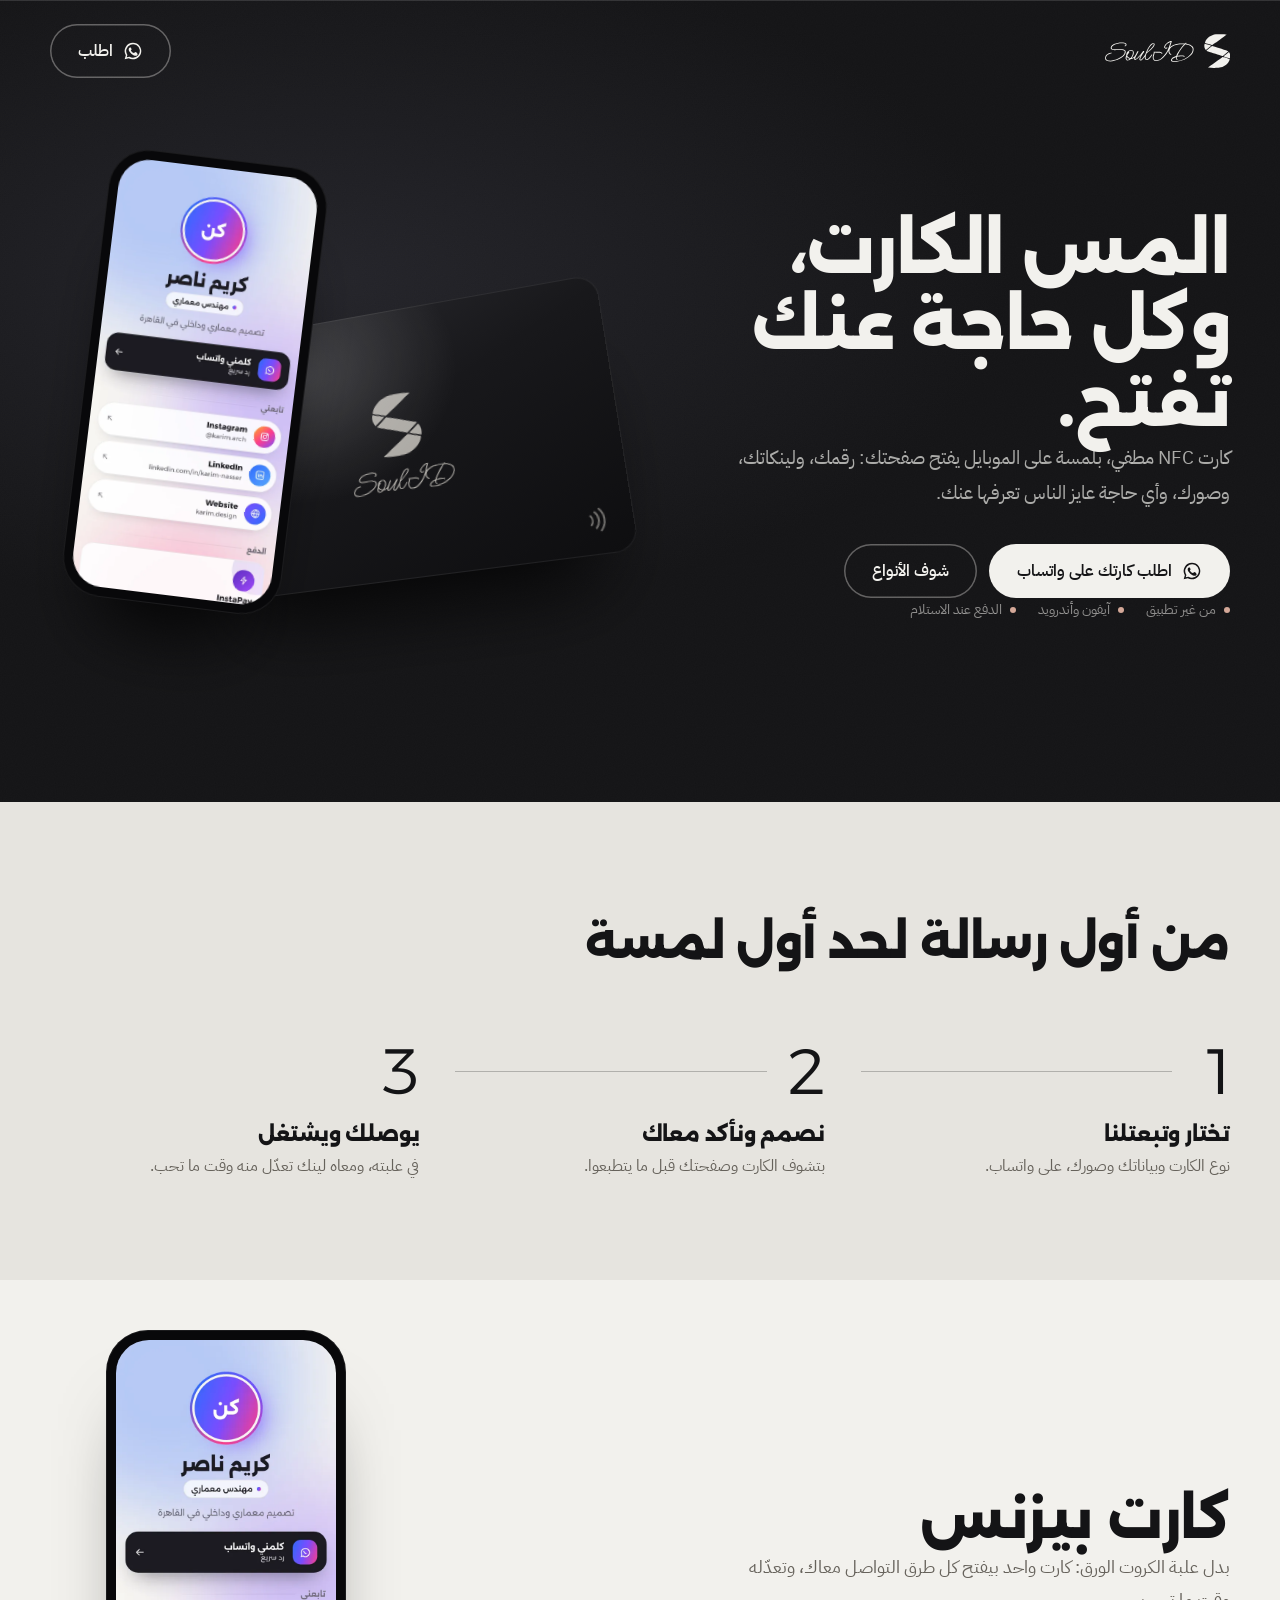
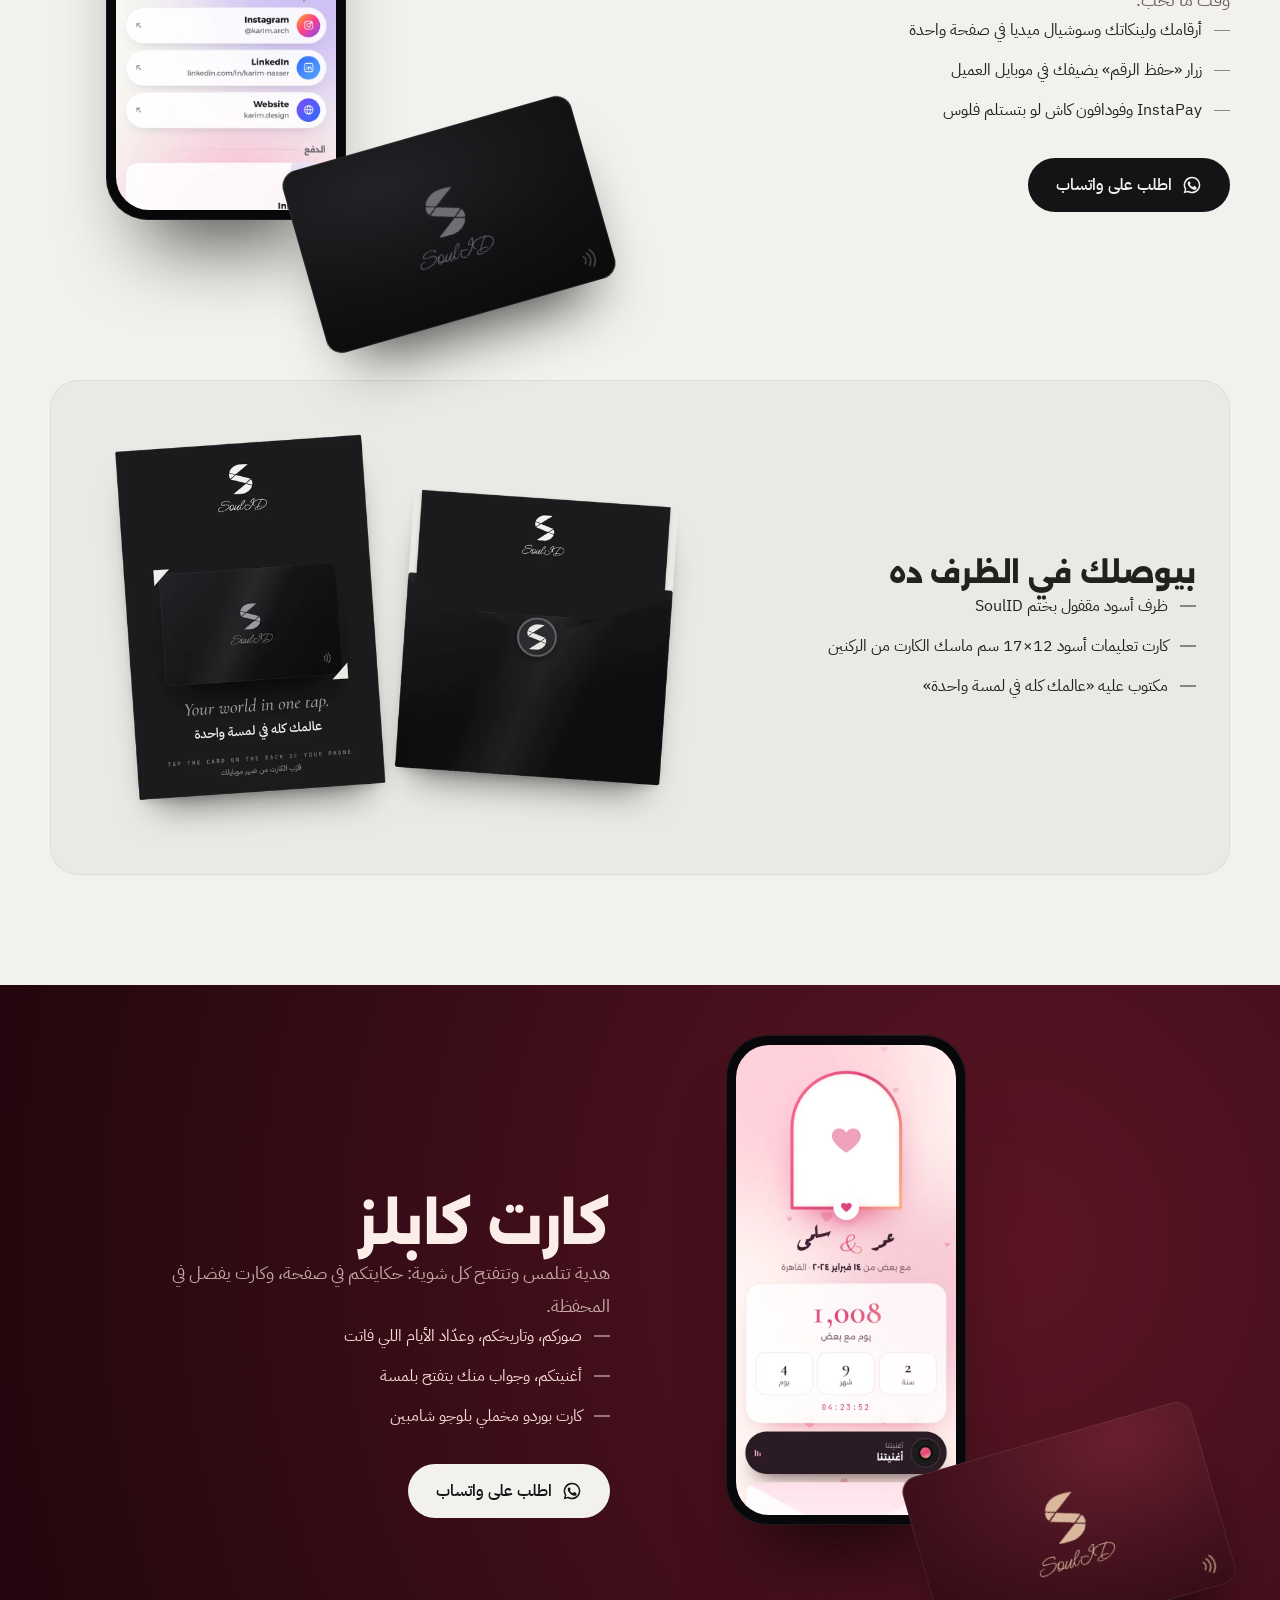
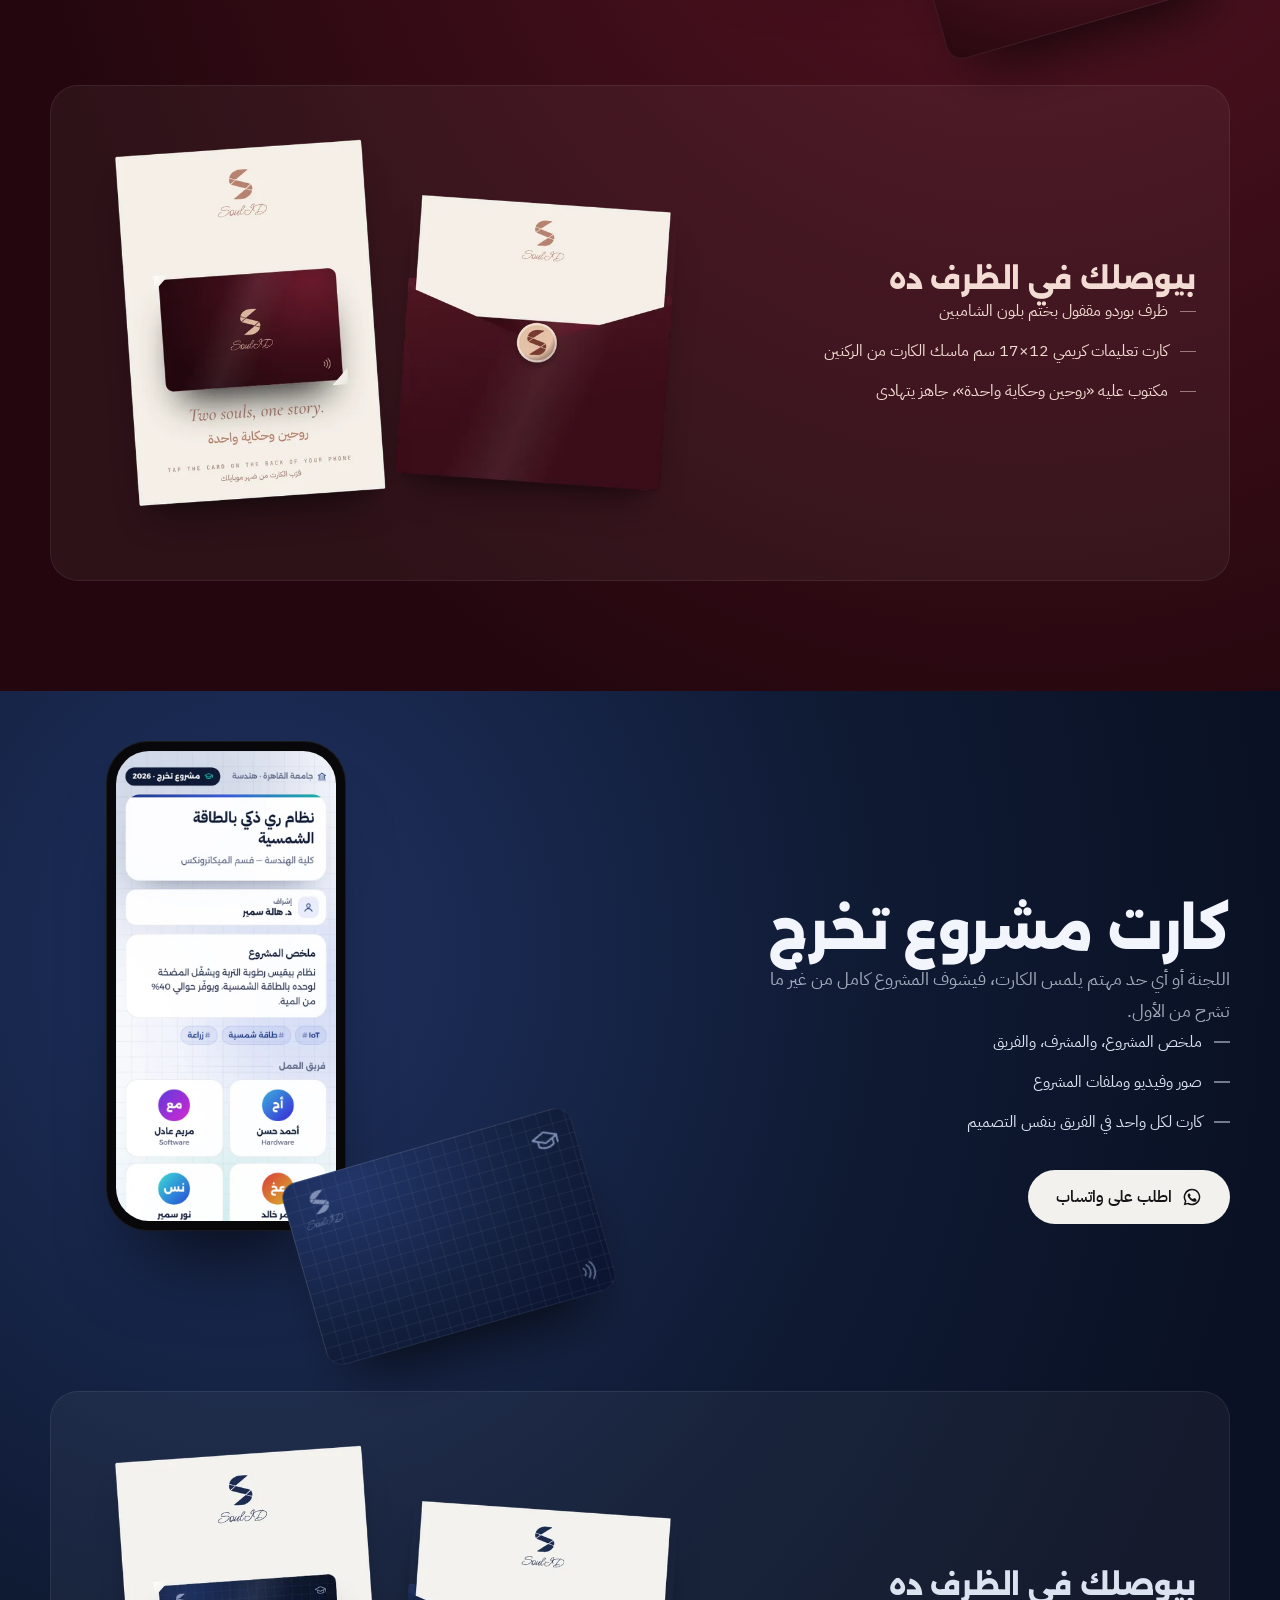
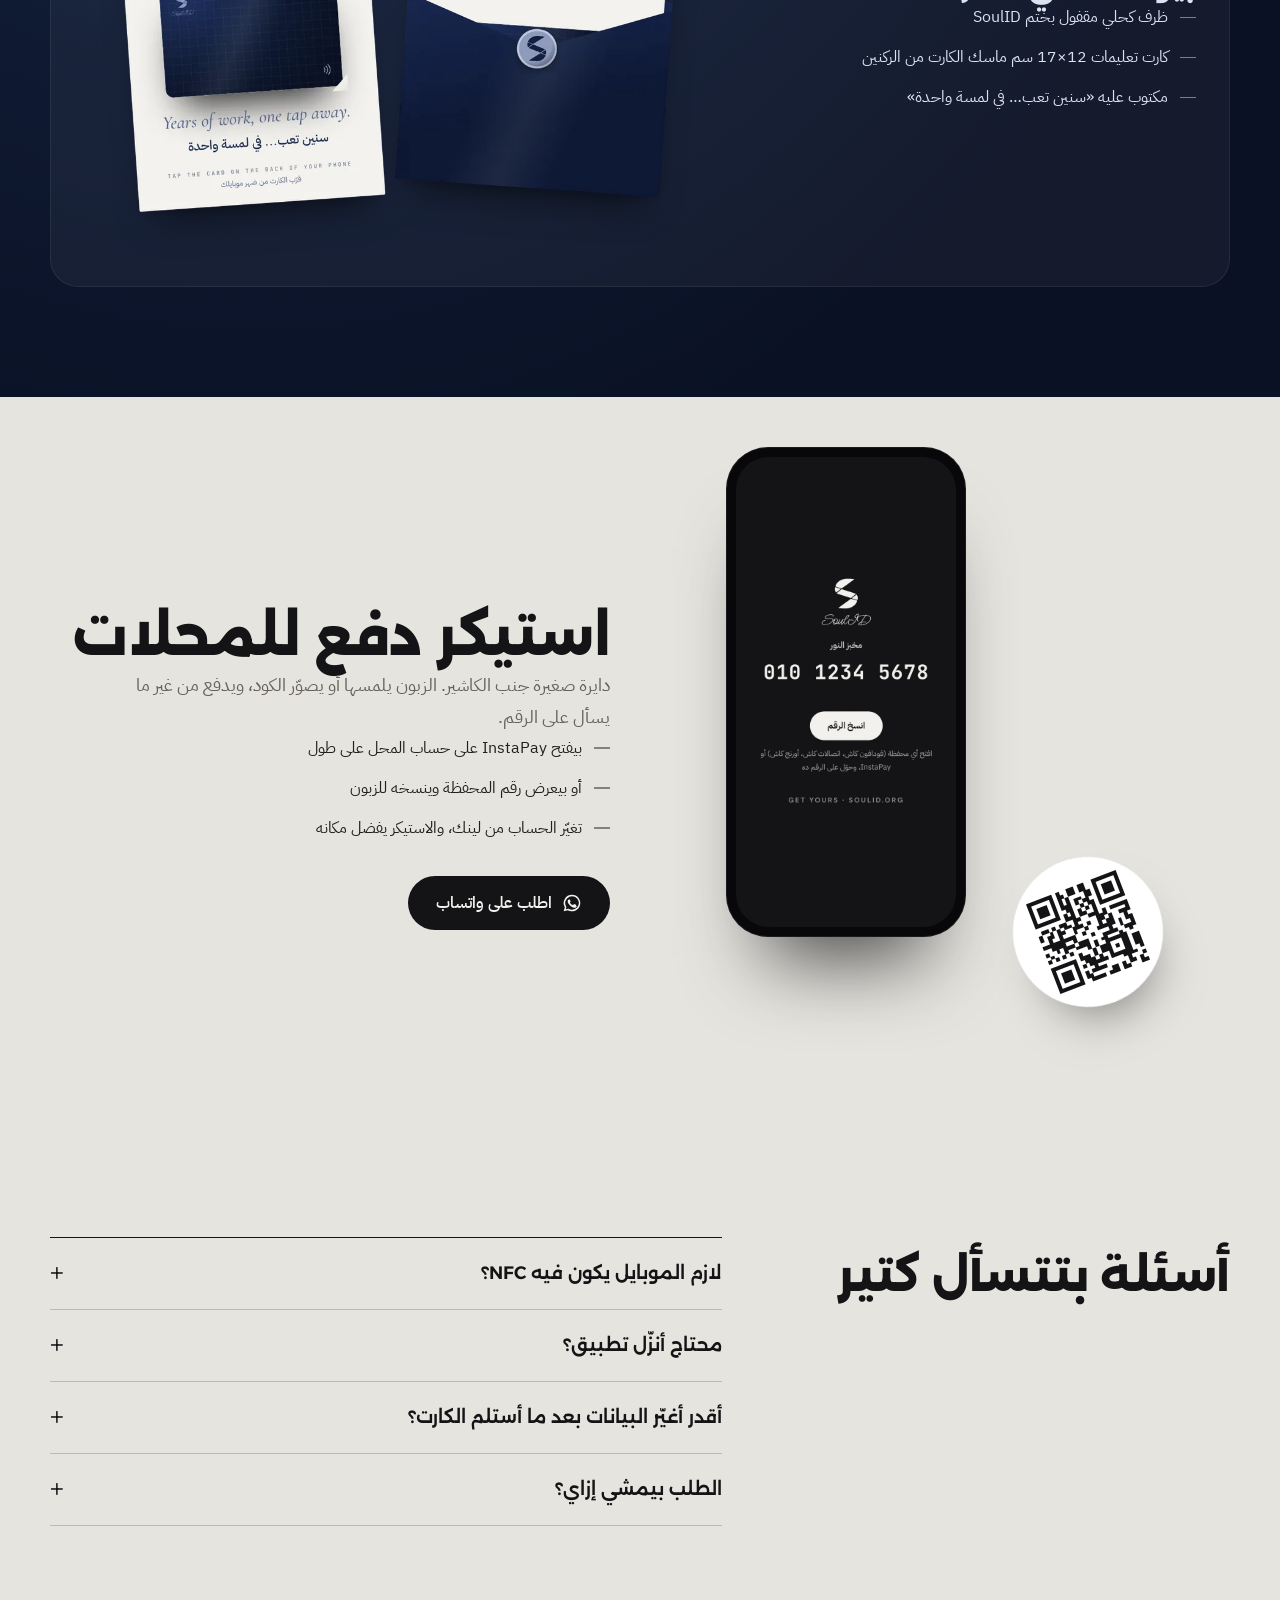
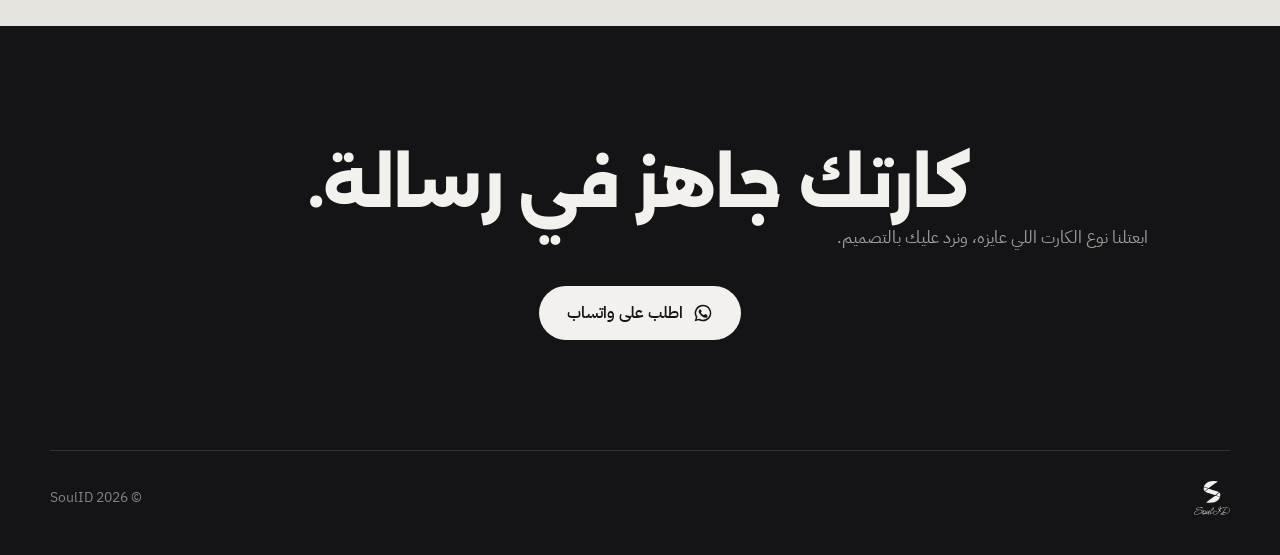
<file: index.html>
<!doctype html>
<html lang="en">
<head>
<meta charset="utf-8">
<meta name="viewport" content="width=device-width, initial-scale=1, viewport-fit=cover">
<meta name="claude:viewport-fit-sides" content="cover">
<meta name="theme-color" content="#f4f5fb">
<title>SoulID</title>
<link rel="icon" type="image/svg+xml" href="favicon.svg">
<link rel="apple-touch-icon" href="apple-touch-icon.png">
<meta name="theme-color" content="#141416">
<link rel="preconnect" href="https://fonts.googleapis.com">
<link rel="stylesheet" href="https://fonts.googleapis.com/css2?family=Unbounded:wght@600;700;800&family=DM+Sans:wght@400;600;700&family=JetBrains+Mono:wght@400;500;700&display=swap">
<link rel="stylesheet" href="site.css?v=b1e91780">
<link rel="stylesheet" href="tpl.css?v=d03c28cf">
<style>
*,*::before,*::after{box-sizing:border-box}
:root{padding-top:env(safe-area-inset-top,0px);padding-bottom:env(safe-area-inset-bottom,0px)}
body{margin:0} img{max-width:100%}

@media (prefers-reduced-motion:reduce){*,*::before,*::after{animation-duration:.01ms!important;animation-delay:0s!important;transition:none!important}}
</style>
<link rel="stylesheet" href="home.css?v=0983a362">
<meta name="description" content="كروت NFC من SoulID: المس الكارت بالموبايل وصفحتك تفتح. كروت بيزنس، كابلز، مشاريع تخرج، واستيكرات دفع للمحلات.">
</head>
<body>
<script>(function(){var fs=0,D=document.documentElement;window.__sg0=0;window.sidGo=function(){if(window.__sg0)return;window.__sg0=performance.now();document.body.classList.add("sg")};function put(t){if(!t)return;if(document.body.getAttribute("data-tpl")!==t)document.body.setAttribute("data-tpl",t);sidGo()}function flash(){if(!fs){fs=performance.now();D.classList.add("pay");sidGo()}}function ready(f){if(document.readyState==="loading")document.addEventListener("DOMContentLoaded",f);else f()}function wallet(ph,nm){window.__payGo=1;D.classList.add("pay-wallet");ready(function(){ var q=function(c){return document.querySelector(c)},sp=q(".splash");if(sp)sp.removeAttribute("aria-hidden"); q(".gw-n").textContent=nm||"";q(".gw-num").textContent=ph.replace(/^(\d{3})(\d{4})(\d{4})$/,"$1 $2 $3"); var ok=function(){D.classList.add("pay-copied")}; var old=function(){try{var t=document.createElement("textarea");t.value=ph;t.setAttribute("readonly","");t.style.cssText="position:fixed;opacity:0;top:0";document.body.appendChild(t);t.select();t.setSelectionRange(0,99);var r=document.execCommand("copy");t.remove();if(r)ok()}catch(e){}}; var cp=function(g){if(navigator.clipboard&&navigator.clipboard.writeText)navigator.clipboard.writeText(ph).then(ok,function(){if(g)old()});else if(g)old()}; q(".gw-b").addEventListener("click",function(){cp(1)});q(".gw-num").addEventListener("click",function(){cp(1)}); cp(0)})}window.sidPay=function(u,ph,m,nm){flash();if(window.__payGo)return; var url=u&&/^https:\/\/\S+$/i.test(u),tel=ph&&/^01[0125]\d{8}$/.test(ph),w=m==="wallet"||(!url&&tel); if(w&&tel)wallet(ph,nm); else if(!w&&url){window.__payGo=1;setTimeout(function(){location.replace(u)},Math.max(0,800-(performance.now()-fs)))} else D.classList.add("pay-none")};try{var q=new URLSearchParams(location.search).get("u"),h=location.hash.slice(1),s=location.pathname.split("/").filter(Boolean).pop()||""; if(/^(index|edit|admin|cards)(\.html)?$/i.test(s))s="";if(!q&&!h&&!s){D.classList.add("home");sidGo();return} var g=(q||h||s||"ahmed").toLowerCase().replace(/[^a-z0-9_-]/g,""),t=null; try{t=localStorage.getItem("sid-tpl:"+g)}catch(e){} if(t==="pay")flash();else if(t)put(t); fetch("https://firestore.googleapis.com/v1/projects/meneam-cards/databases/(default)/documents/profiles/"+g+"?mask.fieldPaths=template&mask.fieldPaths=payUrl&mask.fieldPaths=payPhone&mask.fieldPaths=payMode&mask.fieldPaths=name&key=AIzaSyCZdifRhDQvSyd2OGEVraoqWD0sR23gmZs",{cache:"no-store"}) .then(function(r){return r.ok?r.json():{}}).then(function(j){var f=j.fields||{},v=function(k){return f[k]&&f[k].stringValue||""},tp=v("template")||"dev";  try{localStorage.setItem("sid-tpl:"+g,tp)}catch(e){}  if(tp==="pay")sidPay(v("payUrl"),v("payPhone"),v("payMode"),v("name"));else{if(fs){fs=0;D.classList.remove("pay")}put(tp)}},function(){sidGo()})}catch(e){}setTimeout(sidGo,3000)})()</script>
<div class="prog" aria-hidden="true"></div>
<div class="mesh" aria-hidden="true"></div>
<canvas id="code" aria-hidden="true"></canvas>
<div class="veil" aria-hidden="true"></div>
<div class="splash" aria-hidden="true"><div class="boot"><svg class="s-lg" viewBox="1.8 0.8 1855.7 1757.5" fill="currentColor" fill-rule="evenodd" role="img" aria-label="SoulID"><g class="s-sym"><path class="sp" style="--d:0" d="M724 360C706 355 654 340 608 326C561 312 522 301 522 300C521 299 525 278 528 266C567 140 724 26 882 10C949 3 1060 3 1136 10C1169 13 1226 20 1232 22C1234 23 1248 12 1063 146C1001 192 906 261 853 300C800 338 756 370 755 370C755 370 740 366 724 360Z"/><path class="sp" style="--d:1" d="M541 524C503 466 491 409 504 349C507 336 512 322 514 322C514 322 554 334 602 348C650 362 698 377 708 380C719 383 727 386 727 386C727 387 545 528 544 528C544 528 542 526 541 524Z"/><path class="sp" style="--d:2" d="M1067 718C1028 706 726 609 626 577C591 566 562 556 562 556C562 556 591 532 626 503C660 475 704 439 722 424L756 396L851 426C962 462 1186 534 1251 555C1276 563 1297 570 1297 570C1298 570 1276 589 1249 611C1134 706 1104 730 1103 730C1103 730 1086 725 1067 718Z"/><path class="sp" style="--d:3" d="M1272 783C1232 770 1184 756 1165 750C1140 743 1132 740 1133 739C1134 739 1175 707 1225 668L1316 598L1323 609C1341 636 1353 668 1359 700C1361 712 1361 744 1359 758C1357 773 1349 805 1347 805C1347 805 1313 795 1272 783Z"/><path class="sp" style="--d:4" d="M808 1121C752 1119 693 1114 636 1106C631 1105 627 1104 626 1104C626 1103 1104 757 1105 757C1106 757 1131 764 1160 773C1190 782 1242 797 1276 807C1310 817 1338 826 1338 826C1340 828 1333 857 1327 873C1290 973 1179 1065 1050 1102C1022 1111 996 1115 964 1118C932 1121 852 1122 808 1121Z"/></g><path class="s-word" d="M1437 1755C1422 1753 1410 1751 1402 1747C1392 1742 1389 1739 1385 1732C1383 1727 1383 1726 1383 1717C1384 1703 1388 1695 1398 1683C1414 1667 1438 1653 1476 1640L1490 1635L1496 1621C1510 1590 1521 1571 1544 1536C1588 1470 1633 1410 1652 1393L1659 1386L1650 1386C1594 1381 1505 1392 1461 1409C1401 1431 1362 1465 1352 1504C1349 1516 1349 1541 1351 1551C1357 1571 1366 1582 1381 1590C1387 1593 1391 1596 1392 1597C1394 1602 1390 1607 1385 1609C1379 1610 1365 1604 1355 1595C1339 1580 1330 1559 1329 1532L1329 1519L1321 1534C1287 1602 1232 1667 1179 1703C1138 1730 1094 1742 1058 1736C1030 1732 1012 1715 1004 1686C1000 1674 1001 1648 1004 1630C1008 1612 1016 1585 1019 1576C1023 1567 1024 1559 1021 1556C1020 1555 1019 1552 1019 1550C1018 1545 1021 1544 1031 1544C1036 1545 1064 1545 1094 1546C1150 1547 1159 1547 1176 1552C1194 1557 1202 1564 1202 1574C1202 1583 1198 1587 1191 1587C1186 1587 1184 1584 1183 1578C1182 1573 1178 1570 1166 1568C1147 1564 1126 1563 1082 1563L1040 1562L1040 1570C1039 1579 1035 1592 1028 1615C1021 1638 1019 1648 1019 1662C1019 1676 1020 1683 1025 1693C1035 1713 1052 1722 1078 1720C1110 1719 1136 1710 1167 1689C1204 1664 1251 1613 1284 1562C1310 1520 1338 1454 1362 1377C1369 1354 1372 1347 1377 1341L1379 1338L1375 1338C1358 1341 1327 1358 1304 1376C1289 1389 1274 1407 1265 1422C1258 1434 1256 1449 1260 1455C1266 1464 1280 1464 1291 1457C1299 1452 1308 1455 1309 1462C1309 1467 1306 1470 1295 1474C1275 1482 1259 1480 1248 1468C1233 1452 1235 1432 1254 1406C1262 1394 1293 1363 1304 1355C1335 1333 1366 1321 1389 1321C1395 1321 1398 1321 1399 1322C1400 1324 1399 1331 1393 1346C1390 1354 1386 1366 1384 1374C1379 1390 1368 1424 1362 1441C1359 1448 1357 1453 1357 1453C1357 1454 1360 1450 1364 1446C1399 1410 1460 1384 1530 1375C1574 1369 1586 1369 1628 1369C1649 1370 1669 1370 1671 1371L1676 1371L1683 1364C1690 1357 1691 1357 1695 1357C1701 1357 1704 1360 1703 1366C1703 1368 1702 1370 1702 1370C1700 1373 1702 1374 1712 1375C1766 1384 1813 1407 1836 1435C1850 1454 1856 1470 1855 1497C1855 1540 1837 1579 1798 1619C1728 1690 1621 1740 1506 1753C1485 1755 1451 1756 1437 1755ZM80 1744C38 1739 14 1723 6 1694C4 1684 4 1664 7 1654C16 1621 45 1590 82 1576C96 1570 116 1565 128 1564C138 1564 139 1564 141 1566C142 1568 143 1570 143 1572C142 1578 139 1580 129 1582C125 1582 116 1584 110 1585C73 1591 38 1619 27 1651C19 1672 22 1694 34 1707C44 1718 55 1724 76 1728C123 1738 206 1721 279 1687C362 1648 416 1595 415 1550C415 1542 415 1539 413 1535C407 1520 390 1511 362 1507C347 1505 298 1505 262 1508C175 1514 136 1507 125 1483C122 1477 122 1476 122 1465C122 1444 128 1431 145 1414C158 1401 169 1393 190 1384C272 1343 404 1336 442 1370C454 1381 456 1403 447 1414C443 1418 428 1429 425 1430C417 1432 409 1422 415 1417C416 1416 419 1413 422 1412C430 1407 433 1403 433 1396C433 1380 418 1372 383 1368C347 1363 313 1366 270 1374C206 1388 162 1412 148 1441C137 1463 139 1478 155 1486C170 1493 203 1495 266 1491C365 1485 405 1492 426 1518C436 1530 438 1552 432 1571C428 1582 417 1603 410 1612C392 1637 356 1666 318 1686C241 1728 143 1752 80 1744ZM1482 1739C1517 1736 1571 1725 1606 1714C1647 1701 1698 1675 1732 1652C1789 1612 1825 1565 1834 1520C1836 1508 1837 1487 1835 1478C1826 1432 1779 1402 1696 1390L1683 1388L1679 1390C1674 1394 1656 1414 1643 1431C1608 1474 1570 1528 1543 1573C1532 1592 1513 1628 1514 1630C1514 1630 1520 1629 1527 1628C1590 1618 1634 1619 1655 1630C1668 1636 1672 1644 1666 1649C1661 1653 1656 1652 1651 1648C1641 1640 1631 1638 1603 1638C1579 1638 1542 1642 1512 1648L1506 1650L1504 1659C1499 1681 1502 1693 1514 1698C1521 1702 1523 1706 1518 1712C1512 1717 1500 1712 1493 1702C1488 1694 1484 1670 1485 1660C1486 1656 1486 1656 1470 1662C1436 1674 1414 1690 1406 1705C1402 1713 1402 1724 1405 1728C1413 1738 1441 1742 1482 1739ZM461 1725C449 1721 439 1708 434 1692C430 1676 434 1649 444 1627C446 1622 447 1620 446 1617C446 1612 448 1594 451 1583C459 1548 487 1520 522 1510C530 1508 533 1508 548 1508C562 1508 564 1508 571 1510C602 1521 612 1549 602 1593C599 1608 592 1623 573 1657C568 1665 564 1673 564 1673C564 1676 575 1675 584 1671C605 1663 631 1631 654 1585C668 1557 678 1540 684 1533C688 1529 688 1529 692 1529C697 1530 701 1533 701 1537C701 1540 696 1549 667 1608C639 1662 636 1669 634 1680C632 1698 639 1701 657 1689C671 1680 682 1670 705 1644C732 1615 738 1607 768 1569C798 1530 799 1529 804 1527C818 1523 826 1530 821 1542C818 1549 804 1572 793 1586C767 1622 740 1679 740 1698C740 1703 742 1708 746 1709C760 1712 785 1687 827 1626C834 1616 840 1606 842 1604C844 1602 846 1598 848 1590C872 1516 920 1427 956 1392C978 1372 1006 1360 1024 1366C1050 1373 1048 1402 1017 1443C993 1474 964 1502 911 1543C904 1550 891 1560 884 1568L870 1581L866 1593C856 1625 850 1657 853 1674C856 1695 868 1704 887 1698C908 1693 926 1676 962 1624C970 1613 977 1603 978 1602C980 1600 986 1601 988 1603C992 1607 989 1614 976 1633C939 1690 909 1714 874 1714C852 1714 840 1705 836 1684C834 1677 833 1658 834 1649L835 1644L833 1647C832 1648 828 1654 824 1660C802 1690 779 1715 767 1722C750 1731 729 1726 723 1713C719 1704 721 1687 727 1670C729 1663 741 1639 749 1624C754 1615 754 1615 732 1640C683 1696 651 1718 628 1714C615 1711 610 1694 614 1675C615 1672 615 1672 609 1676C595 1687 577 1693 555 1695L543 1696L536 1701C523 1712 509 1720 496 1724C486 1727 470 1728 461 1725ZM488 1709C495 1708 503 1704 514 1696C522 1690 522 1689 518 1689C509 1689 491 1683 481 1676C474 1671 464 1661 460 1656C459 1654 457 1652 457 1653C457 1653 456 1658 455 1662C450 1688 455 1704 469 1709C476 1711 480 1711 488 1709ZM542 1668C555 1652 569 1628 576 1610C593 1568 589 1534 565 1525C557 1522 538 1522 529 1525C516 1529 496 1540 496 1544C496 1545 497 1545 500 1545C505 1545 510 1549 510 1553C510 1554 504 1564 496 1575C481 1596 477 1602 471 1615C466 1625 466 1627 473 1640C483 1658 502 1671 524 1673C537 1674 537 1674 542 1668ZM902 1534C910 1527 923 1516 930 1510C974 1474 1012 1428 1021 1399C1027 1381 1020 1374 1001 1382C965 1398 927 1450 887 1538C881 1551 881 1551 884 1549C886 1548 894 1541 902 1534Z"/></svg><div class="log">tap · connect · share</div><div class="gy"><span class="gy-a">Get yours · soulid.org</span><span class="gy-b">This sticker isn&#39;t set up yet</span></div><div class="gw" dir="rtl"><div class="gw-n"></div><button type="button" class="gw-num" dir="ltr" aria-label="انسخ الرقم"></button><div class="gw-ok">✓ الرقم اتنسخ</div><button type="button" class="gw-b"><span class="gw-b1">انسخ الرقم</span><span class="gw-b2">انسخ تاني</span></button><div class="gw-h">افتح أي محفظة (فودافون كاش، اتصالات كاش، أورنج كاش) أو InstaPay، وحوّل على الرقم ده</div></div></div></div>
<div id="home" dir="rtl" lang="ar"><section class="hh"><div class="hx"><header class="ht"><a class="mk" href="/" aria-label="SoulID home"><svg class="" viewBox="489 0.8 874.1 1123.5" fill="currentColor" role="img" aria-label="SoulID"><path d="M724 360C706 355 654 340 608 326C561 312 522 301 522 300C521 299 525 278 528 266C567 140 724 26 882 10C949 3 1060 3 1136 10C1169 13 1226 20 1232 22C1234 23 1248 12 1063 146C1001 192 906 261 853 300C800 338 756 370 755 370C755 370 740 366 724 360Z"/><path d="M541 524C503 466 491 409 504 349C507 336 512 322 514 322C514 322 554 334 602 348C650 362 698 377 708 380C719 383 727 386 727 386C727 387 545 528 544 528C544 528 542 526 541 524Z"/><path d="M1067 718C1028 706 726 609 626 577C591 566 562 556 562 556C562 556 591 532 626 503C660 475 704 439 722 424L756 396L851 426C962 462 1186 534 1251 555C1276 563 1297 570 1297 570C1298 570 1276 589 1249 611C1134 706 1104 730 1103 730C1103 730 1086 725 1067 718Z"/><path d="M1272 783C1232 770 1184 756 1165 750C1140 743 1132 740 1133 739C1134 739 1175 707 1225 668L1316 598L1323 609C1341 636 1353 668 1359 700C1361 712 1361 744 1359 758C1357 773 1349 805 1347 805C1347 805 1313 795 1272 783Z"/><path d="M808 1121C752 1119 693 1114 636 1106C631 1105 627 1104 626 1104C626 1103 1104 757 1105 757C1106 757 1131 764 1160 773C1190 782 1242 797 1276 807C1310 817 1338 826 1338 826C1340 828 1333 857 1327 873C1290 973 1179 1065 1050 1102C1022 1111 996 1115 964 1118C932 1121 852 1122 808 1121Z"/></svg><svg class="wd" viewBox="1.8 1319 1855.7 439.3" fill="currentColor" fill-rule="evenodd" role="img" aria-label="SoulID"><path d="M1437 1755C1422 1753 1410 1751 1402 1747C1392 1742 1389 1739 1385 1732C1383 1727 1383 1726 1383 1717C1384 1703 1388 1695 1398 1683C1414 1667 1438 1653 1476 1640L1490 1635L1496 1621C1510 1590 1521 1571 1544 1536C1588 1470 1633 1410 1652 1393L1659 1386L1650 1386C1594 1381 1505 1392 1461 1409C1401 1431 1362 1465 1352 1504C1349 1516 1349 1541 1351 1551C1357 1571 1366 1582 1381 1590C1387 1593 1391 1596 1392 1597C1394 1602 1390 1607 1385 1609C1379 1610 1365 1604 1355 1595C1339 1580 1330 1559 1329 1532L1329 1519L1321 1534C1287 1602 1232 1667 1179 1703C1138 1730 1094 1742 1058 1736C1030 1732 1012 1715 1004 1686C1000 1674 1001 1648 1004 1630C1008 1612 1016 1585 1019 1576C1023 1567 1024 1559 1021 1556C1020 1555 1019 1552 1019 1550C1018 1545 1021 1544 1031 1544C1036 1545 1064 1545 1094 1546C1150 1547 1159 1547 1176 1552C1194 1557 1202 1564 1202 1574C1202 1583 1198 1587 1191 1587C1186 1587 1184 1584 1183 1578C1182 1573 1178 1570 1166 1568C1147 1564 1126 1563 1082 1563L1040 1562L1040 1570C1039 1579 1035 1592 1028 1615C1021 1638 1019 1648 1019 1662C1019 1676 1020 1683 1025 1693C1035 1713 1052 1722 1078 1720C1110 1719 1136 1710 1167 1689C1204 1664 1251 1613 1284 1562C1310 1520 1338 1454 1362 1377C1369 1354 1372 1347 1377 1341L1379 1338L1375 1338C1358 1341 1327 1358 1304 1376C1289 1389 1274 1407 1265 1422C1258 1434 1256 1449 1260 1455C1266 1464 1280 1464 1291 1457C1299 1452 1308 1455 1309 1462C1309 1467 1306 1470 1295 1474C1275 1482 1259 1480 1248 1468C1233 1452 1235 1432 1254 1406C1262 1394 1293 1363 1304 1355C1335 1333 1366 1321 1389 1321C1395 1321 1398 1321 1399 1322C1400 1324 1399 1331 1393 1346C1390 1354 1386 1366 1384 1374C1379 1390 1368 1424 1362 1441C1359 1448 1357 1453 1357 1453C1357 1454 1360 1450 1364 1446C1399 1410 1460 1384 1530 1375C1574 1369 1586 1369 1628 1369C1649 1370 1669 1370 1671 1371L1676 1371L1683 1364C1690 1357 1691 1357 1695 1357C1701 1357 1704 1360 1703 1366C1703 1368 1702 1370 1702 1370C1700 1373 1702 1374 1712 1375C1766 1384 1813 1407 1836 1435C1850 1454 1856 1470 1855 1497C1855 1540 1837 1579 1798 1619C1728 1690 1621 1740 1506 1753C1485 1755 1451 1756 1437 1755ZM80 1744C38 1739 14 1723 6 1694C4 1684 4 1664 7 1654C16 1621 45 1590 82 1576C96 1570 116 1565 128 1564C138 1564 139 1564 141 1566C142 1568 143 1570 143 1572C142 1578 139 1580 129 1582C125 1582 116 1584 110 1585C73 1591 38 1619 27 1651C19 1672 22 1694 34 1707C44 1718 55 1724 76 1728C123 1738 206 1721 279 1687C362 1648 416 1595 415 1550C415 1542 415 1539 413 1535C407 1520 390 1511 362 1507C347 1505 298 1505 262 1508C175 1514 136 1507 125 1483C122 1477 122 1476 122 1465C122 1444 128 1431 145 1414C158 1401 169 1393 190 1384C272 1343 404 1336 442 1370C454 1381 456 1403 447 1414C443 1418 428 1429 425 1430C417 1432 409 1422 415 1417C416 1416 419 1413 422 1412C430 1407 433 1403 433 1396C433 1380 418 1372 383 1368C347 1363 313 1366 270 1374C206 1388 162 1412 148 1441C137 1463 139 1478 155 1486C170 1493 203 1495 266 1491C365 1485 405 1492 426 1518C436 1530 438 1552 432 1571C428 1582 417 1603 410 1612C392 1637 356 1666 318 1686C241 1728 143 1752 80 1744ZM1482 1739C1517 1736 1571 1725 1606 1714C1647 1701 1698 1675 1732 1652C1789 1612 1825 1565 1834 1520C1836 1508 1837 1487 1835 1478C1826 1432 1779 1402 1696 1390L1683 1388L1679 1390C1674 1394 1656 1414 1643 1431C1608 1474 1570 1528 1543 1573C1532 1592 1513 1628 1514 1630C1514 1630 1520 1629 1527 1628C1590 1618 1634 1619 1655 1630C1668 1636 1672 1644 1666 1649C1661 1653 1656 1652 1651 1648C1641 1640 1631 1638 1603 1638C1579 1638 1542 1642 1512 1648L1506 1650L1504 1659C1499 1681 1502 1693 1514 1698C1521 1702 1523 1706 1518 1712C1512 1717 1500 1712 1493 1702C1488 1694 1484 1670 1485 1660C1486 1656 1486 1656 1470 1662C1436 1674 1414 1690 1406 1705C1402 1713 1402 1724 1405 1728C1413 1738 1441 1742 1482 1739ZM461 1725C449 1721 439 1708 434 1692C430 1676 434 1649 444 1627C446 1622 447 1620 446 1617C446 1612 448 1594 451 1583C459 1548 487 1520 522 1510C530 1508 533 1508 548 1508C562 1508 564 1508 571 1510C602 1521 612 1549 602 1593C599 1608 592 1623 573 1657C568 1665 564 1673 564 1673C564 1676 575 1675 584 1671C605 1663 631 1631 654 1585C668 1557 678 1540 684 1533C688 1529 688 1529 692 1529C697 1530 701 1533 701 1537C701 1540 696 1549 667 1608C639 1662 636 1669 634 1680C632 1698 639 1701 657 1689C671 1680 682 1670 705 1644C732 1615 738 1607 768 1569C798 1530 799 1529 804 1527C818 1523 826 1530 821 1542C818 1549 804 1572 793 1586C767 1622 740 1679 740 1698C740 1703 742 1708 746 1709C760 1712 785 1687 827 1626C834 1616 840 1606 842 1604C844 1602 846 1598 848 1590C872 1516 920 1427 956 1392C978 1372 1006 1360 1024 1366C1050 1373 1048 1402 1017 1443C993 1474 964 1502 911 1543C904 1550 891 1560 884 1568L870 1581L866 1593C856 1625 850 1657 853 1674C856 1695 868 1704 887 1698C908 1693 926 1676 962 1624C970 1613 977 1603 978 1602C980 1600 986 1601 988 1603C992 1607 989 1614 976 1633C939 1690 909 1714 874 1714C852 1714 840 1705 836 1684C834 1677 833 1658 834 1649L835 1644L833 1647C832 1648 828 1654 824 1660C802 1690 779 1715 767 1722C750 1731 729 1726 723 1713C719 1704 721 1687 727 1670C729 1663 741 1639 749 1624C754 1615 754 1615 732 1640C683 1696 651 1718 628 1714C615 1711 610 1694 614 1675C615 1672 615 1672 609 1676C595 1687 577 1693 555 1695L543 1696L536 1701C523 1712 509 1720 496 1724C486 1727 470 1728 461 1725ZM488 1709C495 1708 503 1704 514 1696C522 1690 522 1689 518 1689C509 1689 491 1683 481 1676C474 1671 464 1661 460 1656C459 1654 457 1652 457 1653C457 1653 456 1658 455 1662C450 1688 455 1704 469 1709C476 1711 480 1711 488 1709ZM542 1668C555 1652 569 1628 576 1610C593 1568 589 1534 565 1525C557 1522 538 1522 529 1525C516 1529 496 1540 496 1544C496 1545 497 1545 500 1545C505 1545 510 1549 510 1553C510 1554 504 1564 496 1575C481 1596 477 1602 471 1615C466 1625 466 1627 473 1640C483 1658 502 1671 524 1673C537 1674 537 1674 542 1668ZM902 1534C910 1527 923 1516 930 1510C974 1474 1012 1428 1021 1399C1027 1381 1020 1374 1001 1382C965 1398 927 1450 887 1538C881 1551 881 1551 884 1549C886 1548 894 1541 902 1534Z"/></svg></a><a class="hb ghost" href="https://wa.me/201133076416?text=%D8%A3%D9%87%D9%84%D8%A7%D9%8B%D8%8C%20%D8%B9%D8%A7%D9%8A%D8%B2%20%D8%A3%D8%B9%D8%B1%D9%81%20%D8%A3%D9%83%D8%AA%D8%B1%20%D8%B9%D9%86%20%D9%83%D8%B1%D9%88%D8%AA%20SoulID" target="_blank" rel="noopener"><svg viewBox="0 0 24 24" fill="currentColor" aria-hidden="true"><path d="M12 2a10 10 0 0 0-8.6 15.1L2 22l5-1.3A10 10 0 1 0 12 2Zm0 18.2a8.2 8.2 0 0 1-4.2-1.2l-.3-.2-3 .8.8-2.9-.2-.3A8.2 8.2 0 1 1 12 20.2Zm4.5-6.1c-.2-.1-1.5-.7-1.7-.8s-.4-.1-.6.1-.7.8-.8 1-.3.2-.5.1a6.7 6.7 0 0 1-3.3-2.9c-.3-.4.3-.4.7-1.3.1-.2 0-.3 0-.4l-.8-1.8c-.2-.5-.4-.4-.6-.4h-.5a1 1 0 0 0-.7.3 3 3 0 0 0-.9 2.2 5.2 5.2 0 0 0 1.1 2.8 11.9 11.9 0 0 0 4.6 4c1.7.7 2.4.8 3.2.7.5-.1 1.5-.6 1.7-1.2s.2-1.1.1-1.2-.2-.1-.5-.3Z"/></svg>اطلب</a></header><div class="hg"><div><h1>المس الكارت،<br>وكل حاجة عنك تفتح.</h1><p class="ld">كارت NFC مطفي، بلمسة على الموبايل يفتح صفحتك: رقمك، ولينكاتك، وصورك، وأي حاجة عايز الناس تعرفها عنك.</p><div class="ac"><a class="hb light" href="https://wa.me/201133076416?text=%D8%A3%D9%87%D9%84%D8%A7%D9%8B%D8%8C%20%D8%B9%D8%A7%D9%8A%D8%B2%20%D8%A3%D8%B7%D9%84%D8%A8%20%D9%83%D8%A7%D8%B1%D8%AA%20%D9%85%D9%86%20SoulID" target="_blank" rel="noopener"><svg viewBox="0 0 24 24" fill="currentColor" aria-hidden="true"><path d="M12 2a10 10 0 0 0-8.6 15.1L2 22l5-1.3A10 10 0 1 0 12 2Zm0 18.2a8.2 8.2 0 0 1-4.2-1.2l-.3-.2-3 .8.8-2.9-.2-.3A8.2 8.2 0 1 1 12 20.2Zm4.5-6.1c-.2-.1-1.5-.7-1.7-.8s-.4-.1-.6.1-.7.8-.8 1-.3.2-.5.1a6.7 6.7 0 0 1-3.3-2.9c-.3-.4.3-.4.7-1.3.1-.2 0-.3 0-.4l-.8-1.8c-.2-.5-.4-.4-.6-.4h-.5a1 1 0 0 0-.7.3 3 3 0 0 0-.9 2.2 5.2 5.2 0 0 0 1.1 2.8 11.9 11.9 0 0 0 4.6 4c1.7.7 2.4.8 3.2.7.5-.1 1.5-.6 1.7-1.2s.2-1.1.1-1.2-.2-.1-.5-.3Z"/></svg>اطلب كارتك على واتساب</a><a class="hb ghost" href="#kinds">شوف الأنواع</a></div><ul class="tr"><li>من غير تطبيق</li><li>آيفون وأندرويد</li><li>الدفع عند الاستلام</li></ul></div><div class="hs" aria-hidden="true"><div class="hc"><svg class="lg" viewBox="1.8 0.8 1855.7 1757.5" fill="currentColor" fill-rule="evenodd" role="img" aria-label="SoulID"><g class="s-sym"><path class="sp" style="--d:0" d="M724 360C706 355 654 340 608 326C561 312 522 301 522 300C521 299 525 278 528 266C567 140 724 26 882 10C949 3 1060 3 1136 10C1169 13 1226 20 1232 22C1234 23 1248 12 1063 146C1001 192 906 261 853 300C800 338 756 370 755 370C755 370 740 366 724 360Z"/><path class="sp" style="--d:1" d="M541 524C503 466 491 409 504 349C507 336 512 322 514 322C514 322 554 334 602 348C650 362 698 377 708 380C719 383 727 386 727 386C727 387 545 528 544 528C544 528 542 526 541 524Z"/><path class="sp" style="--d:2" d="M1067 718C1028 706 726 609 626 577C591 566 562 556 562 556C562 556 591 532 626 503C660 475 704 439 722 424L756 396L851 426C962 462 1186 534 1251 555C1276 563 1297 570 1297 570C1298 570 1276 589 1249 611C1134 706 1104 730 1103 730C1103 730 1086 725 1067 718Z"/><path class="sp" style="--d:3" d="M1272 783C1232 770 1184 756 1165 750C1140 743 1132 740 1133 739C1134 739 1175 707 1225 668L1316 598L1323 609C1341 636 1353 668 1359 700C1361 712 1361 744 1359 758C1357 773 1349 805 1347 805C1347 805 1313 795 1272 783Z"/><path class="sp" style="--d:4" d="M808 1121C752 1119 693 1114 636 1106C631 1105 627 1104 626 1104C626 1103 1104 757 1105 757C1106 757 1131 764 1160 773C1190 782 1242 797 1276 807C1310 817 1338 826 1338 826C1340 828 1333 857 1327 873C1290 973 1179 1065 1050 1102C1022 1111 996 1115 964 1118C932 1121 852 1122 808 1121Z"/></g><path class="s-word" d="M1437 1755C1422 1753 1410 1751 1402 1747C1392 1742 1389 1739 1385 1732C1383 1727 1383 1726 1383 1717C1384 1703 1388 1695 1398 1683C1414 1667 1438 1653 1476 1640L1490 1635L1496 1621C1510 1590 1521 1571 1544 1536C1588 1470 1633 1410 1652 1393L1659 1386L1650 1386C1594 1381 1505 1392 1461 1409C1401 1431 1362 1465 1352 1504C1349 1516 1349 1541 1351 1551C1357 1571 1366 1582 1381 1590C1387 1593 1391 1596 1392 1597C1394 1602 1390 1607 1385 1609C1379 1610 1365 1604 1355 1595C1339 1580 1330 1559 1329 1532L1329 1519L1321 1534C1287 1602 1232 1667 1179 1703C1138 1730 1094 1742 1058 1736C1030 1732 1012 1715 1004 1686C1000 1674 1001 1648 1004 1630C1008 1612 1016 1585 1019 1576C1023 1567 1024 1559 1021 1556C1020 1555 1019 1552 1019 1550C1018 1545 1021 1544 1031 1544C1036 1545 1064 1545 1094 1546C1150 1547 1159 1547 1176 1552C1194 1557 1202 1564 1202 1574C1202 1583 1198 1587 1191 1587C1186 1587 1184 1584 1183 1578C1182 1573 1178 1570 1166 1568C1147 1564 1126 1563 1082 1563L1040 1562L1040 1570C1039 1579 1035 1592 1028 1615C1021 1638 1019 1648 1019 1662C1019 1676 1020 1683 1025 1693C1035 1713 1052 1722 1078 1720C1110 1719 1136 1710 1167 1689C1204 1664 1251 1613 1284 1562C1310 1520 1338 1454 1362 1377C1369 1354 1372 1347 1377 1341L1379 1338L1375 1338C1358 1341 1327 1358 1304 1376C1289 1389 1274 1407 1265 1422C1258 1434 1256 1449 1260 1455C1266 1464 1280 1464 1291 1457C1299 1452 1308 1455 1309 1462C1309 1467 1306 1470 1295 1474C1275 1482 1259 1480 1248 1468C1233 1452 1235 1432 1254 1406C1262 1394 1293 1363 1304 1355C1335 1333 1366 1321 1389 1321C1395 1321 1398 1321 1399 1322C1400 1324 1399 1331 1393 1346C1390 1354 1386 1366 1384 1374C1379 1390 1368 1424 1362 1441C1359 1448 1357 1453 1357 1453C1357 1454 1360 1450 1364 1446C1399 1410 1460 1384 1530 1375C1574 1369 1586 1369 1628 1369C1649 1370 1669 1370 1671 1371L1676 1371L1683 1364C1690 1357 1691 1357 1695 1357C1701 1357 1704 1360 1703 1366C1703 1368 1702 1370 1702 1370C1700 1373 1702 1374 1712 1375C1766 1384 1813 1407 1836 1435C1850 1454 1856 1470 1855 1497C1855 1540 1837 1579 1798 1619C1728 1690 1621 1740 1506 1753C1485 1755 1451 1756 1437 1755ZM80 1744C38 1739 14 1723 6 1694C4 1684 4 1664 7 1654C16 1621 45 1590 82 1576C96 1570 116 1565 128 1564C138 1564 139 1564 141 1566C142 1568 143 1570 143 1572C142 1578 139 1580 129 1582C125 1582 116 1584 110 1585C73 1591 38 1619 27 1651C19 1672 22 1694 34 1707C44 1718 55 1724 76 1728C123 1738 206 1721 279 1687C362 1648 416 1595 415 1550C415 1542 415 1539 413 1535C407 1520 390 1511 362 1507C347 1505 298 1505 262 1508C175 1514 136 1507 125 1483C122 1477 122 1476 122 1465C122 1444 128 1431 145 1414C158 1401 169 1393 190 1384C272 1343 404 1336 442 1370C454 1381 456 1403 447 1414C443 1418 428 1429 425 1430C417 1432 409 1422 415 1417C416 1416 419 1413 422 1412C430 1407 433 1403 433 1396C433 1380 418 1372 383 1368C347 1363 313 1366 270 1374C206 1388 162 1412 148 1441C137 1463 139 1478 155 1486C170 1493 203 1495 266 1491C365 1485 405 1492 426 1518C436 1530 438 1552 432 1571C428 1582 417 1603 410 1612C392 1637 356 1666 318 1686C241 1728 143 1752 80 1744ZM1482 1739C1517 1736 1571 1725 1606 1714C1647 1701 1698 1675 1732 1652C1789 1612 1825 1565 1834 1520C1836 1508 1837 1487 1835 1478C1826 1432 1779 1402 1696 1390L1683 1388L1679 1390C1674 1394 1656 1414 1643 1431C1608 1474 1570 1528 1543 1573C1532 1592 1513 1628 1514 1630C1514 1630 1520 1629 1527 1628C1590 1618 1634 1619 1655 1630C1668 1636 1672 1644 1666 1649C1661 1653 1656 1652 1651 1648C1641 1640 1631 1638 1603 1638C1579 1638 1542 1642 1512 1648L1506 1650L1504 1659C1499 1681 1502 1693 1514 1698C1521 1702 1523 1706 1518 1712C1512 1717 1500 1712 1493 1702C1488 1694 1484 1670 1485 1660C1486 1656 1486 1656 1470 1662C1436 1674 1414 1690 1406 1705C1402 1713 1402 1724 1405 1728C1413 1738 1441 1742 1482 1739ZM461 1725C449 1721 439 1708 434 1692C430 1676 434 1649 444 1627C446 1622 447 1620 446 1617C446 1612 448 1594 451 1583C459 1548 487 1520 522 1510C530 1508 533 1508 548 1508C562 1508 564 1508 571 1510C602 1521 612 1549 602 1593C599 1608 592 1623 573 1657C568 1665 564 1673 564 1673C564 1676 575 1675 584 1671C605 1663 631 1631 654 1585C668 1557 678 1540 684 1533C688 1529 688 1529 692 1529C697 1530 701 1533 701 1537C701 1540 696 1549 667 1608C639 1662 636 1669 634 1680C632 1698 639 1701 657 1689C671 1680 682 1670 705 1644C732 1615 738 1607 768 1569C798 1530 799 1529 804 1527C818 1523 826 1530 821 1542C818 1549 804 1572 793 1586C767 1622 740 1679 740 1698C740 1703 742 1708 746 1709C760 1712 785 1687 827 1626C834 1616 840 1606 842 1604C844 1602 846 1598 848 1590C872 1516 920 1427 956 1392C978 1372 1006 1360 1024 1366C1050 1373 1048 1402 1017 1443C993 1474 964 1502 911 1543C904 1550 891 1560 884 1568L870 1581L866 1593C856 1625 850 1657 853 1674C856 1695 868 1704 887 1698C908 1693 926 1676 962 1624C970 1613 977 1603 978 1602C980 1600 986 1601 988 1603C992 1607 989 1614 976 1633C939 1690 909 1714 874 1714C852 1714 840 1705 836 1684C834 1677 833 1658 834 1649L835 1644L833 1647C832 1648 828 1654 824 1660C802 1690 779 1715 767 1722C750 1731 729 1726 723 1713C719 1704 721 1687 727 1670C729 1663 741 1639 749 1624C754 1615 754 1615 732 1640C683 1696 651 1718 628 1714C615 1711 610 1694 614 1675C615 1672 615 1672 609 1676C595 1687 577 1693 555 1695L543 1696L536 1701C523 1712 509 1720 496 1724C486 1727 470 1728 461 1725ZM488 1709C495 1708 503 1704 514 1696C522 1690 522 1689 518 1689C509 1689 491 1683 481 1676C474 1671 464 1661 460 1656C459 1654 457 1652 457 1653C457 1653 456 1658 455 1662C450 1688 455 1704 469 1709C476 1711 480 1711 488 1709ZM542 1668C555 1652 569 1628 576 1610C593 1568 589 1534 565 1525C557 1522 538 1522 529 1525C516 1529 496 1540 496 1544C496 1545 497 1545 500 1545C505 1545 510 1549 510 1553C510 1554 504 1564 496 1575C481 1596 477 1602 471 1615C466 1625 466 1627 473 1640C483 1658 502 1671 524 1673C537 1674 537 1674 542 1668ZM902 1534C910 1527 923 1516 930 1510C974 1474 1012 1428 1021 1399C1027 1381 1020 1374 1001 1382C965 1398 927 1450 887 1538C881 1551 881 1551 884 1549C886 1548 894 1541 902 1534Z"/></svg><svg class="hn" viewBox="0 0 24 24" fill="none" stroke="currentColor" stroke-width="1.7" stroke-linecap="round" aria-hidden="true"><path d="M7 8a6 6 0 0 1 0 8"/><path d="M11 5a10 10 0 0 1 0 14"/><path d="M15 2.5a14 14 0 0 1 0 19"/></svg></div><div class="hr"></div><div class="hp"><div class="sc s-biz"><div class="scr shot"><img src="img/scr-biz.webp?v=6e441f06" alt="" width="375" height="800" decoding="async"></div><div class="off">المس الكارت</div></div></div></div></div></div></section><section class="hw"><div class="hx"><h2>من أول رسالة لحد أول لمسة</h2><ol><li><h3>تختار وتبعتلنا</h3><p>نوع الكارت وبياناتك وصورك، على واتساب.</p></li><li><h3>نصمم ونأكد معاك</h3><p>بتشوف الكارت وصفحتك قبل ما يتطبعوا.</p></li><li><h3>يوصلك ويشتغل</h3><p>في علبته، ومعاه لينك تعدّل منه وقت ما تحب.</p></li></ol></div></section><div id="kinds"><section class="pb biz"><div class="hx in"><div><h2>كارت بيزنس</h2><p class="ds">بدل علبة الكروت الورق: كارت واحد بيفتح كل طرق التواصل معاك، وتعدّله وقت ما تحب.</p><ul><li>أرقامك ولينكاتك وسوشيال ميديا في صفحة واحدة</li><li>زرار «حفظ الرقم» يضيفك في موبايل العميل</li><li>InstaPay وفودافون كاش لو بتستلم فلوس</li></ul><div class="ac"><a class="hb dark" href="https://wa.me/201133076416?text=%D8%A3%D9%87%D9%84%D8%A7%D9%8B%D8%8C%20%D8%B9%D8%A7%D9%8A%D8%B2%20%D8%A3%D8%B7%D9%84%D8%A8%20%D9%83%D8%A7%D8%B1%D8%AA%20%D8%A8%D9%8A%D8%B2%D9%86%D8%B3%20%D9%85%D9%86%20SoulID" target="_blank" rel="noopener"><svg viewBox="0 0 24 24" fill="currentColor" aria-hidden="true"><path d="M12 2a10 10 0 0 0-8.6 15.1L2 22l5-1.3A10 10 0 1 0 12 2Zm0 18.2a8.2 8.2 0 0 1-4.2-1.2l-.3-.2-3 .8.8-2.9-.2-.3A8.2 8.2 0 1 1 12 20.2Zm4.5-6.1c-.2-.1-1.5-.7-1.7-.8s-.4-.1-.6.1-.7.8-.8 1-.3.2-.5.1a6.7 6.7 0 0 1-3.3-2.9c-.3-.4.3-.4.7-1.3.1-.2 0-.3 0-.4l-.8-1.8c-.2-.5-.4-.4-.6-.4h-.5a1 1 0 0 0-.7.3 3 3 0 0 0-.9 2.2 5.2 5.2 0 0 0 1.1 2.8 11.9 11.9 0 0 0 4.6 4c1.7.7 2.4.8 3.2.7.5-.1 1.5-.6 1.7-1.2s.2-1.1.1-1.2-.2-.1-.5-.3Z"/></svg>اطلب على واتساب</a></div></div><div class="pv" aria-hidden="true"><div class="ph"><div class="sc shot"><img src="img/scr-biz.webp?v=6e441f06" alt="" width="375" height="800" decoding="async" loading="lazy"></div></div><div class="ob"><svg class="lg" viewBox="1.8 0.8 1855.7 1757.5" fill="currentColor" fill-rule="evenodd" role="img" aria-label="SoulID"><g class="s-sym"><path class="sp" style="--d:0" d="M724 360C706 355 654 340 608 326C561 312 522 301 522 300C521 299 525 278 528 266C567 140 724 26 882 10C949 3 1060 3 1136 10C1169 13 1226 20 1232 22C1234 23 1248 12 1063 146C1001 192 906 261 853 300C800 338 756 370 755 370C755 370 740 366 724 360Z"/><path class="sp" style="--d:1" d="M541 524C503 466 491 409 504 349C507 336 512 322 514 322C514 322 554 334 602 348C650 362 698 377 708 380C719 383 727 386 727 386C727 387 545 528 544 528C544 528 542 526 541 524Z"/><path class="sp" style="--d:2" d="M1067 718C1028 706 726 609 626 577C591 566 562 556 562 556C562 556 591 532 626 503C660 475 704 439 722 424L756 396L851 426C962 462 1186 534 1251 555C1276 563 1297 570 1297 570C1298 570 1276 589 1249 611C1134 706 1104 730 1103 730C1103 730 1086 725 1067 718Z"/><path class="sp" style="--d:3" d="M1272 783C1232 770 1184 756 1165 750C1140 743 1132 740 1133 739C1134 739 1175 707 1225 668L1316 598L1323 609C1341 636 1353 668 1359 700C1361 712 1361 744 1359 758C1357 773 1349 805 1347 805C1347 805 1313 795 1272 783Z"/><path class="sp" style="--d:4" d="M808 1121C752 1119 693 1114 636 1106C631 1105 627 1104 626 1104C626 1103 1104 757 1105 757C1106 757 1131 764 1160 773C1190 782 1242 797 1276 807C1310 817 1338 826 1338 826C1340 828 1333 857 1327 873C1290 973 1179 1065 1050 1102C1022 1111 996 1115 964 1118C932 1121 852 1122 808 1121Z"/></g><path class="s-word" d="M1437 1755C1422 1753 1410 1751 1402 1747C1392 1742 1389 1739 1385 1732C1383 1727 1383 1726 1383 1717C1384 1703 1388 1695 1398 1683C1414 1667 1438 1653 1476 1640L1490 1635L1496 1621C1510 1590 1521 1571 1544 1536C1588 1470 1633 1410 1652 1393L1659 1386L1650 1386C1594 1381 1505 1392 1461 1409C1401 1431 1362 1465 1352 1504C1349 1516 1349 1541 1351 1551C1357 1571 1366 1582 1381 1590C1387 1593 1391 1596 1392 1597C1394 1602 1390 1607 1385 1609C1379 1610 1365 1604 1355 1595C1339 1580 1330 1559 1329 1532L1329 1519L1321 1534C1287 1602 1232 1667 1179 1703C1138 1730 1094 1742 1058 1736C1030 1732 1012 1715 1004 1686C1000 1674 1001 1648 1004 1630C1008 1612 1016 1585 1019 1576C1023 1567 1024 1559 1021 1556C1020 1555 1019 1552 1019 1550C1018 1545 1021 1544 1031 1544C1036 1545 1064 1545 1094 1546C1150 1547 1159 1547 1176 1552C1194 1557 1202 1564 1202 1574C1202 1583 1198 1587 1191 1587C1186 1587 1184 1584 1183 1578C1182 1573 1178 1570 1166 1568C1147 1564 1126 1563 1082 1563L1040 1562L1040 1570C1039 1579 1035 1592 1028 1615C1021 1638 1019 1648 1019 1662C1019 1676 1020 1683 1025 1693C1035 1713 1052 1722 1078 1720C1110 1719 1136 1710 1167 1689C1204 1664 1251 1613 1284 1562C1310 1520 1338 1454 1362 1377C1369 1354 1372 1347 1377 1341L1379 1338L1375 1338C1358 1341 1327 1358 1304 1376C1289 1389 1274 1407 1265 1422C1258 1434 1256 1449 1260 1455C1266 1464 1280 1464 1291 1457C1299 1452 1308 1455 1309 1462C1309 1467 1306 1470 1295 1474C1275 1482 1259 1480 1248 1468C1233 1452 1235 1432 1254 1406C1262 1394 1293 1363 1304 1355C1335 1333 1366 1321 1389 1321C1395 1321 1398 1321 1399 1322C1400 1324 1399 1331 1393 1346C1390 1354 1386 1366 1384 1374C1379 1390 1368 1424 1362 1441C1359 1448 1357 1453 1357 1453C1357 1454 1360 1450 1364 1446C1399 1410 1460 1384 1530 1375C1574 1369 1586 1369 1628 1369C1649 1370 1669 1370 1671 1371L1676 1371L1683 1364C1690 1357 1691 1357 1695 1357C1701 1357 1704 1360 1703 1366C1703 1368 1702 1370 1702 1370C1700 1373 1702 1374 1712 1375C1766 1384 1813 1407 1836 1435C1850 1454 1856 1470 1855 1497C1855 1540 1837 1579 1798 1619C1728 1690 1621 1740 1506 1753C1485 1755 1451 1756 1437 1755ZM80 1744C38 1739 14 1723 6 1694C4 1684 4 1664 7 1654C16 1621 45 1590 82 1576C96 1570 116 1565 128 1564C138 1564 139 1564 141 1566C142 1568 143 1570 143 1572C142 1578 139 1580 129 1582C125 1582 116 1584 110 1585C73 1591 38 1619 27 1651C19 1672 22 1694 34 1707C44 1718 55 1724 76 1728C123 1738 206 1721 279 1687C362 1648 416 1595 415 1550C415 1542 415 1539 413 1535C407 1520 390 1511 362 1507C347 1505 298 1505 262 1508C175 1514 136 1507 125 1483C122 1477 122 1476 122 1465C122 1444 128 1431 145 1414C158 1401 169 1393 190 1384C272 1343 404 1336 442 1370C454 1381 456 1403 447 1414C443 1418 428 1429 425 1430C417 1432 409 1422 415 1417C416 1416 419 1413 422 1412C430 1407 433 1403 433 1396C433 1380 418 1372 383 1368C347 1363 313 1366 270 1374C206 1388 162 1412 148 1441C137 1463 139 1478 155 1486C170 1493 203 1495 266 1491C365 1485 405 1492 426 1518C436 1530 438 1552 432 1571C428 1582 417 1603 410 1612C392 1637 356 1666 318 1686C241 1728 143 1752 80 1744ZM1482 1739C1517 1736 1571 1725 1606 1714C1647 1701 1698 1675 1732 1652C1789 1612 1825 1565 1834 1520C1836 1508 1837 1487 1835 1478C1826 1432 1779 1402 1696 1390L1683 1388L1679 1390C1674 1394 1656 1414 1643 1431C1608 1474 1570 1528 1543 1573C1532 1592 1513 1628 1514 1630C1514 1630 1520 1629 1527 1628C1590 1618 1634 1619 1655 1630C1668 1636 1672 1644 1666 1649C1661 1653 1656 1652 1651 1648C1641 1640 1631 1638 1603 1638C1579 1638 1542 1642 1512 1648L1506 1650L1504 1659C1499 1681 1502 1693 1514 1698C1521 1702 1523 1706 1518 1712C1512 1717 1500 1712 1493 1702C1488 1694 1484 1670 1485 1660C1486 1656 1486 1656 1470 1662C1436 1674 1414 1690 1406 1705C1402 1713 1402 1724 1405 1728C1413 1738 1441 1742 1482 1739ZM461 1725C449 1721 439 1708 434 1692C430 1676 434 1649 444 1627C446 1622 447 1620 446 1617C446 1612 448 1594 451 1583C459 1548 487 1520 522 1510C530 1508 533 1508 548 1508C562 1508 564 1508 571 1510C602 1521 612 1549 602 1593C599 1608 592 1623 573 1657C568 1665 564 1673 564 1673C564 1676 575 1675 584 1671C605 1663 631 1631 654 1585C668 1557 678 1540 684 1533C688 1529 688 1529 692 1529C697 1530 701 1533 701 1537C701 1540 696 1549 667 1608C639 1662 636 1669 634 1680C632 1698 639 1701 657 1689C671 1680 682 1670 705 1644C732 1615 738 1607 768 1569C798 1530 799 1529 804 1527C818 1523 826 1530 821 1542C818 1549 804 1572 793 1586C767 1622 740 1679 740 1698C740 1703 742 1708 746 1709C760 1712 785 1687 827 1626C834 1616 840 1606 842 1604C844 1602 846 1598 848 1590C872 1516 920 1427 956 1392C978 1372 1006 1360 1024 1366C1050 1373 1048 1402 1017 1443C993 1474 964 1502 911 1543C904 1550 891 1560 884 1568L870 1581L866 1593C856 1625 850 1657 853 1674C856 1695 868 1704 887 1698C908 1693 926 1676 962 1624C970 1613 977 1603 978 1602C980 1600 986 1601 988 1603C992 1607 989 1614 976 1633C939 1690 909 1714 874 1714C852 1714 840 1705 836 1684C834 1677 833 1658 834 1649L835 1644L833 1647C832 1648 828 1654 824 1660C802 1690 779 1715 767 1722C750 1731 729 1726 723 1713C719 1704 721 1687 727 1670C729 1663 741 1639 749 1624C754 1615 754 1615 732 1640C683 1696 651 1718 628 1714C615 1711 610 1694 614 1675C615 1672 615 1672 609 1676C595 1687 577 1693 555 1695L543 1696L536 1701C523 1712 509 1720 496 1724C486 1727 470 1728 461 1725ZM488 1709C495 1708 503 1704 514 1696C522 1690 522 1689 518 1689C509 1689 491 1683 481 1676C474 1671 464 1661 460 1656C459 1654 457 1652 457 1653C457 1653 456 1658 455 1662C450 1688 455 1704 469 1709C476 1711 480 1711 488 1709ZM542 1668C555 1652 569 1628 576 1610C593 1568 589 1534 565 1525C557 1522 538 1522 529 1525C516 1529 496 1540 496 1544C496 1545 497 1545 500 1545C505 1545 510 1549 510 1553C510 1554 504 1564 496 1575C481 1596 477 1602 471 1615C466 1625 466 1627 473 1640C483 1658 502 1671 524 1673C537 1674 537 1674 542 1668ZM902 1534C910 1527 923 1516 930 1510C974 1474 1012 1428 1021 1399C1027 1381 1020 1374 1001 1382C965 1398 927 1450 887 1538C881 1551 881 1551 884 1549C886 1548 894 1541 902 1534Z"/></svg><svg class="hn" viewBox="0 0 24 24" fill="none" stroke="currentColor" stroke-width="1.7" stroke-linecap="round" aria-hidden="true"><path d="M7 8a6 6 0 0 1 0 8"/><path d="M11 5a10 10 0 0 1 0 14"/><path d="M15 2.5a14 14 0 0 1 0 19"/></svg></div></div></div><div class="hx pk"><div class="pkt"><h3>بيوصلك في الظرف ده</h3><ul><li>ظرف أسود مقفول بختم SoulID</li><li>كارت تعليمات أسود 12×17 سم ماسك الكارت من الركنين</li><li>مكتوب عليه «عالمك كله في لمسة واحدة»</li></ul></div><figure><img src="img/pack-biz.webp?v=3eba6bbd" alt="كارت البيزنس في الظرف الأسود مع كارت التعليمات" width="1000" height="720" loading="lazy" decoding="async"></figure></div></section><section class="pb cpl"><div class="hx in"><div><h2>كارت كابلز</h2><p class="ds">هدية تتلمس وتتفتح كل شوية: حكايتكم في صفحة، وكارت يفضل في المحفظة.</p><ul><li>صوركم، وتاريخكم، وعدّاد الأيام اللي فاتت</li><li>أغنيتكم، وجواب منك يتفتح بلمسة</li><li>كارت بوردو مخملي بلوجو شامبين</li></ul><div class="ac"><a class="hb light" href="https://wa.me/201133076416?text=%D8%A3%D9%87%D9%84%D8%A7%D9%8B%D8%8C%20%D8%B9%D8%A7%D9%8A%D8%B2%20%D8%A3%D8%B7%D9%84%D8%A8%20%D9%83%D8%A7%D8%B1%D8%AA%20%D9%83%D8%A7%D8%A8%D9%84%D8%B2%20%D9%85%D9%86%20SoulID" target="_blank" rel="noopener"><svg viewBox="0 0 24 24" fill="currentColor" aria-hidden="true"><path d="M12 2a10 10 0 0 0-8.6 15.1L2 22l5-1.3A10 10 0 1 0 12 2Zm0 18.2a8.2 8.2 0 0 1-4.2-1.2l-.3-.2-3 .8.8-2.9-.2-.3A8.2 8.2 0 1 1 12 20.2Zm4.5-6.1c-.2-.1-1.5-.7-1.7-.8s-.4-.1-.6.1-.7.8-.8 1-.3.2-.5.1a6.7 6.7 0 0 1-3.3-2.9c-.3-.4.3-.4.7-1.3.1-.2 0-.3 0-.4l-.8-1.8c-.2-.5-.4-.4-.6-.4h-.5a1 1 0 0 0-.7.3 3 3 0 0 0-.9 2.2 5.2 5.2 0 0 0 1.1 2.8 11.9 11.9 0 0 0 4.6 4c1.7.7 2.4.8 3.2.7.5-.1 1.5-.6 1.7-1.2s.2-1.1.1-1.2-.2-.1-.5-.3Z"/></svg>اطلب على واتساب</a></div></div><div class="pv" aria-hidden="true"><div class="ph"><div class="sc shot"><img src="img/scr-cpl.webp?v=316b7e9b" alt="" width="375" height="800" decoding="async" loading="lazy"></div></div><div class="ob"><svg class="lg" viewBox="1.8 0.8 1855.7 1757.5" fill="currentColor" fill-rule="evenodd" role="img" aria-label="SoulID"><g class="s-sym"><path class="sp" style="--d:0" d="M724 360C706 355 654 340 608 326C561 312 522 301 522 300C521 299 525 278 528 266C567 140 724 26 882 10C949 3 1060 3 1136 10C1169 13 1226 20 1232 22C1234 23 1248 12 1063 146C1001 192 906 261 853 300C800 338 756 370 755 370C755 370 740 366 724 360Z"/><path class="sp" style="--d:1" d="M541 524C503 466 491 409 504 349C507 336 512 322 514 322C514 322 554 334 602 348C650 362 698 377 708 380C719 383 727 386 727 386C727 387 545 528 544 528C544 528 542 526 541 524Z"/><path class="sp" style="--d:2" d="M1067 718C1028 706 726 609 626 577C591 566 562 556 562 556C562 556 591 532 626 503C660 475 704 439 722 424L756 396L851 426C962 462 1186 534 1251 555C1276 563 1297 570 1297 570C1298 570 1276 589 1249 611C1134 706 1104 730 1103 730C1103 730 1086 725 1067 718Z"/><path class="sp" style="--d:3" d="M1272 783C1232 770 1184 756 1165 750C1140 743 1132 740 1133 739C1134 739 1175 707 1225 668L1316 598L1323 609C1341 636 1353 668 1359 700C1361 712 1361 744 1359 758C1357 773 1349 805 1347 805C1347 805 1313 795 1272 783Z"/><path class="sp" style="--d:4" d="M808 1121C752 1119 693 1114 636 1106C631 1105 627 1104 626 1104C626 1103 1104 757 1105 757C1106 757 1131 764 1160 773C1190 782 1242 797 1276 807C1310 817 1338 826 1338 826C1340 828 1333 857 1327 873C1290 973 1179 1065 1050 1102C1022 1111 996 1115 964 1118C932 1121 852 1122 808 1121Z"/></g><path class="s-word" d="M1437 1755C1422 1753 1410 1751 1402 1747C1392 1742 1389 1739 1385 1732C1383 1727 1383 1726 1383 1717C1384 1703 1388 1695 1398 1683C1414 1667 1438 1653 1476 1640L1490 1635L1496 1621C1510 1590 1521 1571 1544 1536C1588 1470 1633 1410 1652 1393L1659 1386L1650 1386C1594 1381 1505 1392 1461 1409C1401 1431 1362 1465 1352 1504C1349 1516 1349 1541 1351 1551C1357 1571 1366 1582 1381 1590C1387 1593 1391 1596 1392 1597C1394 1602 1390 1607 1385 1609C1379 1610 1365 1604 1355 1595C1339 1580 1330 1559 1329 1532L1329 1519L1321 1534C1287 1602 1232 1667 1179 1703C1138 1730 1094 1742 1058 1736C1030 1732 1012 1715 1004 1686C1000 1674 1001 1648 1004 1630C1008 1612 1016 1585 1019 1576C1023 1567 1024 1559 1021 1556C1020 1555 1019 1552 1019 1550C1018 1545 1021 1544 1031 1544C1036 1545 1064 1545 1094 1546C1150 1547 1159 1547 1176 1552C1194 1557 1202 1564 1202 1574C1202 1583 1198 1587 1191 1587C1186 1587 1184 1584 1183 1578C1182 1573 1178 1570 1166 1568C1147 1564 1126 1563 1082 1563L1040 1562L1040 1570C1039 1579 1035 1592 1028 1615C1021 1638 1019 1648 1019 1662C1019 1676 1020 1683 1025 1693C1035 1713 1052 1722 1078 1720C1110 1719 1136 1710 1167 1689C1204 1664 1251 1613 1284 1562C1310 1520 1338 1454 1362 1377C1369 1354 1372 1347 1377 1341L1379 1338L1375 1338C1358 1341 1327 1358 1304 1376C1289 1389 1274 1407 1265 1422C1258 1434 1256 1449 1260 1455C1266 1464 1280 1464 1291 1457C1299 1452 1308 1455 1309 1462C1309 1467 1306 1470 1295 1474C1275 1482 1259 1480 1248 1468C1233 1452 1235 1432 1254 1406C1262 1394 1293 1363 1304 1355C1335 1333 1366 1321 1389 1321C1395 1321 1398 1321 1399 1322C1400 1324 1399 1331 1393 1346C1390 1354 1386 1366 1384 1374C1379 1390 1368 1424 1362 1441C1359 1448 1357 1453 1357 1453C1357 1454 1360 1450 1364 1446C1399 1410 1460 1384 1530 1375C1574 1369 1586 1369 1628 1369C1649 1370 1669 1370 1671 1371L1676 1371L1683 1364C1690 1357 1691 1357 1695 1357C1701 1357 1704 1360 1703 1366C1703 1368 1702 1370 1702 1370C1700 1373 1702 1374 1712 1375C1766 1384 1813 1407 1836 1435C1850 1454 1856 1470 1855 1497C1855 1540 1837 1579 1798 1619C1728 1690 1621 1740 1506 1753C1485 1755 1451 1756 1437 1755ZM80 1744C38 1739 14 1723 6 1694C4 1684 4 1664 7 1654C16 1621 45 1590 82 1576C96 1570 116 1565 128 1564C138 1564 139 1564 141 1566C142 1568 143 1570 143 1572C142 1578 139 1580 129 1582C125 1582 116 1584 110 1585C73 1591 38 1619 27 1651C19 1672 22 1694 34 1707C44 1718 55 1724 76 1728C123 1738 206 1721 279 1687C362 1648 416 1595 415 1550C415 1542 415 1539 413 1535C407 1520 390 1511 362 1507C347 1505 298 1505 262 1508C175 1514 136 1507 125 1483C122 1477 122 1476 122 1465C122 1444 128 1431 145 1414C158 1401 169 1393 190 1384C272 1343 404 1336 442 1370C454 1381 456 1403 447 1414C443 1418 428 1429 425 1430C417 1432 409 1422 415 1417C416 1416 419 1413 422 1412C430 1407 433 1403 433 1396C433 1380 418 1372 383 1368C347 1363 313 1366 270 1374C206 1388 162 1412 148 1441C137 1463 139 1478 155 1486C170 1493 203 1495 266 1491C365 1485 405 1492 426 1518C436 1530 438 1552 432 1571C428 1582 417 1603 410 1612C392 1637 356 1666 318 1686C241 1728 143 1752 80 1744ZM1482 1739C1517 1736 1571 1725 1606 1714C1647 1701 1698 1675 1732 1652C1789 1612 1825 1565 1834 1520C1836 1508 1837 1487 1835 1478C1826 1432 1779 1402 1696 1390L1683 1388L1679 1390C1674 1394 1656 1414 1643 1431C1608 1474 1570 1528 1543 1573C1532 1592 1513 1628 1514 1630C1514 1630 1520 1629 1527 1628C1590 1618 1634 1619 1655 1630C1668 1636 1672 1644 1666 1649C1661 1653 1656 1652 1651 1648C1641 1640 1631 1638 1603 1638C1579 1638 1542 1642 1512 1648L1506 1650L1504 1659C1499 1681 1502 1693 1514 1698C1521 1702 1523 1706 1518 1712C1512 1717 1500 1712 1493 1702C1488 1694 1484 1670 1485 1660C1486 1656 1486 1656 1470 1662C1436 1674 1414 1690 1406 1705C1402 1713 1402 1724 1405 1728C1413 1738 1441 1742 1482 1739ZM461 1725C449 1721 439 1708 434 1692C430 1676 434 1649 444 1627C446 1622 447 1620 446 1617C446 1612 448 1594 451 1583C459 1548 487 1520 522 1510C530 1508 533 1508 548 1508C562 1508 564 1508 571 1510C602 1521 612 1549 602 1593C599 1608 592 1623 573 1657C568 1665 564 1673 564 1673C564 1676 575 1675 584 1671C605 1663 631 1631 654 1585C668 1557 678 1540 684 1533C688 1529 688 1529 692 1529C697 1530 701 1533 701 1537C701 1540 696 1549 667 1608C639 1662 636 1669 634 1680C632 1698 639 1701 657 1689C671 1680 682 1670 705 1644C732 1615 738 1607 768 1569C798 1530 799 1529 804 1527C818 1523 826 1530 821 1542C818 1549 804 1572 793 1586C767 1622 740 1679 740 1698C740 1703 742 1708 746 1709C760 1712 785 1687 827 1626C834 1616 840 1606 842 1604C844 1602 846 1598 848 1590C872 1516 920 1427 956 1392C978 1372 1006 1360 1024 1366C1050 1373 1048 1402 1017 1443C993 1474 964 1502 911 1543C904 1550 891 1560 884 1568L870 1581L866 1593C856 1625 850 1657 853 1674C856 1695 868 1704 887 1698C908 1693 926 1676 962 1624C970 1613 977 1603 978 1602C980 1600 986 1601 988 1603C992 1607 989 1614 976 1633C939 1690 909 1714 874 1714C852 1714 840 1705 836 1684C834 1677 833 1658 834 1649L835 1644L833 1647C832 1648 828 1654 824 1660C802 1690 779 1715 767 1722C750 1731 729 1726 723 1713C719 1704 721 1687 727 1670C729 1663 741 1639 749 1624C754 1615 754 1615 732 1640C683 1696 651 1718 628 1714C615 1711 610 1694 614 1675C615 1672 615 1672 609 1676C595 1687 577 1693 555 1695L543 1696L536 1701C523 1712 509 1720 496 1724C486 1727 470 1728 461 1725ZM488 1709C495 1708 503 1704 514 1696C522 1690 522 1689 518 1689C509 1689 491 1683 481 1676C474 1671 464 1661 460 1656C459 1654 457 1652 457 1653C457 1653 456 1658 455 1662C450 1688 455 1704 469 1709C476 1711 480 1711 488 1709ZM542 1668C555 1652 569 1628 576 1610C593 1568 589 1534 565 1525C557 1522 538 1522 529 1525C516 1529 496 1540 496 1544C496 1545 497 1545 500 1545C505 1545 510 1549 510 1553C510 1554 504 1564 496 1575C481 1596 477 1602 471 1615C466 1625 466 1627 473 1640C483 1658 502 1671 524 1673C537 1674 537 1674 542 1668ZM902 1534C910 1527 923 1516 930 1510C974 1474 1012 1428 1021 1399C1027 1381 1020 1374 1001 1382C965 1398 927 1450 887 1538C881 1551 881 1551 884 1549C886 1548 894 1541 902 1534Z"/></svg><svg class="hn" viewBox="0 0 24 24" fill="none" stroke="currentColor" stroke-width="1.7" stroke-linecap="round" aria-hidden="true"><path d="M7 8a6 6 0 0 1 0 8"/><path d="M11 5a10 10 0 0 1 0 14"/><path d="M15 2.5a14 14 0 0 1 0 19"/></svg></div></div></div><div class="hx pk"><div class="pkt"><h3>بيوصلك في الظرف ده</h3><ul><li>ظرف بوردو مقفول بختم بلون الشامبين</li><li>كارت تعليمات كريمي 12×17 سم ماسك الكارت من الركنين</li><li>مكتوب عليه «روحين وحكاية واحدة»، جاهز يتهادى</li></ul></div><figure><img src="img/pack-cpl.webp?v=87092626" alt="كارت الكابلز في الظرف البوردو مع كارت التعليمات" width="1000" height="720" loading="lazy" decoding="async"></figure></div></section><section class="pb grd"><div class="hx in"><div><h2>كارت مشروع تخرج</h2><p class="ds">اللجنة أو أي حد مهتم يلمس الكارت، فيشوف المشروع كامل من غير ما تشرح من الأول.</p><ul><li>ملخص المشروع، والمشرف، والفريق</li><li>صور وفيديو وملفات المشروع</li><li>كارت لكل واحد في الفريق بنفس التصميم</li></ul><div class="ac"><a class="hb light" href="https://wa.me/201133076416?text=%D8%A3%D9%87%D9%84%D8%A7%D9%8B%D8%8C%20%D8%B9%D8%A7%D9%8A%D8%B2%20%D8%A3%D8%B7%D9%84%D8%A8%20%D9%83%D8%B1%D9%88%D8%AA%20%D9%85%D8%B4%D8%B1%D9%88%D8%B9%20%D8%AA%D8%AE%D8%B1%D8%AC%20%D9%85%D9%86%20SoulID" target="_blank" rel="noopener"><svg viewBox="0 0 24 24" fill="currentColor" aria-hidden="true"><path d="M12 2a10 10 0 0 0-8.6 15.1L2 22l5-1.3A10 10 0 1 0 12 2Zm0 18.2a8.2 8.2 0 0 1-4.2-1.2l-.3-.2-3 .8.8-2.9-.2-.3A8.2 8.2 0 1 1 12 20.2Zm4.5-6.1c-.2-.1-1.5-.7-1.7-.8s-.4-.1-.6.1-.7.8-.8 1-.3.2-.5.1a6.7 6.7 0 0 1-3.3-2.9c-.3-.4.3-.4.7-1.3.1-.2 0-.3 0-.4l-.8-1.8c-.2-.5-.4-.4-.6-.4h-.5a1 1 0 0 0-.7.3 3 3 0 0 0-.9 2.2 5.2 5.2 0 0 0 1.1 2.8 11.9 11.9 0 0 0 4.6 4c1.7.7 2.4.8 3.2.7.5-.1 1.5-.6 1.7-1.2s.2-1.1.1-1.2-.2-.1-.5-.3Z"/></svg>اطلب على واتساب</a></div></div><div class="pv" aria-hidden="true"><div class="ph"><div class="sc shot"><img src="img/scr-grd.webp?v=bb3c8e62" alt="" width="375" height="800" decoding="async" loading="lazy"></div></div><div class="ob"><svg class="lg" viewBox="1.8 0.8 1855.7 1757.5" fill="currentColor" fill-rule="evenodd" role="img" aria-label="SoulID"><g class="s-sym"><path class="sp" style="--d:0" d="M724 360C706 355 654 340 608 326C561 312 522 301 522 300C521 299 525 278 528 266C567 140 724 26 882 10C949 3 1060 3 1136 10C1169 13 1226 20 1232 22C1234 23 1248 12 1063 146C1001 192 906 261 853 300C800 338 756 370 755 370C755 370 740 366 724 360Z"/><path class="sp" style="--d:1" d="M541 524C503 466 491 409 504 349C507 336 512 322 514 322C514 322 554 334 602 348C650 362 698 377 708 380C719 383 727 386 727 386C727 387 545 528 544 528C544 528 542 526 541 524Z"/><path class="sp" style="--d:2" d="M1067 718C1028 706 726 609 626 577C591 566 562 556 562 556C562 556 591 532 626 503C660 475 704 439 722 424L756 396L851 426C962 462 1186 534 1251 555C1276 563 1297 570 1297 570C1298 570 1276 589 1249 611C1134 706 1104 730 1103 730C1103 730 1086 725 1067 718Z"/><path class="sp" style="--d:3" d="M1272 783C1232 770 1184 756 1165 750C1140 743 1132 740 1133 739C1134 739 1175 707 1225 668L1316 598L1323 609C1341 636 1353 668 1359 700C1361 712 1361 744 1359 758C1357 773 1349 805 1347 805C1347 805 1313 795 1272 783Z"/><path class="sp" style="--d:4" d="M808 1121C752 1119 693 1114 636 1106C631 1105 627 1104 626 1104C626 1103 1104 757 1105 757C1106 757 1131 764 1160 773C1190 782 1242 797 1276 807C1310 817 1338 826 1338 826C1340 828 1333 857 1327 873C1290 973 1179 1065 1050 1102C1022 1111 996 1115 964 1118C932 1121 852 1122 808 1121Z"/></g><path class="s-word" d="M1437 1755C1422 1753 1410 1751 1402 1747C1392 1742 1389 1739 1385 1732C1383 1727 1383 1726 1383 1717C1384 1703 1388 1695 1398 1683C1414 1667 1438 1653 1476 1640L1490 1635L1496 1621C1510 1590 1521 1571 1544 1536C1588 1470 1633 1410 1652 1393L1659 1386L1650 1386C1594 1381 1505 1392 1461 1409C1401 1431 1362 1465 1352 1504C1349 1516 1349 1541 1351 1551C1357 1571 1366 1582 1381 1590C1387 1593 1391 1596 1392 1597C1394 1602 1390 1607 1385 1609C1379 1610 1365 1604 1355 1595C1339 1580 1330 1559 1329 1532L1329 1519L1321 1534C1287 1602 1232 1667 1179 1703C1138 1730 1094 1742 1058 1736C1030 1732 1012 1715 1004 1686C1000 1674 1001 1648 1004 1630C1008 1612 1016 1585 1019 1576C1023 1567 1024 1559 1021 1556C1020 1555 1019 1552 1019 1550C1018 1545 1021 1544 1031 1544C1036 1545 1064 1545 1094 1546C1150 1547 1159 1547 1176 1552C1194 1557 1202 1564 1202 1574C1202 1583 1198 1587 1191 1587C1186 1587 1184 1584 1183 1578C1182 1573 1178 1570 1166 1568C1147 1564 1126 1563 1082 1563L1040 1562L1040 1570C1039 1579 1035 1592 1028 1615C1021 1638 1019 1648 1019 1662C1019 1676 1020 1683 1025 1693C1035 1713 1052 1722 1078 1720C1110 1719 1136 1710 1167 1689C1204 1664 1251 1613 1284 1562C1310 1520 1338 1454 1362 1377C1369 1354 1372 1347 1377 1341L1379 1338L1375 1338C1358 1341 1327 1358 1304 1376C1289 1389 1274 1407 1265 1422C1258 1434 1256 1449 1260 1455C1266 1464 1280 1464 1291 1457C1299 1452 1308 1455 1309 1462C1309 1467 1306 1470 1295 1474C1275 1482 1259 1480 1248 1468C1233 1452 1235 1432 1254 1406C1262 1394 1293 1363 1304 1355C1335 1333 1366 1321 1389 1321C1395 1321 1398 1321 1399 1322C1400 1324 1399 1331 1393 1346C1390 1354 1386 1366 1384 1374C1379 1390 1368 1424 1362 1441C1359 1448 1357 1453 1357 1453C1357 1454 1360 1450 1364 1446C1399 1410 1460 1384 1530 1375C1574 1369 1586 1369 1628 1369C1649 1370 1669 1370 1671 1371L1676 1371L1683 1364C1690 1357 1691 1357 1695 1357C1701 1357 1704 1360 1703 1366C1703 1368 1702 1370 1702 1370C1700 1373 1702 1374 1712 1375C1766 1384 1813 1407 1836 1435C1850 1454 1856 1470 1855 1497C1855 1540 1837 1579 1798 1619C1728 1690 1621 1740 1506 1753C1485 1755 1451 1756 1437 1755ZM80 1744C38 1739 14 1723 6 1694C4 1684 4 1664 7 1654C16 1621 45 1590 82 1576C96 1570 116 1565 128 1564C138 1564 139 1564 141 1566C142 1568 143 1570 143 1572C142 1578 139 1580 129 1582C125 1582 116 1584 110 1585C73 1591 38 1619 27 1651C19 1672 22 1694 34 1707C44 1718 55 1724 76 1728C123 1738 206 1721 279 1687C362 1648 416 1595 415 1550C415 1542 415 1539 413 1535C407 1520 390 1511 362 1507C347 1505 298 1505 262 1508C175 1514 136 1507 125 1483C122 1477 122 1476 122 1465C122 1444 128 1431 145 1414C158 1401 169 1393 190 1384C272 1343 404 1336 442 1370C454 1381 456 1403 447 1414C443 1418 428 1429 425 1430C417 1432 409 1422 415 1417C416 1416 419 1413 422 1412C430 1407 433 1403 433 1396C433 1380 418 1372 383 1368C347 1363 313 1366 270 1374C206 1388 162 1412 148 1441C137 1463 139 1478 155 1486C170 1493 203 1495 266 1491C365 1485 405 1492 426 1518C436 1530 438 1552 432 1571C428 1582 417 1603 410 1612C392 1637 356 1666 318 1686C241 1728 143 1752 80 1744ZM1482 1739C1517 1736 1571 1725 1606 1714C1647 1701 1698 1675 1732 1652C1789 1612 1825 1565 1834 1520C1836 1508 1837 1487 1835 1478C1826 1432 1779 1402 1696 1390L1683 1388L1679 1390C1674 1394 1656 1414 1643 1431C1608 1474 1570 1528 1543 1573C1532 1592 1513 1628 1514 1630C1514 1630 1520 1629 1527 1628C1590 1618 1634 1619 1655 1630C1668 1636 1672 1644 1666 1649C1661 1653 1656 1652 1651 1648C1641 1640 1631 1638 1603 1638C1579 1638 1542 1642 1512 1648L1506 1650L1504 1659C1499 1681 1502 1693 1514 1698C1521 1702 1523 1706 1518 1712C1512 1717 1500 1712 1493 1702C1488 1694 1484 1670 1485 1660C1486 1656 1486 1656 1470 1662C1436 1674 1414 1690 1406 1705C1402 1713 1402 1724 1405 1728C1413 1738 1441 1742 1482 1739ZM461 1725C449 1721 439 1708 434 1692C430 1676 434 1649 444 1627C446 1622 447 1620 446 1617C446 1612 448 1594 451 1583C459 1548 487 1520 522 1510C530 1508 533 1508 548 1508C562 1508 564 1508 571 1510C602 1521 612 1549 602 1593C599 1608 592 1623 573 1657C568 1665 564 1673 564 1673C564 1676 575 1675 584 1671C605 1663 631 1631 654 1585C668 1557 678 1540 684 1533C688 1529 688 1529 692 1529C697 1530 701 1533 701 1537C701 1540 696 1549 667 1608C639 1662 636 1669 634 1680C632 1698 639 1701 657 1689C671 1680 682 1670 705 1644C732 1615 738 1607 768 1569C798 1530 799 1529 804 1527C818 1523 826 1530 821 1542C818 1549 804 1572 793 1586C767 1622 740 1679 740 1698C740 1703 742 1708 746 1709C760 1712 785 1687 827 1626C834 1616 840 1606 842 1604C844 1602 846 1598 848 1590C872 1516 920 1427 956 1392C978 1372 1006 1360 1024 1366C1050 1373 1048 1402 1017 1443C993 1474 964 1502 911 1543C904 1550 891 1560 884 1568L870 1581L866 1593C856 1625 850 1657 853 1674C856 1695 868 1704 887 1698C908 1693 926 1676 962 1624C970 1613 977 1603 978 1602C980 1600 986 1601 988 1603C992 1607 989 1614 976 1633C939 1690 909 1714 874 1714C852 1714 840 1705 836 1684C834 1677 833 1658 834 1649L835 1644L833 1647C832 1648 828 1654 824 1660C802 1690 779 1715 767 1722C750 1731 729 1726 723 1713C719 1704 721 1687 727 1670C729 1663 741 1639 749 1624C754 1615 754 1615 732 1640C683 1696 651 1718 628 1714C615 1711 610 1694 614 1675C615 1672 615 1672 609 1676C595 1687 577 1693 555 1695L543 1696L536 1701C523 1712 509 1720 496 1724C486 1727 470 1728 461 1725ZM488 1709C495 1708 503 1704 514 1696C522 1690 522 1689 518 1689C509 1689 491 1683 481 1676C474 1671 464 1661 460 1656C459 1654 457 1652 457 1653C457 1653 456 1658 455 1662C450 1688 455 1704 469 1709C476 1711 480 1711 488 1709ZM542 1668C555 1652 569 1628 576 1610C593 1568 589 1534 565 1525C557 1522 538 1522 529 1525C516 1529 496 1540 496 1544C496 1545 497 1545 500 1545C505 1545 510 1549 510 1553C510 1554 504 1564 496 1575C481 1596 477 1602 471 1615C466 1625 466 1627 473 1640C483 1658 502 1671 524 1673C537 1674 537 1674 542 1668ZM902 1534C910 1527 923 1516 930 1510C974 1474 1012 1428 1021 1399C1027 1381 1020 1374 1001 1382C965 1398 927 1450 887 1538C881 1551 881 1551 884 1549C886 1548 894 1541 902 1534Z"/></svg><svg class="cap" viewBox="0 0 24 24" fill="none" stroke="currentColor" stroke-width="1.4" stroke-linecap="round" stroke-linejoin="round" aria-hidden="true"><path d="M2 9.5L12 5l10 4.5L12 14z"/><path d="M6 11.5V16c3.5 2.4 8.5 2.4 12 0v-4.5M21.5 9.5V15"/></svg><svg class="hn" viewBox="0 0 24 24" fill="none" stroke="currentColor" stroke-width="1.7" stroke-linecap="round" aria-hidden="true"><path d="M7 8a6 6 0 0 1 0 8"/><path d="M11 5a10 10 0 0 1 0 14"/><path d="M15 2.5a14 14 0 0 1 0 19"/></svg></div></div></div><div class="hx pk"><div class="pkt"><h3>بيوصلك في الظرف ده</h3><ul><li>ظرف كحلي مقفول بختم SoulID</li><li>كارت تعليمات 12×17 سم ماسك الكارت من الركنين</li><li>مكتوب عليه «سنين تعب… في لمسة واحدة»</li></ul></div><figure><img src="img/pack-grd.webp?v=cef68974" alt="كارت التخرج في الظرف الكحلي مع كارت التعليمات" width="1000" height="720" loading="lazy" decoding="async"></figure></div></section><section class="pb pay"><div class="hx in"><div><h2>استيكر دفع للمحلات</h2><p class="ds">دايرة صغيرة جنب الكاشير. الزبون يلمسها أو يصوّر الكود، ويدفع من غير ما يسأل على الرقم.</p><ul><li>بيفتح InstaPay على حساب المحل على طول</li><li>أو بيعرض رقم المحفظة وينسخه للزبون</li><li>تغيّر الحساب من لينك، والاستيكر يفضل مكانه</li></ul><div class="ac"><a class="hb dark" href="https://wa.me/201133076416?text=%D8%A3%D9%87%D9%84%D8%A7%D9%8B%D8%8C%20%D8%B9%D8%A7%D9%8A%D8%B2%20%D8%A7%D8%B3%D8%AA%D9%8A%D9%83%D8%B1%20%D8%AF%D9%81%D8%B9%20%D9%84%D9%85%D8%AD%D9%84%D9%8A%20%D9%85%D9%86%20SoulID" target="_blank" rel="noopener"><svg viewBox="0 0 24 24" fill="currentColor" aria-hidden="true"><path d="M12 2a10 10 0 0 0-8.6 15.1L2 22l5-1.3A10 10 0 1 0 12 2Zm0 18.2a8.2 8.2 0 0 1-4.2-1.2l-.3-.2-3 .8.8-2.9-.2-.3A8.2 8.2 0 1 1 12 20.2Zm4.5-6.1c-.2-.1-1.5-.7-1.7-.8s-.4-.1-.6.1-.7.8-.8 1-.3.2-.5.1a6.7 6.7 0 0 1-3.3-2.9c-.3-.4.3-.4.7-1.3.1-.2 0-.3 0-.4l-.8-1.8c-.2-.5-.4-.4-.6-.4h-.5a1 1 0 0 0-.7.3 3 3 0 0 0-.9 2.2 5.2 5.2 0 0 0 1.1 2.8 11.9 11.9 0 0 0 4.6 4c1.7.7 2.4.8 3.2.7.5-.1 1.5-.6 1.7-1.2s.2-1.1.1-1.2-.2-.1-.5-.3Z"/></svg>اطلب على واتساب</a></div></div><div class="pv" aria-hidden="true"><div class="ph"><div class="sc shot"><img src="img/scr-pay.webp?v=d2ec9194" alt="" width="375" height="800" decoding="async" loading="lazy"></div></div><div class="ob"><svg class="qr" viewBox="0 0 25 25" shape-rendering="crispEdges" aria-hidden="true"><path fill="currentColor" d="M0 0h1v1h-1zM1 0h1v1h-1zM2 0h1v1h-1zM3 0h1v1h-1zM4 0h1v1h-1zM5 0h1v1h-1zM6 0h1v1h-1zM8 0h1v1h-1zM11 0h1v1h-1zM12 0h1v1h-1zM14 0h1v1h-1zM15 0h1v1h-1zM18 0h1v1h-1zM19 0h1v1h-1zM20 0h1v1h-1zM21 0h1v1h-1zM22 0h1v1h-1zM23 0h1v1h-1zM24 0h1v1h-1zM0 1h1v1h-1zM6 1h1v1h-1zM8 1h1v1h-1zM9 1h1v1h-1zM11 1h1v1h-1zM12 1h1v1h-1zM14 1h1v1h-1zM15 1h1v1h-1zM18 1h1v1h-1zM24 1h1v1h-1zM0 2h1v1h-1zM2 2h1v1h-1zM3 2h1v1h-1zM4 2h1v1h-1zM6 2h1v1h-1zM8 2h1v1h-1zM10 2h1v1h-1zM15 2h1v1h-1zM16 2h1v1h-1zM18 2h1v1h-1zM20 2h1v1h-1zM21 2h1v1h-1zM22 2h1v1h-1zM24 2h1v1h-1zM0 3h1v1h-1zM2 3h1v1h-1zM3 3h1v1h-1zM4 3h1v1h-1zM6 3h1v1h-1zM8 3h1v1h-1zM10 3h1v1h-1zM12 3h1v1h-1zM13 3h1v1h-1zM15 3h1v1h-1zM16 3h1v1h-1zM18 3h1v1h-1zM20 3h1v1h-1zM21 3h1v1h-1zM22 3h1v1h-1zM24 3h1v1h-1zM0 4h1v1h-1zM2 4h1v1h-1zM3 4h1v1h-1zM4 4h1v1h-1zM6 4h1v1h-1zM8 4h1v1h-1zM9 4h1v1h-1zM10 4h1v1h-1zM12 4h1v1h-1zM14 4h1v1h-1zM15 4h1v1h-1zM18 4h1v1h-1zM20 4h1v1h-1zM21 4h1v1h-1zM22 4h1v1h-1zM24 4h1v1h-1zM0 5h1v1h-1zM6 5h1v1h-1zM9 5h1v1h-1zM10 5h1v1h-1zM13 5h1v1h-1zM15 5h1v1h-1zM16 5h1v1h-1zM18 5h1v1h-1zM24 5h1v1h-1zM0 6h1v1h-1zM1 6h1v1h-1zM2 6h1v1h-1zM3 6h1v1h-1zM4 6h1v1h-1zM5 6h1v1h-1zM6 6h1v1h-1zM8 6h1v1h-1zM10 6h1v1h-1zM12 6h1v1h-1zM14 6h1v1h-1zM16 6h1v1h-1zM18 6h1v1h-1zM19 6h1v1h-1zM20 6h1v1h-1zM21 6h1v1h-1zM22 6h1v1h-1zM23 6h1v1h-1zM24 6h1v1h-1zM8 7h1v1h-1zM9 7h1v1h-1zM10 7h1v1h-1zM12 7h1v1h-1zM13 7h1v1h-1zM16 7h1v1h-1zM1 8h1v1h-1zM2 8h1v1h-1zM4 8h1v1h-1zM6 8h1v1h-1zM7 8h1v1h-1zM10 8h1v1h-1zM11 8h1v1h-1zM14 8h1v1h-1zM15 8h1v1h-1zM16 8h1v1h-1zM18 8h1v1h-1zM20 8h1v1h-1zM21 8h1v1h-1zM22 8h1v1h-1zM23 8h1v1h-1zM24 8h1v1h-1zM0 9h1v1h-1zM3 9h1v1h-1zM5 9h1v1h-1zM7 9h1v1h-1zM8 9h1v1h-1zM10 9h1v1h-1zM16 9h1v1h-1zM17 9h1v1h-1zM18 9h1v1h-1zM24 9h1v1h-1zM0 10h1v1h-1zM2 10h1v1h-1zM3 10h1v1h-1zM5 10h1v1h-1zM6 10h1v1h-1zM9 10h1v1h-1zM10 10h1v1h-1zM11 10h1v1h-1zM13 10h1v1h-1zM16 10h1v1h-1zM17 10h1v1h-1zM19 10h1v1h-1zM22 10h1v1h-1zM23 10h1v1h-1zM24 10h1v1h-1zM2 11h1v1h-1zM5 11h1v1h-1zM9 11h1v1h-1zM12 11h1v1h-1zM16 11h1v1h-1zM18 11h1v1h-1zM19 11h1v1h-1zM23 11h1v1h-1zM0 12h1v1h-1zM1 12h1v1h-1zM2 12h1v1h-1zM3 12h1v1h-1zM4 12h1v1h-1zM5 12h1v1h-1zM6 12h1v1h-1zM7 12h1v1h-1zM8 12h1v1h-1zM11 12h1v1h-1zM15 12h1v1h-1zM16 12h1v1h-1zM17 12h1v1h-1zM18 12h1v1h-1zM19 12h1v1h-1zM21 12h1v1h-1zM23 12h1v1h-1zM24 12h1v1h-1zM2 13h1v1h-1zM3 13h1v1h-1zM4 13h1v1h-1zM5 13h1v1h-1zM8 13h1v1h-1zM13 13h1v1h-1zM18 13h1v1h-1zM21 13h1v1h-1zM24 13h1v1h-1zM0 14h1v1h-1zM3 14h1v1h-1zM5 14h1v1h-1zM6 14h1v1h-1zM7 14h1v1h-1zM9 14h1v1h-1zM10 14h1v1h-1zM11 14h1v1h-1zM16 14h1v1h-1zM17 14h1v1h-1zM18 14h1v1h-1zM19 14h1v1h-1zM22 14h1v1h-1zM23 14h1v1h-1zM24 14h1v1h-1zM1 15h1v1h-1zM5 15h1v1h-1zM8 15h1v1h-1zM9 15h1v1h-1zM10 15h1v1h-1zM11 15h1v1h-1zM13 15h1v1h-1zM15 15h1v1h-1zM16 15h1v1h-1zM20 15h1v1h-1zM23 15h1v1h-1zM0 16h1v1h-1zM2 16h1v1h-1zM4 16h1v1h-1zM6 16h1v1h-1zM11 16h1v1h-1zM13 16h1v1h-1zM16 16h1v1h-1zM17 16h1v1h-1zM18 16h1v1h-1zM19 16h1v1h-1zM20 16h1v1h-1zM21 16h1v1h-1zM8 17h1v1h-1zM12 17h1v1h-1zM14 17h1v1h-1zM15 17h1v1h-1zM16 17h1v1h-1zM20 17h1v1h-1zM21 17h1v1h-1zM23 17h1v1h-1zM24 17h1v1h-1zM0 18h1v1h-1zM1 18h1v1h-1zM2 18h1v1h-1zM3 18h1v1h-1zM4 18h1v1h-1zM5 18h1v1h-1zM6 18h1v1h-1zM8 18h1v1h-1zM9 18h1v1h-1zM10 18h1v1h-1zM12 18h1v1h-1zM14 18h1v1h-1zM15 18h1v1h-1zM16 18h1v1h-1zM18 18h1v1h-1zM20 18h1v1h-1zM21 18h1v1h-1zM23 18h1v1h-1zM24 18h1v1h-1zM0 19h1v1h-1zM6 19h1v1h-1zM9 19h1v1h-1zM10 19h1v1h-1zM11 19h1v1h-1zM13 19h1v1h-1zM16 19h1v1h-1zM20 19h1v1h-1zM21 19h1v1h-1zM23 19h1v1h-1zM24 19h1v1h-1zM0 20h1v1h-1zM2 20h1v1h-1zM3 20h1v1h-1zM4 20h1v1h-1zM6 20h1v1h-1zM8 20h1v1h-1zM10 20h1v1h-1zM11 20h1v1h-1zM12 20h1v1h-1zM13 20h1v1h-1zM14 20h1v1h-1zM16 20h1v1h-1zM17 20h1v1h-1zM18 20h1v1h-1zM19 20h1v1h-1zM20 20h1v1h-1zM21 20h1v1h-1zM24 20h1v1h-1zM0 21h1v1h-1zM2 21h1v1h-1zM3 21h1v1h-1zM4 21h1v1h-1zM6 21h1v1h-1zM11 21h1v1h-1zM19 21h1v1h-1zM20 21h1v1h-1zM21 21h1v1h-1zM22 21h1v1h-1zM0 22h1v1h-1zM2 22h1v1h-1zM3 22h1v1h-1zM4 22h1v1h-1zM6 22h1v1h-1zM8 22h1v1h-1zM10 22h1v1h-1zM11 22h1v1h-1zM12 22h1v1h-1zM13 22h1v1h-1zM20 22h1v1h-1zM24 22h1v1h-1zM0 23h1v1h-1zM6 23h1v1h-1zM8 23h1v1h-1zM9 23h1v1h-1zM15 23h1v1h-1zM16 23h1v1h-1zM18 23h1v1h-1zM20 23h1v1h-1zM21 23h1v1h-1zM23 23h1v1h-1zM0 24h1v1h-1zM1 24h1v1h-1zM2 24h1v1h-1zM3 24h1v1h-1zM4 24h1v1h-1zM5 24h1v1h-1zM6 24h1v1h-1zM9 24h1v1h-1zM10 24h1v1h-1zM11 24h1v1h-1zM12 24h1v1h-1zM14 24h1v1h-1zM15 24h1v1h-1zM16 24h1v1h-1zM18 24h1v1h-1zM19 24h1v1h-1zM23 24h1v1h-1zM24 24h1v1h-1z"/></svg></div></div></div></section></div><section class="hq"><div class="hx in"><h2>أسئلة بتتسأل كتير</h2><div><details><summary>لازم الموبايل يكون فيه NFC؟</summary><p>أغلب الموبايلات الجديدة فيها NFC، والآيفون من XS وأحدث بيقرا الكارت من غير أي إعدادات. ولو الموبايل مفيهوش، فيه كود QR يتصوّر بالكاميرا ويفتح نفس الصفحة.</p></details><details><summary>محتاج أنزّل تطبيق؟</summary><p>لا. اللي بيلمس الكارت بيتفتحله لينك في المتصفح على طول، وإنت بتعدّل صفحتك من لينك خاص بيك، من غير تطبيق ولا حساب.</p></details><details><summary>أقدر أغيّر البيانات بعد ما أستلم الكارت؟</summary><p>أيوه، وقت ما تحب. تغيّر رقمك أو صورك أو لينكاتك من لينك التعديل، والكارت نفسه بيفضل زي ما هو.</p></details><details><summary>الطلب بيمشي إزاي؟</summary><p>تبعتلنا على واتساب نوع الكارت وبياناتك، نوريك التصميم ونأكده معاك قبل الطباعة، وبعدها بيتشحن لحد عندك والدفع عند الاستلام.</p></details></div></div></section><section class="he"><div class="hx"><h2>كارتك جاهز في رسالة.</h2><p>ابعتلنا نوع الكارت اللي عايزه، ونرد عليك بالتصميم.</p><div class="ac"><a class="hb light" href="https://wa.me/201133076416?text=%D8%A3%D9%87%D9%84%D8%A7%D9%8B%D8%8C%20%D8%B9%D8%A7%D9%8A%D8%B2%20%D8%A3%D8%B7%D9%84%D8%A8%20%D9%83%D8%A7%D8%B1%D8%AA%20%D9%85%D9%86%20SoulID" target="_blank" rel="noopener"><svg viewBox="0 0 24 24" fill="currentColor" aria-hidden="true"><path d="M12 2a10 10 0 0 0-8.6 15.1L2 22l5-1.3A10 10 0 1 0 12 2Zm0 18.2a8.2 8.2 0 0 1-4.2-1.2l-.3-.2-3 .8.8-2.9-.2-.3A8.2 8.2 0 1 1 12 20.2Zm4.5-6.1c-.2-.1-1.5-.7-1.7-.8s-.4-.1-.6.1-.7.8-.8 1-.3.2-.5.1a6.7 6.7 0 0 1-3.3-2.9c-.3-.4.3-.4.7-1.3.1-.2 0-.3 0-.4l-.8-1.8c-.2-.5-.4-.4-.6-.4h-.5a1 1 0 0 0-.7.3 3 3 0 0 0-.9 2.2 5.2 5.2 0 0 0 1.1 2.8 11.9 11.9 0 0 0 4.6 4c1.7.7 2.4.8 3.2.7.5-.1 1.5-.6 1.7-1.2s.2-1.1.1-1.2-.2-.1-.5-.3Z"/></svg>اطلب على واتساب</a></div><footer class="hf"><svg class="" viewBox="1.8 0.8 1855.7 1757.5" fill="currentColor" fill-rule="evenodd" role="img" aria-label="SoulID"><g class="s-sym"><path class="sp" style="--d:0" d="M724 360C706 355 654 340 608 326C561 312 522 301 522 300C521 299 525 278 528 266C567 140 724 26 882 10C949 3 1060 3 1136 10C1169 13 1226 20 1232 22C1234 23 1248 12 1063 146C1001 192 906 261 853 300C800 338 756 370 755 370C755 370 740 366 724 360Z"/><path class="sp" style="--d:1" d="M541 524C503 466 491 409 504 349C507 336 512 322 514 322C514 322 554 334 602 348C650 362 698 377 708 380C719 383 727 386 727 386C727 387 545 528 544 528C544 528 542 526 541 524Z"/><path class="sp" style="--d:2" d="M1067 718C1028 706 726 609 626 577C591 566 562 556 562 556C562 556 591 532 626 503C660 475 704 439 722 424L756 396L851 426C962 462 1186 534 1251 555C1276 563 1297 570 1297 570C1298 570 1276 589 1249 611C1134 706 1104 730 1103 730C1103 730 1086 725 1067 718Z"/><path class="sp" style="--d:3" d="M1272 783C1232 770 1184 756 1165 750C1140 743 1132 740 1133 739C1134 739 1175 707 1225 668L1316 598L1323 609C1341 636 1353 668 1359 700C1361 712 1361 744 1359 758C1357 773 1349 805 1347 805C1347 805 1313 795 1272 783Z"/><path class="sp" style="--d:4" d="M808 1121C752 1119 693 1114 636 1106C631 1105 627 1104 626 1104C626 1103 1104 757 1105 757C1106 757 1131 764 1160 773C1190 782 1242 797 1276 807C1310 817 1338 826 1338 826C1340 828 1333 857 1327 873C1290 973 1179 1065 1050 1102C1022 1111 996 1115 964 1118C932 1121 852 1122 808 1121Z"/></g><path class="s-word" d="M1437 1755C1422 1753 1410 1751 1402 1747C1392 1742 1389 1739 1385 1732C1383 1727 1383 1726 1383 1717C1384 1703 1388 1695 1398 1683C1414 1667 1438 1653 1476 1640L1490 1635L1496 1621C1510 1590 1521 1571 1544 1536C1588 1470 1633 1410 1652 1393L1659 1386L1650 1386C1594 1381 1505 1392 1461 1409C1401 1431 1362 1465 1352 1504C1349 1516 1349 1541 1351 1551C1357 1571 1366 1582 1381 1590C1387 1593 1391 1596 1392 1597C1394 1602 1390 1607 1385 1609C1379 1610 1365 1604 1355 1595C1339 1580 1330 1559 1329 1532L1329 1519L1321 1534C1287 1602 1232 1667 1179 1703C1138 1730 1094 1742 1058 1736C1030 1732 1012 1715 1004 1686C1000 1674 1001 1648 1004 1630C1008 1612 1016 1585 1019 1576C1023 1567 1024 1559 1021 1556C1020 1555 1019 1552 1019 1550C1018 1545 1021 1544 1031 1544C1036 1545 1064 1545 1094 1546C1150 1547 1159 1547 1176 1552C1194 1557 1202 1564 1202 1574C1202 1583 1198 1587 1191 1587C1186 1587 1184 1584 1183 1578C1182 1573 1178 1570 1166 1568C1147 1564 1126 1563 1082 1563L1040 1562L1040 1570C1039 1579 1035 1592 1028 1615C1021 1638 1019 1648 1019 1662C1019 1676 1020 1683 1025 1693C1035 1713 1052 1722 1078 1720C1110 1719 1136 1710 1167 1689C1204 1664 1251 1613 1284 1562C1310 1520 1338 1454 1362 1377C1369 1354 1372 1347 1377 1341L1379 1338L1375 1338C1358 1341 1327 1358 1304 1376C1289 1389 1274 1407 1265 1422C1258 1434 1256 1449 1260 1455C1266 1464 1280 1464 1291 1457C1299 1452 1308 1455 1309 1462C1309 1467 1306 1470 1295 1474C1275 1482 1259 1480 1248 1468C1233 1452 1235 1432 1254 1406C1262 1394 1293 1363 1304 1355C1335 1333 1366 1321 1389 1321C1395 1321 1398 1321 1399 1322C1400 1324 1399 1331 1393 1346C1390 1354 1386 1366 1384 1374C1379 1390 1368 1424 1362 1441C1359 1448 1357 1453 1357 1453C1357 1454 1360 1450 1364 1446C1399 1410 1460 1384 1530 1375C1574 1369 1586 1369 1628 1369C1649 1370 1669 1370 1671 1371L1676 1371L1683 1364C1690 1357 1691 1357 1695 1357C1701 1357 1704 1360 1703 1366C1703 1368 1702 1370 1702 1370C1700 1373 1702 1374 1712 1375C1766 1384 1813 1407 1836 1435C1850 1454 1856 1470 1855 1497C1855 1540 1837 1579 1798 1619C1728 1690 1621 1740 1506 1753C1485 1755 1451 1756 1437 1755ZM80 1744C38 1739 14 1723 6 1694C4 1684 4 1664 7 1654C16 1621 45 1590 82 1576C96 1570 116 1565 128 1564C138 1564 139 1564 141 1566C142 1568 143 1570 143 1572C142 1578 139 1580 129 1582C125 1582 116 1584 110 1585C73 1591 38 1619 27 1651C19 1672 22 1694 34 1707C44 1718 55 1724 76 1728C123 1738 206 1721 279 1687C362 1648 416 1595 415 1550C415 1542 415 1539 413 1535C407 1520 390 1511 362 1507C347 1505 298 1505 262 1508C175 1514 136 1507 125 1483C122 1477 122 1476 122 1465C122 1444 128 1431 145 1414C158 1401 169 1393 190 1384C272 1343 404 1336 442 1370C454 1381 456 1403 447 1414C443 1418 428 1429 425 1430C417 1432 409 1422 415 1417C416 1416 419 1413 422 1412C430 1407 433 1403 433 1396C433 1380 418 1372 383 1368C347 1363 313 1366 270 1374C206 1388 162 1412 148 1441C137 1463 139 1478 155 1486C170 1493 203 1495 266 1491C365 1485 405 1492 426 1518C436 1530 438 1552 432 1571C428 1582 417 1603 410 1612C392 1637 356 1666 318 1686C241 1728 143 1752 80 1744ZM1482 1739C1517 1736 1571 1725 1606 1714C1647 1701 1698 1675 1732 1652C1789 1612 1825 1565 1834 1520C1836 1508 1837 1487 1835 1478C1826 1432 1779 1402 1696 1390L1683 1388L1679 1390C1674 1394 1656 1414 1643 1431C1608 1474 1570 1528 1543 1573C1532 1592 1513 1628 1514 1630C1514 1630 1520 1629 1527 1628C1590 1618 1634 1619 1655 1630C1668 1636 1672 1644 1666 1649C1661 1653 1656 1652 1651 1648C1641 1640 1631 1638 1603 1638C1579 1638 1542 1642 1512 1648L1506 1650L1504 1659C1499 1681 1502 1693 1514 1698C1521 1702 1523 1706 1518 1712C1512 1717 1500 1712 1493 1702C1488 1694 1484 1670 1485 1660C1486 1656 1486 1656 1470 1662C1436 1674 1414 1690 1406 1705C1402 1713 1402 1724 1405 1728C1413 1738 1441 1742 1482 1739ZM461 1725C449 1721 439 1708 434 1692C430 1676 434 1649 444 1627C446 1622 447 1620 446 1617C446 1612 448 1594 451 1583C459 1548 487 1520 522 1510C530 1508 533 1508 548 1508C562 1508 564 1508 571 1510C602 1521 612 1549 602 1593C599 1608 592 1623 573 1657C568 1665 564 1673 564 1673C564 1676 575 1675 584 1671C605 1663 631 1631 654 1585C668 1557 678 1540 684 1533C688 1529 688 1529 692 1529C697 1530 701 1533 701 1537C701 1540 696 1549 667 1608C639 1662 636 1669 634 1680C632 1698 639 1701 657 1689C671 1680 682 1670 705 1644C732 1615 738 1607 768 1569C798 1530 799 1529 804 1527C818 1523 826 1530 821 1542C818 1549 804 1572 793 1586C767 1622 740 1679 740 1698C740 1703 742 1708 746 1709C760 1712 785 1687 827 1626C834 1616 840 1606 842 1604C844 1602 846 1598 848 1590C872 1516 920 1427 956 1392C978 1372 1006 1360 1024 1366C1050 1373 1048 1402 1017 1443C993 1474 964 1502 911 1543C904 1550 891 1560 884 1568L870 1581L866 1593C856 1625 850 1657 853 1674C856 1695 868 1704 887 1698C908 1693 926 1676 962 1624C970 1613 977 1603 978 1602C980 1600 986 1601 988 1603C992 1607 989 1614 976 1633C939 1690 909 1714 874 1714C852 1714 840 1705 836 1684C834 1677 833 1658 834 1649L835 1644L833 1647C832 1648 828 1654 824 1660C802 1690 779 1715 767 1722C750 1731 729 1726 723 1713C719 1704 721 1687 727 1670C729 1663 741 1639 749 1624C754 1615 754 1615 732 1640C683 1696 651 1718 628 1714C615 1711 610 1694 614 1675C615 1672 615 1672 609 1676C595 1687 577 1693 555 1695L543 1696L536 1701C523 1712 509 1720 496 1724C486 1727 470 1728 461 1725ZM488 1709C495 1708 503 1704 514 1696C522 1690 522 1689 518 1689C509 1689 491 1683 481 1676C474 1671 464 1661 460 1656C459 1654 457 1652 457 1653C457 1653 456 1658 455 1662C450 1688 455 1704 469 1709C476 1711 480 1711 488 1709ZM542 1668C555 1652 569 1628 576 1610C593 1568 589 1534 565 1525C557 1522 538 1522 529 1525C516 1529 496 1540 496 1544C496 1545 497 1545 500 1545C505 1545 510 1549 510 1553C510 1554 504 1564 496 1575C481 1596 477 1602 471 1615C466 1625 466 1627 473 1640C483 1658 502 1671 524 1673C537 1674 537 1674 542 1668ZM902 1534C910 1527 923 1516 930 1510C974 1474 1012 1428 1021 1399C1027 1381 1020 1374 1001 1382C965 1398 927 1450 887 1538C881 1551 881 1551 884 1549C886 1548 894 1541 902 1534Z"/></svg><span>© 2026 SoulID</span></footer></div></section></div>
<main class="wrap" id="app" aria-live="polite"></main>
<script src="config.js?v=a461e4dd"></script>
<script src="app.js?v=d6bc7669"></script>
<script src="tpl.js?v=cb1f3cdf"></script>
<script>window.SIDHome=function(){
  document.title='SoulID · كروت NFC';
  var st=document.querySelector('.hs'),card=document.querySelector('.hc');
  var go=function(){st.classList.remove('go');void st.offsetWidth;st.classList.add('go')};
  var start=function(){setTimeout(go,Math.max(0,2500-(performance.now()-(window.__sg0||0))))};
  if(document.readyState==='loading')document.addEventListener('DOMContentLoaded',start);else start();
  st.addEventListener('click',go);
  if(matchMedia('(prefers-reduced-motion:no-preference)').matches&&card){
    var hero=document.querySelector('.hh');
    hero.addEventListener('pointermove',function(e){var r=hero.getBoundingClientRect(),x=(e.clientX-r.left)/r.width,y=(e.clientY-r.top)/r.height;
      card.style.setProperty('--ry',(-14+(x-.5)*22).toFixed(1)+'deg');card.style.setProperty('--rx',(8-(y-.5)*16).toFixed(1)+'deg');
      card.style.setProperty('--mx',(x*100).toFixed(0)+'%');card.style.setProperty('--my',(y*100).toFixed(0)+'%')});
    hero.addEventListener('pointerleave',function(){['--rx','--ry','--mx','--my'].forEach(function(p){card.style.removeProperty(p)})});
  }
};
if(document.documentElement.classList.contains("home")){SIDHome();var a=document.createElement("script");a.src="anim.js?v=e9636f1c";document.head.appendChild(a)}else NFC.boot();</script>

</body>
</html>
</file>
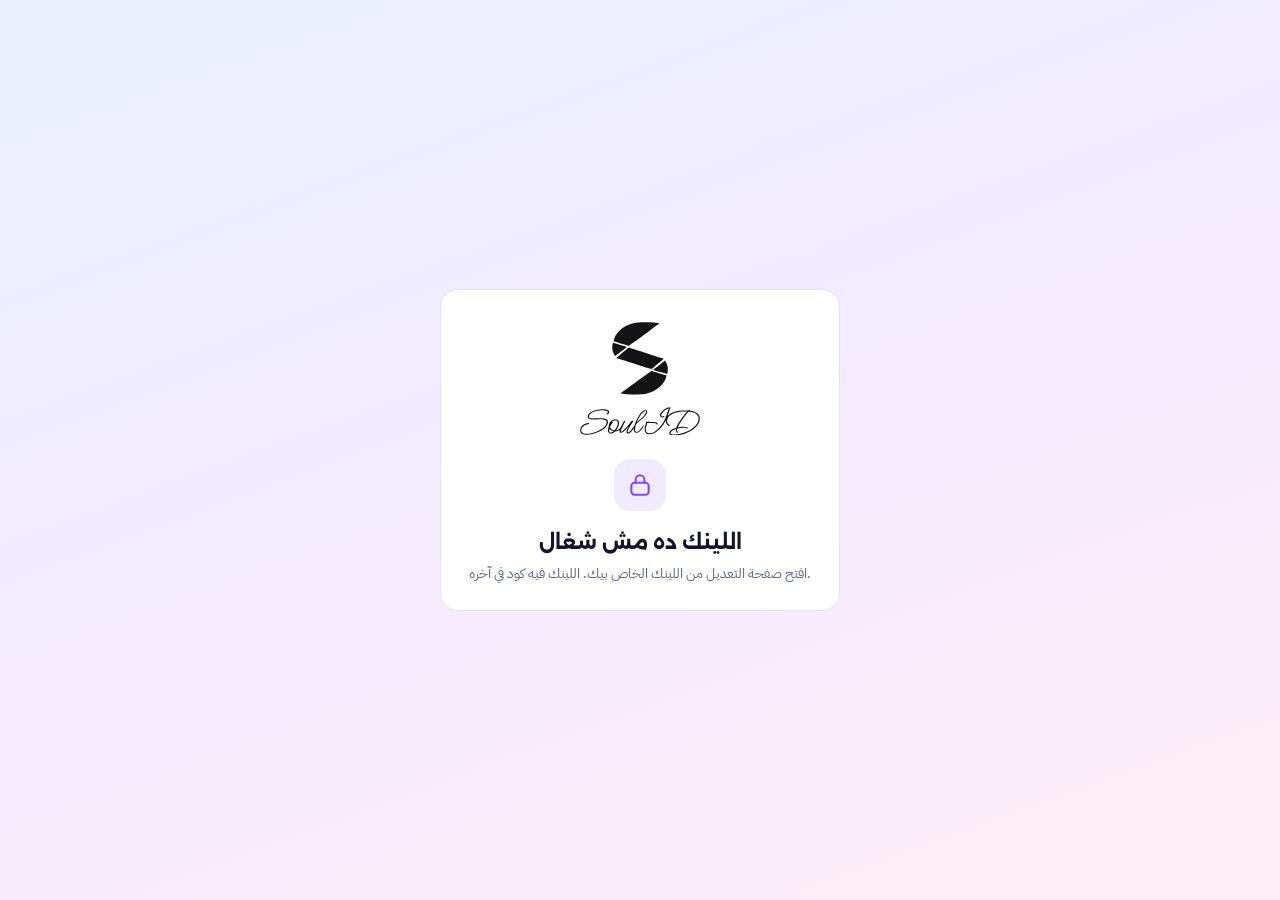
<file: edit.html>
<!doctype html>
<html lang="en">
<head>
<meta charset="utf-8">
<meta name="viewport" content="width=device-width, initial-scale=1, viewport-fit=cover">
<meta name="claude:viewport-fit-sides" content="cover">
<meta name="theme-color" content="#f4f5fb">
<meta name="robots" content="noindex"><meta name="referrer" content="no-referrer">
<title>SoulID · Editor</title>
<link rel="icon" type="image/svg+xml" href="favicon.svg">
<link rel="apple-touch-icon" href="apple-touch-icon.png">
<meta name="theme-color" content="#141416">
<link rel="preconnect" href="https://fonts.googleapis.com">
<link rel="stylesheet" href="https://fonts.googleapis.com/css2?family=Unbounded:wght@600;700;800&family=DM+Sans:wght@400;600;700&family=JetBrains+Mono:wght@400;500;700&family=IBM+Plex+Sans+Arabic:wght@400;500;600&family=Alexandria:wght@500;600;700&display=swap">
<link rel="stylesheet" href="site.css?v=b1e91780">
<link rel="stylesheet" href="edit.css?v=6c45af3a">
<link rel="stylesheet" href="tpl.css?v=d03c28cf">
<style>
*,*::before,*::after{box-sizing:border-box}
:root{padding-top:env(safe-area-inset-top,0px);padding-bottom:env(safe-area-inset-bottom,0px)}
body{margin:0} img{max-width:100%}

@media (prefers-reduced-motion:reduce){*,*::before,*::after{animation-duration:.01ms!important;animation-delay:0s!important;transition:none!important}}
</style>
</head>
<body class="ed">
<div id="ed-lock" class="ed-login" hidden>
  <div class="ed-card ed-login-card">
    <div class="ed-logo"><svg class="sid-stack" viewBox="1.8 0.8 1855.7 1757.5" fill="currentColor" fill-rule="evenodd" role="img" aria-label="SoulID"><g class="s-sym"><path class="sp" style="--d:0" d="M724 360C706 355 654 340 608 326C561 312 522 301 522 300C521 299 525 278 528 266C567 140 724 26 882 10C949 3 1060 3 1136 10C1169 13 1226 20 1232 22C1234 23 1248 12 1063 146C1001 192 906 261 853 300C800 338 756 370 755 370C755 370 740 366 724 360Z"/><path class="sp" style="--d:1" d="M541 524C503 466 491 409 504 349C507 336 512 322 514 322C514 322 554 334 602 348C650 362 698 377 708 380C719 383 727 386 727 386C727 387 545 528 544 528C544 528 542 526 541 524Z"/><path class="sp" style="--d:2" d="M1067 718C1028 706 726 609 626 577C591 566 562 556 562 556C562 556 591 532 626 503C660 475 704 439 722 424L756 396L851 426C962 462 1186 534 1251 555C1276 563 1297 570 1297 570C1298 570 1276 589 1249 611C1134 706 1104 730 1103 730C1103 730 1086 725 1067 718Z"/><path class="sp" style="--d:3" d="M1272 783C1232 770 1184 756 1165 750C1140 743 1132 740 1133 739C1134 739 1175 707 1225 668L1316 598L1323 609C1341 636 1353 668 1359 700C1361 712 1361 744 1359 758C1357 773 1349 805 1347 805C1347 805 1313 795 1272 783Z"/><path class="sp" style="--d:4" d="M808 1121C752 1119 693 1114 636 1106C631 1105 627 1104 626 1104C626 1103 1104 757 1105 757C1106 757 1131 764 1160 773C1190 782 1242 797 1276 807C1310 817 1338 826 1338 826C1340 828 1333 857 1327 873C1290 973 1179 1065 1050 1102C1022 1111 996 1115 964 1118C932 1121 852 1122 808 1121Z"/></g><path class="s-word" d="M1437 1755C1422 1753 1410 1751 1402 1747C1392 1742 1389 1739 1385 1732C1383 1727 1383 1726 1383 1717C1384 1703 1388 1695 1398 1683C1414 1667 1438 1653 1476 1640L1490 1635L1496 1621C1510 1590 1521 1571 1544 1536C1588 1470 1633 1410 1652 1393L1659 1386L1650 1386C1594 1381 1505 1392 1461 1409C1401 1431 1362 1465 1352 1504C1349 1516 1349 1541 1351 1551C1357 1571 1366 1582 1381 1590C1387 1593 1391 1596 1392 1597C1394 1602 1390 1607 1385 1609C1379 1610 1365 1604 1355 1595C1339 1580 1330 1559 1329 1532L1329 1519L1321 1534C1287 1602 1232 1667 1179 1703C1138 1730 1094 1742 1058 1736C1030 1732 1012 1715 1004 1686C1000 1674 1001 1648 1004 1630C1008 1612 1016 1585 1019 1576C1023 1567 1024 1559 1021 1556C1020 1555 1019 1552 1019 1550C1018 1545 1021 1544 1031 1544C1036 1545 1064 1545 1094 1546C1150 1547 1159 1547 1176 1552C1194 1557 1202 1564 1202 1574C1202 1583 1198 1587 1191 1587C1186 1587 1184 1584 1183 1578C1182 1573 1178 1570 1166 1568C1147 1564 1126 1563 1082 1563L1040 1562L1040 1570C1039 1579 1035 1592 1028 1615C1021 1638 1019 1648 1019 1662C1019 1676 1020 1683 1025 1693C1035 1713 1052 1722 1078 1720C1110 1719 1136 1710 1167 1689C1204 1664 1251 1613 1284 1562C1310 1520 1338 1454 1362 1377C1369 1354 1372 1347 1377 1341L1379 1338L1375 1338C1358 1341 1327 1358 1304 1376C1289 1389 1274 1407 1265 1422C1258 1434 1256 1449 1260 1455C1266 1464 1280 1464 1291 1457C1299 1452 1308 1455 1309 1462C1309 1467 1306 1470 1295 1474C1275 1482 1259 1480 1248 1468C1233 1452 1235 1432 1254 1406C1262 1394 1293 1363 1304 1355C1335 1333 1366 1321 1389 1321C1395 1321 1398 1321 1399 1322C1400 1324 1399 1331 1393 1346C1390 1354 1386 1366 1384 1374C1379 1390 1368 1424 1362 1441C1359 1448 1357 1453 1357 1453C1357 1454 1360 1450 1364 1446C1399 1410 1460 1384 1530 1375C1574 1369 1586 1369 1628 1369C1649 1370 1669 1370 1671 1371L1676 1371L1683 1364C1690 1357 1691 1357 1695 1357C1701 1357 1704 1360 1703 1366C1703 1368 1702 1370 1702 1370C1700 1373 1702 1374 1712 1375C1766 1384 1813 1407 1836 1435C1850 1454 1856 1470 1855 1497C1855 1540 1837 1579 1798 1619C1728 1690 1621 1740 1506 1753C1485 1755 1451 1756 1437 1755ZM80 1744C38 1739 14 1723 6 1694C4 1684 4 1664 7 1654C16 1621 45 1590 82 1576C96 1570 116 1565 128 1564C138 1564 139 1564 141 1566C142 1568 143 1570 143 1572C142 1578 139 1580 129 1582C125 1582 116 1584 110 1585C73 1591 38 1619 27 1651C19 1672 22 1694 34 1707C44 1718 55 1724 76 1728C123 1738 206 1721 279 1687C362 1648 416 1595 415 1550C415 1542 415 1539 413 1535C407 1520 390 1511 362 1507C347 1505 298 1505 262 1508C175 1514 136 1507 125 1483C122 1477 122 1476 122 1465C122 1444 128 1431 145 1414C158 1401 169 1393 190 1384C272 1343 404 1336 442 1370C454 1381 456 1403 447 1414C443 1418 428 1429 425 1430C417 1432 409 1422 415 1417C416 1416 419 1413 422 1412C430 1407 433 1403 433 1396C433 1380 418 1372 383 1368C347 1363 313 1366 270 1374C206 1388 162 1412 148 1441C137 1463 139 1478 155 1486C170 1493 203 1495 266 1491C365 1485 405 1492 426 1518C436 1530 438 1552 432 1571C428 1582 417 1603 410 1612C392 1637 356 1666 318 1686C241 1728 143 1752 80 1744ZM1482 1739C1517 1736 1571 1725 1606 1714C1647 1701 1698 1675 1732 1652C1789 1612 1825 1565 1834 1520C1836 1508 1837 1487 1835 1478C1826 1432 1779 1402 1696 1390L1683 1388L1679 1390C1674 1394 1656 1414 1643 1431C1608 1474 1570 1528 1543 1573C1532 1592 1513 1628 1514 1630C1514 1630 1520 1629 1527 1628C1590 1618 1634 1619 1655 1630C1668 1636 1672 1644 1666 1649C1661 1653 1656 1652 1651 1648C1641 1640 1631 1638 1603 1638C1579 1638 1542 1642 1512 1648L1506 1650L1504 1659C1499 1681 1502 1693 1514 1698C1521 1702 1523 1706 1518 1712C1512 1717 1500 1712 1493 1702C1488 1694 1484 1670 1485 1660C1486 1656 1486 1656 1470 1662C1436 1674 1414 1690 1406 1705C1402 1713 1402 1724 1405 1728C1413 1738 1441 1742 1482 1739ZM461 1725C449 1721 439 1708 434 1692C430 1676 434 1649 444 1627C446 1622 447 1620 446 1617C446 1612 448 1594 451 1583C459 1548 487 1520 522 1510C530 1508 533 1508 548 1508C562 1508 564 1508 571 1510C602 1521 612 1549 602 1593C599 1608 592 1623 573 1657C568 1665 564 1673 564 1673C564 1676 575 1675 584 1671C605 1663 631 1631 654 1585C668 1557 678 1540 684 1533C688 1529 688 1529 692 1529C697 1530 701 1533 701 1537C701 1540 696 1549 667 1608C639 1662 636 1669 634 1680C632 1698 639 1701 657 1689C671 1680 682 1670 705 1644C732 1615 738 1607 768 1569C798 1530 799 1529 804 1527C818 1523 826 1530 821 1542C818 1549 804 1572 793 1586C767 1622 740 1679 740 1698C740 1703 742 1708 746 1709C760 1712 785 1687 827 1626C834 1616 840 1606 842 1604C844 1602 846 1598 848 1590C872 1516 920 1427 956 1392C978 1372 1006 1360 1024 1366C1050 1373 1048 1402 1017 1443C993 1474 964 1502 911 1543C904 1550 891 1560 884 1568L870 1581L866 1593C856 1625 850 1657 853 1674C856 1695 868 1704 887 1698C908 1693 926 1676 962 1624C970 1613 977 1603 978 1602C980 1600 986 1601 988 1603C992 1607 989 1614 976 1633C939 1690 909 1714 874 1714C852 1714 840 1705 836 1684C834 1677 833 1658 834 1649L835 1644L833 1647C832 1648 828 1654 824 1660C802 1690 779 1715 767 1722C750 1731 729 1726 723 1713C719 1704 721 1687 727 1670C729 1663 741 1639 749 1624C754 1615 754 1615 732 1640C683 1696 651 1718 628 1714C615 1711 610 1694 614 1675C615 1672 615 1672 609 1676C595 1687 577 1693 555 1695L543 1696L536 1701C523 1712 509 1720 496 1724C486 1727 470 1728 461 1725ZM488 1709C495 1708 503 1704 514 1696C522 1690 522 1689 518 1689C509 1689 491 1683 481 1676C474 1671 464 1661 460 1656C459 1654 457 1652 457 1653C457 1653 456 1658 455 1662C450 1688 455 1704 469 1709C476 1711 480 1711 488 1709ZM542 1668C555 1652 569 1628 576 1610C593 1568 589 1534 565 1525C557 1522 538 1522 529 1525C516 1529 496 1540 496 1544C496 1545 497 1545 500 1545C505 1545 510 1549 510 1553C510 1554 504 1564 496 1575C481 1596 477 1602 471 1615C466 1625 466 1627 473 1640C483 1658 502 1671 524 1673C537 1674 537 1674 542 1668ZM902 1534C910 1527 923 1516 930 1510C974 1474 1012 1428 1021 1399C1027 1381 1020 1374 1001 1382C965 1398 927 1450 887 1538C881 1551 881 1551 884 1549C886 1548 894 1541 902 1534Z"/></svg></div>
    <div class="ed-lock-ic" aria-hidden="true"><svg viewBox="0 0 24 24" fill="none" stroke="currentColor" stroke-width="1.9" stroke-linecap="round" stroke-linejoin="round"><rect x="4" y="10" width="16" height="11" rx="3"/><path d="M8 10V7a4 4 0 0 1 8 0v3"/></svg></div>
    <h1>اللينك ده مش شغال</h1>
    <p id="lock-msg">لينك التعديل غلط أو اتلغى. افتحه من الرسالة اللي جاتلك مع الكارت بالظبط، أو كلّم صاحب البراند يبعتلك لينك جديد.</p>
  </div>
</div>

<div id="ed-app" hidden>
  <header class="ed-top">
    <div class="ed-brand"><span class="ed-logo"><svg class="sid-sym" viewBox="489 0.8 874.1 1123.5" fill="currentColor" role="img" aria-label="SoulID"><path d="M724 360C706 355 654 340 608 326C561 312 522 301 522 300C521 299 525 278 528 266C567 140 724 26 882 10C949 3 1060 3 1136 10C1169 13 1226 20 1232 22C1234 23 1248 12 1063 146C1001 192 906 261 853 300C800 338 756 370 755 370C755 370 740 366 724 360Z"/><path d="M541 524C503 466 491 409 504 349C507 336 512 322 514 322C514 322 554 334 602 348C650 362 698 377 708 380C719 383 727 386 727 386C727 387 545 528 544 528C544 528 542 526 541 524Z"/><path d="M1067 718C1028 706 726 609 626 577C591 566 562 556 562 556C562 556 591 532 626 503C660 475 704 439 722 424L756 396L851 426C962 462 1186 534 1251 555C1276 563 1297 570 1297 570C1298 570 1276 589 1249 611C1134 706 1104 730 1103 730C1103 730 1086 725 1067 718Z"/><path d="M1272 783C1232 770 1184 756 1165 750C1140 743 1132 740 1133 739C1134 739 1175 707 1225 668L1316 598L1323 609C1341 636 1353 668 1359 700C1361 712 1361 744 1359 758C1357 773 1349 805 1347 805C1347 805 1313 795 1272 783Z"/><path d="M808 1121C752 1119 693 1114 636 1106C631 1105 627 1104 626 1104C626 1103 1104 757 1105 757C1106 757 1131 764 1160 773C1190 782 1242 797 1276 807C1310 817 1338 826 1338 826C1340 828 1333 857 1327 873C1290 973 1179 1065 1050 1102C1022 1111 996 1115 964 1118C932 1121 852 1122 808 1121Z"/></svg></span><span class="ed-title">محرر الصفحة</span></div>
    <span class="ed-mode" id="ed-mode"></span>
    <div class="ed-actions">
      <a class="ed-btn ghost" id="ed-view" href="index.html" target="_blank" rel="noopener">افتح الصفحة ↗</a>
      <button class="ed-btn primary ed-save" type="button">محفوظ ✓</button>
    </div>
  </header>

  <div class="ed-tabs" role="tablist">
    <button type="button" data-tab="form" class="on">تعديل</button>
    <button type="button" data-tab="preview">معاينة</button>
  </div>

  <div class="ed-main">
    <div class="ed-form">
      <p class="ed-note" id="ed-note"></p>

      <section class="ed-card" data-only="couple">
        <h2><span>01</span>إنتوا الاتنين</h2>
        <div class="ed-two">
          <div><label for="f-ca">الاسم الأول</label><input class="ed-in" id="f-ca" dir="auto" placeholder="Ahmed"></div>
          <div><label for="f-cb">الاسم التاني</label><input class="ed-in" id="f-cb" dir="auto" placeholder="Mona"></div>
        </div>
        <div class="ed-two">
          <div><label for="f-since">تاريخكم (ارتباط، خطوبة، أو فرح)</label><input class="ed-in" id="f-since" type="date" dir="ltr"></div>
          <div><label for="f-place">المكان (اختياري)</label><input class="ed-in" id="f-place" dir="auto" placeholder="Cairo"></div>
        </div>
        <small class="ed-hint">لو التاريخ لسه جاي (زي يوم الفرح)، الصفحة هتعدّ الأيام الفاضلة بدل الأيام اللي فاتت.</small>
      </section>

      <section class="ed-card">
        <h2><span>01</span><b id="h-photo">الصورة والاسم</b></h2>
        <div class="ed-photo">
          <div class="ed-avatar" id="ed-avatar"></div>
          <div class="ed-photo-btns">
            <label class="ed-btn ghost" for="ed-photo">غيّر الصورة</label>
            <input id="ed-photo" type="file" accept="image/*" hidden>
            <button class="ed-link" id="ed-photo-del" type="button">شيل الصورة</button>
            <small id="ph-hint">الصورة بتتقص مربع لوحدها</small>
          </div>
        </div>
        <div data-only="dev classic grad">
          <label for="f-name" id="lb-name">الاسم</label><input class="ed-in" id="f-name" dir="auto" placeholder="Ahmed Abd El-Meneam">
          <label for="f-status" id="lb-status">الحالة (النقطة الخضرا)</label><input class="ed-in" id="f-status" dir="auto" placeholder="Open to new projects">
        </div>
      </section>

      <section class="ed-card" data-only="grad">
        <h2><span>02</span>بيانات المشروع</h2>
        <div class="ed-two">
          <div><label for="f-kind">النوع</label><select class="ed-in" id="f-kind">
            <option value="grad">مشروع تخرج</option><option value="master">رسالة ماجستير</option><option value="phd">رسالة دكتوراه</option><option value="research">بحث علمي</option></select></div>
          <div><label for="f-year">السنة</label><input class="ed-in" id="f-year" dir="ltr" placeholder="2026"></div>
        </div>
        <div class="ed-two">
          <div><label for="f-uni">الجامعة</label><input class="ed-in" id="f-uni" dir="auto" placeholder="Mansoura University"></div>
          <div><label for="f-fac">الكلية أو القسم</label><input class="ed-in" id="f-fac" dir="auto" placeholder="Faculty of Computers"></div>
        </div>
        <div class="ed-two">
          <div><label for="f-sup">المشرف</label><input class="ed-in" id="f-sup" dir="auto" placeholder="Dr. …"></div>
          <div><label for="f-ddate">تاريخ المناقشة</label><input class="ed-in" id="f-ddate" type="date" dir="ltr"></div>
        </div>
        <label for="f-keys">كلمات مفتاحية (افصل بينهم بفاصلة)</label><input class="ed-in" id="f-keys" dir="auto" placeholder="AI, Flutter, Healthcare">
        <label>فريق العمل</label>
        <div id="ed-team" class="ed-list"></div>
        <button class="ed-btn add" type="button" data-addo="team">+ ضيف عضو</button>
      </section>

      <section class="ed-card">
        <h2><span>02</span><b id="h-bio">الوصف</b></h2>
        <label for="f-bio" id="lb-bio">نبذة عنك</label>
        <textarea class="ed-in" id="f-bio" rows="4" dir="auto"></textarea>
        <small class="ed-hint">حط الكلمة بين نجمتين عشان تبقى بولد: <code>**كلمة**</code></small>
        <div data-only="dev"><label for="f-term">سطر الكود الأسود (اختياري)</label><input class="ed-in" id="f-term" dir="ltr" placeholder="flutter run --release ahmed"></div>
      </section>

      <section class="ed-card" data-only="couple">
        <h2><span>03</span>أغنيتكم والجواب</h2>
        <div class="ed-two">
          <div><label for="f-songname">اسم الأغنية</label><input class="ed-in" id="f-songname" dir="auto" placeholder="Perfect · Ed Sheeran"></div>
          <div><label for="f-song">لينك الأغنية</label><input class="ed-in" id="f-song" dir="ltr" placeholder="https://open.spotify.com/…"></div>
        </div>
        <label for="f-msg">الجواب (بيظهر لما حد يفتح الظرف)</label>
        <textarea class="ed-in" id="f-msg" rows="5" dir="auto"></textarea>
      </section>

      <section class="ed-card" data-only="couple">
        <h2><span>04</span>حكايتكم</h2>
        <p class="ed-sub">أهم لحظاتكم بالترتيب: أول مرة اتقابلتوا، الخطوبة، الفرح…</p>
        <div id="ed-story" class="ed-list"></div>
        <button class="ed-btn add" type="button" data-addo="story">+ ضيف لحظة</button>
      </section>

      <section class="ed-card" data-only="couple grad classic">
        <h2><span>05</span><b id="h-gal">صور</b></h2>
        <p class="ed-sub">لحد 6 صور. بتتصغّر لوحدها عشان الصفحة تفتح بسرعة.</p>
        <div id="ed-gal" class="ed-gal"></div>
        <label class="ed-btn add" for="ed-galin">+ ضيف صور</label>
        <input id="ed-galin" type="file" accept="image/*" multiple hidden>
      </section>

      <section class="ed-card" data-only="dev classic">
        <h2><span>03</span>الزرار الرئيسي</h2>
        <p class="ed-sub">الزرار الكبير الملون اللي فوق اللينكات. سيب اللينك فاضي لو مش عاوزه.</p>
        <div class="ed-two">
          <div><label for="f-ptype">النوع</label><select class="ed-in" id="f-ptype"></select></div>
          <div><label for="f-pval">الرقم أو اللينك</label><input class="ed-in" id="f-pval" dir="ltr"></div>
        </div>
        <div class="ed-two">
          <div><label for="f-plab">العنوان</label><input class="ed-in" id="f-plab" placeholder="WhatsApp"></div>
          <div><label for="f-psub">السطر الصغير</label><input class="ed-in" id="f-psub" placeholder="Message me directly"></div>
        </div>
      </section>

      <section class="ed-card">
        <h2><span>04</span><b id="h-links">السوشيال</b></h2>
        <p class="ed-sub">اكتب اليوزر بس (زي <code dir="ltr">@ahmed</code>) أو الصق اللينك كامل. رتّبهم بالأسهم.</p>
        <div id="ed-links" class="ed-list"></div>
        <button class="ed-btn add" type="button" data-add="links">+ ضيف لينك</button>
      </section>

      <section class="ed-card" data-only="dev classic">
        <h2><span>05</span>الدفع</h2>
        <p class="ed-sub">لينكات InstaPay أو telda أو أي لينك دفع.</p>
        <div id="ed-pay" class="ed-list"></div>
        <button class="ed-btn add" type="button" data-add="pay">+ ضيف لينك دفع</button>
      </section>

      <section class="ed-card" data-only="dev classic grad">
        <h2><span>06</span>التواصل</h2>
        <div class="ed-two">
          <div><label for="f-phone">الموبايل</label><input class="ed-in" id="f-phone" dir="ltr" inputmode="tel"></div>
          <div><label for="f-email">الإيميل</label><input class="ed-in" id="f-email" dir="ltr" type="email"></div>
        </div>
      </section>

      <section class="ed-card">
        <h2><span>07</span>الشكل</h2>
        <div data-only="classic couple grad">
          <label for="f-lang">لغة الصفحة</label>
          <select class="ed-in" id="f-lang"><option value="en">English</option><option value="ar">عربي</option></select>
        </div>
        <label>الألوان</label>
        <div class="ed-skins" id="ed-skins"></div>
        <div class="ed-two">
          <div><label for="f-brand">الاسم اللي تحت</label><input class="ed-in" id="f-brand" dir="ltr" placeholder="SoulID"></div>
          <div><label for="f-tag">الجملة اللي تحت</label><input class="ed-in" id="f-tag" dir="ltr" placeholder="tap · connect · share"></div>
        </div>
      </section>

      <div class="ed-foot"><button class="ed-link" id="ed-reset" type="button">رجّع الأصل</button></div>
    </div>

    <aside class="ed-side">
      <div class="ed-phone"><div class="pv" id="pvbox"><main class="wrap" id="pv"></main></div></div>
      <p class="ed-cap">المعاينة بتتغير وإنت بتكتب</p>
    </aside>
  </div>

  <div class="ed-bar"><button class="ed-btn primary ed-save" type="button">محفوظ ✓</button></div>
  <div class="ed-toast" id="ed-toast" role="status" aria-live="polite"></div>
</div>
<script src="config.js?v=a461e4dd"></script>
<script src="app.js?v=d6bc7669"></script>
<script src="tpl.js?v=cb1f3cdf"></script>
<script src="edit.js?v=35746c89"></script>

</body>
</html>
</file>
<file: site.css>
/* Layout: the physical NFC card is the page header; below it a profile strip, a WhatsApp bar, a tight 2-column link grid and one contact panel.
   Behind everything: a flowing pastel gradient with Dart code typing itself. Light-only by design. */
:root{--bg:#f4f5fb;--glass:rgba(255,255,255,.93);--glass-h:#ffffff;--line:rgba(20,22,40,.07);--ink:#141628;--muted:#5f6680;
 --blue:#2f6bff;--violet:#7b4dff;--pink:#ff3d8b;--teal:#00bfa6;--sun:#ffb020;--green:#1fc46b;
 --r:18px;--r-sm:12px;--grad:linear-gradient(110deg,#2f6bff,#7b4dff 50%,#ff3d8b);
 --disp:"Unbounded",system-ui,sans-serif;--sans:"DM Sans",system-ui,sans-serif;--mono:"JetBrains Mono",ui-monospace,monospace;color-scheme:light}
html{scroll-behavior:smooth}
html,body{background:var(--bg)}
body{color:var(--ink);font-family:var(--sans);font-size:15px;line-height:1.5;padding-left:max(16px,env(safe-area-inset-left,0px));padding-right:max(16px,env(safe-area-inset-right,0px));padding-block:20px 36px;overflow-x:hidden;position:relative;min-height:100vh}

/* ---------- background ---------- */
.mesh{position:fixed;inset:-10%;z-index:0;pointer-events:none;opacity:.7;
 background:linear-gradient(115deg,#e9efff 0%,#f1e9ff 22%,#ffe9f2 44%,#e5faf4 66%,#fff4e0 84%,#e9efff 100%);background-size:400% 400%;animation:mesh 22s ease-in-out infinite alternate}
.mesh::before,.mesh::after{content:"";position:absolute;border-radius:50%;filter:blur(80px);opacity:.4;animation:drift 18s ease-in-out infinite alternate}
.mesh::before{width:46vmax;height:46vmax;left:-8vmax;top:-10vmax;background:#9db8ff}
.mesh::after{width:40vmax;height:40vmax;right:-10vmax;bottom:-6vmax;background:#ffb7d6;animation-duration:24s}
#code{position:fixed;inset:0;width:100%;height:100%;z-index:0;pointer-events:none;
 -webkit-mask-image:linear-gradient(180deg,transparent,#000 12%,#000 88%,transparent);mask-image:linear-gradient(180deg,transparent,#000 12%,#000 88%,transparent)}
.veil{display:none}
@media (min-width:600px){.veil{display:block;position:fixed;inset:0;z-index:0;pointer-events:none;background:linear-gradient(90deg,transparent calc(50% - 360px),rgba(244,245,251,.8) calc(50% - 250px),rgba(244,245,251,.8) calc(50% + 250px),transparent calc(50% + 360px))}}
.prog{position:fixed;left:0;top:0;height:3px;width:100%;z-index:40;transform-origin:0 50%;transform:scaleX(0);background:var(--grad)}

/* ---------- splash ---------- */
.splash{position:fixed;inset:0;z-index:30;background:var(--bg);display:grid;place-items:center;animation:splashOut .7s cubic-bezier(.7,0,.3,1) 2s forwards}
.boot{display:flex;flex-direction:column;align-items:center;gap:14px;animation:bootOut .7s cubic-bezier(.7,0,.3,1) 2s forwards}
.boot svg{width:120px;height:120px}
.boot .pin{stroke:url(#sg);stroke-width:3;stroke-linecap:round;fill:none;stroke-dasharray:40;stroke-dashoffset:40;animation:draw .5s ease-out forwards}
.boot .body{fill:#fff;stroke:url(#sg);stroke-width:3;stroke-dasharray:300;stroke-dashoffset:300;animation:draw .8s ease-out .1s forwards}
.boot .core{fill:url(#sg);opacity:0;animation:fadeIn .3s ease-out .8s forwards}
.boot .word{font-family:var(--disp);font-weight:800;font-size:28px;letter-spacing:-.02em;background:var(--grad);-webkit-background-clip:text;background-clip:text;color:transparent;opacity:0;animation:wordIn .5s cubic-bezier(.3,1.4,.5,1) .85s forwards}
.boot .log{font-family:var(--mono);font-size:12.5px;color:var(--muted);white-space:nowrap;overflow:hidden;width:0;min-height:1.4em;border-right:2px solid var(--violet);animation:type .9s steps(22) 1s forwards,caret .6s step-end infinite}

.wrap{position:relative;z-index:1;max-width:460px;margin:0 auto;display:flex;flex-direction:column;gap:12px;padding-top:8px}
.rv{animation:up .7s cubic-bezier(.2,.9,.25,1.1) both;animation-delay:calc(var(--base,2.15s) + var(--i) * 70ms)}
.rv.later{animation:none!important;opacity:0;transform:translateY(28px);transition:opacity .6s ease,transform .7s cubic-bezier(.2,.9,.25,1.1)}
.rv.later.in{opacity:1;transform:none}

/* ---------- the card ---------- */
.stage{perspective:1100px;animation:cardIn 1.2s cubic-bezier(.2,.9,.25,1) 2.05s both}
.card{position:relative;aspect-ratio:85.6/54;max-width:100%;border-radius:14px;overflow:hidden;background:#fbfbfe;
 box-shadow:0 1px 0 #fff inset,0 0 0 1px rgba(20,22,40,.06),0 24px 50px -24px rgba(50,40,140,.45);
 transform:rotateX(var(--rx,0deg)) rotateY(var(--ry,0deg));transition:transform .25s ease-out;transform-style:preserve-3d;container-type:inline-size}
.card .wash{position:absolute;inset:0;background:radial-gradient(55% 60% at 100% 0%,rgba(123,77,255,.16),transparent 70%),radial-gradient(50% 55% at 0% 100%,rgba(0,191,166,.13),transparent 70%),radial-gradient(40% 45% at 90% 100%,rgba(255,61,139,.1),transparent 70%)}
.card .pcb{position:absolute;inset:0;width:100%;height:100%}
.card .pcb .flow{stroke-dasharray:3 9;animation:flow 3s linear infinite}
.card .fade{position:absolute;inset:0;background:linear-gradient(90deg,#fbfbfe 0%,rgba(251,251,254,.92) 36%,rgba(251,251,254,0) 68%)}
.card .shine{position:absolute;inset:-50%;background:linear-gradient(115deg,transparent 40%,rgba(255,255,255,.75) 50%,transparent 60%);transform:translateX(var(--sx,-60%));transition:transform .3s ease-out;pointer-events:none;animation:sweep 1.4s ease-out 2.9s both}
.card .in{position:absolute;inset:0;padding:7.5cqw 8cqw}
.brand{position:absolute;left:8cqw;top:7.5cqw;font-family:var(--disp);font-weight:800;font-size:7cqw;letter-spacing:-.03em;line-height:1;background:var(--grad);-webkit-background-clip:text;background-clip:text;color:transparent}
.brand small{display:block;font-family:var(--mono);font-weight:500;font-size:2.15cqw;letter-spacing:.32em;margin-top:1.7cqw;-webkit-text-fill-color:#6a7190}
.tap{position:absolute;right:8cqw;top:8cqw;font-family:var(--mono);font-size:2.2cqw;letter-spacing:.15em;color:#6a7190;text-align:right;line-height:1.5}
.emv{position:absolute;left:8cqw;top:25cqw;width:13cqw;height:auto}
.num{position:absolute;left:8cqw;top:39.5cqw;font-family:var(--mono);font-weight:700;font-size:3.2cqw;letter-spacing:.22em;color:#2a2f4a;white-space:nowrap}
.num span{color:var(--violet)}
.holder{position:absolute;left:8cqw;bottom:8.5cqw;font-family:var(--disp);font-weight:700;font-size:4.3cqw;letter-spacing:.01em;line-height:1;white-space:nowrap}
.holder small{display:block;font-family:var(--sans);font-weight:700;font-size:2cqw;letter-spacing:.3em;color:#6a7190;margin-bottom:1.5cqw}
.nfc{position:absolute;right:7cqw;bottom:6.5cqw;display:flex;flex-direction:column;align-items:center;gap:.6cqw;padding:2cqw 2.4cqw 1.5cqw;border-radius:2.6cqw;background:rgba(255,255,255,.94);
 box-shadow:0 0 0 1px rgba(123,77,255,.16),0 6px 16px -8px rgba(60,40,140,.35)}
.nfc svg{width:12cqw;height:12cqw;display:block}
.nfc svg path{animation:wave 1.8s ease-in-out infinite}
.nfc .w2{animation-delay:.15s!important}.nfc .w3{animation-delay:.3s!important}.nfc .w4{animation-delay:.45s!important}
.nfc b{font-family:var(--disp);font-weight:800;font-size:2.8cqw;letter-spacing:.12em;background:var(--grad);-webkit-background-clip:text;background-clip:text;color:transparent}

/* ---------- profile strip ---------- */
.panel{background:var(--glass);border:1px solid var(--line);border-radius:var(--r);backdrop-filter:blur(14px) saturate(1.3);-webkit-backdrop-filter:blur(14px) saturate(1.3);
 box-shadow:0 1px 2px rgba(20,22,40,.04),0 16px 36px -22px rgba(30,40,90,.38)}
.me{display:grid;grid-template-columns:auto 1fr;gap:4px 14px;padding:18px;align-items:center}
.av{width:68px;height:68px;border-radius:16px;padding:2px;background:conic-gradient(from 0deg,var(--blue),var(--violet),var(--pink),var(--sun),var(--teal),var(--blue));animation:hue 6s linear infinite;grid-row:span 2}
.av img{width:100%;height:100%;border-radius:14px;object-fit:cover;display:block;border:2px solid #fff}
.me h1{font-family:var(--disp);font-weight:700;font-size:17px;line-height:1.2;margin:0;letter-spacing:-.01em;min-width:0}
.me .st{display:flex;align-items:center;gap:7px;font-size:12px;color:var(--muted)}
.me .st::before{content:"";width:7px;height:7px;border-radius:50%;background:var(--green);animation:ping 1.8s infinite;flex:none}
.me p{grid-column:1/-1;margin:8px 0 0;font-size:13.5px;color:var(--muted)}
.me p b{color:var(--ink);font-weight:700}
.term{grid-column:1/-1;margin-top:10px;font-family:var(--mono);font-size:12px;background:#141628;color:#cfd6ff;border-radius:var(--r-sm);padding:8px 11px;display:flex;gap:8px;align-items:center;overflow:hidden;white-space:nowrap}
.term .p{color:var(--teal)}.term .k{color:#ff9ac4}.term .s{color:#ffd27a}
.term .cur{width:7px;height:14px;background:#cfd6ff;animation:caret .8s step-end infinite;flex:none}

.lbl{font-family:var(--mono);font-size:11.5px;color:var(--ink);margin:6px 0 -2px;display:flex;align-items:center;gap:8px}
.lbl span{background:var(--glass-h);border:1px solid var(--line);border-radius:999px;padding:3px 9px;backdrop-filter:blur(8px)}
.lbl::after{content:"";flex:1;height:1px;background:linear-gradient(90deg,var(--line),transparent)}
.lbl b{color:var(--violet);font-weight:500}

/* ---------- links ---------- */
a.l{display:flex;align-items:center;gap:12px;padding:12px 14px;text-decoration:none;color:var(--ink);min-width:0;position:relative;overflow:hidden;
 transition:transform .2s,background .2s,box-shadow .2s,border-color .2s}
a.l::after{content:"";position:absolute;left:0;right:0;bottom:0;height:2px;background:var(--c,var(--grad));transform:scaleX(0);transform-origin:0 50%;transition:transform .35s}
a.l:hover{transform:translateY(-2px);background:var(--glass-h);border-color:rgba(20,22,40,.14)}
a.l:hover::after{transform:scaleX(1)}
a.l:active{transform:scale(.98)}
a.l:focus-visible,button.cp:focus-visible{outline:2px solid var(--violet);outline-offset:2px}
.ico{width:36px;height:36px;border-radius:var(--r-sm);display:grid;place-items:center;color:#fff;flex:none;background:var(--c);transition:transform .25s}
.ico svg{width:19px;height:19px}
a.l:hover .ico{transform:rotate(-8deg) scale(1.06)}
.tx{min-width:0;flex:1}
.tx b{display:block;font-weight:700;font-size:14px;line-height:1.25}
.tx span{display:block;font-size:12px;color:var(--muted);overflow:hidden;text-overflow:ellipsis;white-space:nowrap;font-family:var(--mono);letter-spacing:-.01em}
.ar{color:var(--muted);flex:none;font-size:14px;transition:transform .2s,color .2s}
a.l:hover .ar{transform:translate(2px,-2px);color:var(--ink)}
.wide .eq{margin-right:6px}
.grid{display:grid;grid-template-columns:1fr 1fr;gap:10px}
@media (max-width:440px){.grid .ar{display:none}.grid a.l{gap:10px;padding:10px}.tx span{font-size:11.5px}}

a.wa{padding:12px 14px;border:none;border-radius:var(--r);box-shadow:0 12px 26px -16px rgba(0,150,140,.6);color:#fff;background:linear-gradient(115deg,#13b45c,#00bfa6 50%,#2fb6ff);background-size:200% 100%;animation:shift 6s ease-in-out infinite alternate}
a.wa .ico{background:rgba(255,255,255,.2);width:40px;height:40px}
a.wa .tx b{font-family:var(--disp);font-size:15px}
a.wa .tx span{color:rgba(255,255,255,.85);font-family:var(--sans)}
a.wa .ar{color:#fff;font-size:18px}
a.wa:hover{background:linear-gradient(115deg,#13b45c,#00bfa6 50%,#2fb6ff);background-size:200% 100%}
.c-li{--c:linear-gradient(135deg,#2f6bff,#5aa9ff)}
.c-gh{--c:linear-gradient(135deg,#141628,#454b75)}
.c-ig{--c:linear-gradient(135deg,#ffb020,#ff3d8b 50%,#7b4dff)}
.c-sp{--c:linear-gradient(135deg,#1fc46b,#00bfa6)}
.c-tt{--c:linear-gradient(135deg,#141628,#ff3d8b)}
.c-fb{--c:linear-gradient(135deg,#2f6bff,#7b4dff)}
.c-tg{--c:linear-gradient(135deg,#2aabee,#2f6bff)}
.c-ip{--c:linear-gradient(135deg,#5b2dbd,#a24bff)}
.c-td{--c:linear-gradient(135deg,#141628,#2b2f45)}
.c-td .ico{color:#c8ff4d}
.grid .wide{grid-column:1/-1}
.pay .tx b::after{content:"PAY";margin-left:7px;font-family:var(--mono);font-size:9.5px;font-weight:500;letter-spacing:.08em;color:var(--violet);background:rgba(123,77,255,.1);padding:2px 6px;border-radius:5px;vertical-align:1px}
.eq{display:inline-flex;gap:2px;align-items:flex-end;height:12px;flex:none}
.eq i{width:2px;background:var(--green);border-radius:1px;animation:eq .9s ease-in-out infinite alternate}
.eq i:nth-child(2){animation-delay:.2s}.eq i:nth-child(3){animation-delay:.4s}

.contact{display:flex;flex-direction:column}
button.cp{all:unset;box-sizing:border-box;display:flex;align-items:center;gap:12px;padding:14px 16px;cursor:pointer;min-width:0}
button.cp+button.cp{border-top:1px solid var(--line)}
button.cp svg{width:17px;height:17px;color:var(--violet);flex:none}
button.cp .v{flex:1;min-width:0;overflow-wrap:anywhere;font-weight:600;font-size:14px;font-variant-numeric:tabular-nums}
button.cp .cl{font-family:var(--mono);font-size:11px;color:var(--muted);background:rgba(20,22,40,.05);padding:3px 8px;border-radius:5px;flex:none;transition:background .2s,color .2s}
button.cp:hover .cl{background:rgba(123,77,255,.12);color:var(--violet)}
button.cp.ok .cl{background:var(--green);color:#fff}

.foot{display:flex;justify-content:space-between;align-items:center;margin-top:6px;padding:0 6px;font-family:var(--mono);font-size:11px;color:var(--muted)}
.foot .m{font-family:var(--disp);font-weight:800;font-size:14px;letter-spacing:-.02em;background:var(--grad);-webkit-background-clip:text;background-clip:text;color:transparent}
.ripple{position:fixed;z-index:0;width:10px;height:10px;margin:-5px 0 0 -5px;border-radius:50%;border:2px solid var(--violet);pointer-events:none;animation:rip .8s ease-out forwards}

@keyframes mesh{0%{background-position:0% 50%}100%{background-position:100% 50%}}
@keyframes drift{to{transform:translate(8vmax,6vmax) scale(1.12)}}
@keyframes draw{to{stroke-dashoffset:0}}
@keyframes fadeIn{to{opacity:1}}
@keyframes wordIn{from{opacity:0;transform:translateY(8px) scale(.9)}to{opacity:1;transform:none}}
@keyframes type{to{width:22ch}}
@keyframes caret{50%{border-color:transparent;opacity:0}}
@keyframes splashOut{to{opacity:0;visibility:hidden;clip-path:circle(0% at 50% 45%)}}
@keyframes bootOut{to{transform:scale(.6) translateY(-40px);opacity:0}}
@keyframes cardIn{0%{opacity:0;transform:translateY(-30px) rotateX(70deg) scale(.85)}60%{opacity:1}100%{opacity:1;transform:none}}
@keyframes sweep{from{transform:translateX(-60%)}to{transform:translateX(60%)}}
@keyframes up{from{opacity:0;transform:translateY(22px)}to{opacity:1;transform:none}}
@keyframes flow{to{stroke-dashoffset:-24}}
@keyframes wave{0%,100%{opacity:.35}50%{opacity:1}}
@keyframes hue{to{filter:hue-rotate(360deg)}}
@keyframes ping{0%{box-shadow:0 0 0 0 rgba(31,196,107,.5)}70%,100%{box-shadow:0 0 0 7px rgba(31,196,107,0)}}
@keyframes shift{to{background-position:100% 0}}
@keyframes eq{from{height:2px}to{height:11px}}
@keyframes rip{to{transform:scale(9);opacity:0}}

.av .ini{width:100%;height:100%;border-radius:14px;display:grid;place-items:center;background:#fff;font-family:var(--disp);font-weight:700;font-size:22px;color:var(--violet)}

/* ---------- SoulID logo: faceted S on top, signature underneath ---------- */
:root{--lg:#141628}
body[data-tpl="classic"]{--lg:#141416}
body[data-tpl="couple"]{--lg:#B98877}
body[data-tpl="grad"]{--lg:#13203F}
body[data-tpl="classic"] .splash{background:#f7f5f1}
body[data-tpl="couple"] .splash{background:#fff6f3}
body[data-tpl="grad"] .splash{background:#f6f8fc}
.boot{gap:26px}
.boot .s-lg{width:150px;height:auto;overflow:visible;color:var(--lg)}
.boot .s-lg .sp{opacity:0;transform:translateX(-60px);animation:spIn .55s cubic-bezier(.2,.9,.25,1) forwards;animation-delay:calc(.08s + var(--d) * 90ms)}
.boot .s-lg .s-word{clip-path:inset(0 100% 0 0);animation:wdIn 1s cubic-bezier(.5,0,.3,1) .6s forwards}
.boot .log{border-right-color:var(--lg)}
@keyframes spIn{to{opacity:1;transform:none}}
@keyframes wdIn{to{clip-path:inset(0 -2% 0 0)}}
.foot .m,.t-foot .m{display:inline-flex;align-items:center;background:none!important;-webkit-background-clip:border-box!important;background-clip:border-box!important;color:var(--lg)!important;opacity:.55}
.sid-wd{height:17px;width:auto;display:block}
@media (prefers-reduced-motion:reduce){.boot .s-lg .sp,.boot .s-lg .s-word{animation:none;opacity:1;transform:none;clip-path:none}}
body:not(.sg) .splash,body:not(.sg) .splash *{animation-play-state:paused!important}

/* ---------- payment sticker: logo flash, then straight to the shop's payment link ---------- */
.splash .gy{display:none}
html.pay,html.pay body{background:#141416}
html.pay #app,html.pay .mesh,html.pay #code,html.pay .veil,html.pay .prog,html.pay .t-bg{display:none!important}
html.pay .splash{background:#141416!important;animation:none!important;opacity:1;visibility:visible}
html.pay .boot{animation:payIn .3s ease both!important;gap:22px}
@keyframes payIn{from{opacity:0;transform:scale(.96)}}
html.pay .boot .s-lg{color:#F2F1ED;width:120px}
html.pay .boot .s-lg .sp,html.pay .boot .s-lg .s-word{animation:none!important;opacity:1;transform:none;clip-path:none}
html.pay .boot .log{display:none}
html.pay .splash .gy{display:block;font-family:var(--sans);font-size:12px;font-weight:600;letter-spacing:.2em;text-transform:uppercase;color:rgba(242,241,237,.55);text-align:center}
html.pay .gy-b,html.pay-none .gy-a{display:none}
html.pay-none .gy-b{display:inline;text-transform:none;letter-spacing:.02em;font-size:13.5px}
.splash .gw{display:none}
html.pay-wallet .boot .s-lg{width:84px}
html.pay-wallet .splash .gw{display:flex;flex-direction:column;align-items:center;gap:12px;order:2;text-align:center;color:#F2F1ED;font-family:"IBM Plex Sans Arabic",var(--sans),sans-serif;padding:0 24px}
html.pay-wallet .splash .gy{order:3;margin-top:14px}
.gw-n{font-size:15px;font-weight:600;opacity:.75;letter-spacing:.02em}
.gw-num{font:700 34px/1.1 var(--mono,ui-monospace),monospace;letter-spacing:.04em;font-variant-numeric:tabular-nums;color:#F2F1ED;background:none;border:0;padding:4px 8px;cursor:pointer;-webkit-tap-highlight-color:transparent}
.gw-ok{font-size:14px;font-weight:600;color:#8fd19e;visibility:hidden;min-height:1.3em}
html.pay-copied .gw-ok{visibility:visible}
.gw-b{font:inherit;font-weight:600;font-size:15px;background:#F2F1ED;color:#141416;border:0;border-radius:999px;padding:13px 30px;cursor:pointer;-webkit-tap-highlight-color:transparent}
.gw-b:active{transform:scale(.97)}
.gw-b2,html.pay-copied .gw-b1{display:none}
html.pay-copied .gw-b2{display:inline}
html.pay-copied .gw-b{background:transparent;color:#F2F1ED;box-shadow:inset 0 0 0 1px rgba(242,241,237,.35)}
.gw-h{font-size:13px;line-height:1.75;opacity:.62;max-width:300px}
</file>
<file: tpl.css>
/* SoulID templates: classic · couple · grad. Scoped by data-tpl on <body> (page background) and on the .wrap / .pv (content). */
@import url("https://fonts.googleapis.com/css2?family=Bricolage+Grotesque:opsz,wght@12..96,500;12..96,700;12..96,800&family=Cormorant+Garamond:ital,wght@0,600;1,500;1,600&family=Parisienne&family=Fraunces:opsz,wght@9..144,500;9..144,600;9..144,700&family=Aref+Ruqaa:wght@700&family=Alexandria:wght@400;600;700&family=IBM+Plex+Sans+Arabic:wght@400;600&display=swap");

/* ---------- page backgrounds (public page) ---------- */
body[data-tpl]:not([data-tpl="dev"]) .mesh,body[data-tpl]:not([data-tpl="dev"]) #code,body[data-tpl]:not([data-tpl="dev"]) .veil{display:none}
body[data-tpl="classic"],.pv[data-tpl="classic"]{background:#f7f5f1}
body[data-tpl="couple"],.pv[data-tpl="couple"]{background:#fff6f3}
body[data-tpl="grad"],.pv[data-tpl="grad"]{background-color:#f6f8fc;background-image:linear-gradient(rgba(30,58,138,.055) 1px,transparent 1px),linear-gradient(90deg,rgba(30,58,138,.055) 1px,transparent 1px);background-size:26px 26px}
html:has(body[data-tpl="classic"]){background:#f7f5f1}
html:has(body[data-tpl="couple"]){background:#fff6f3}
html:has(body[data-tpl="grad"]){background:#f6f8fc}
.t-bg{position:fixed;inset:0;z-index:0;pointer-events:none;overflow:hidden}
.t-bg b{position:absolute;border-radius:50%;filter:blur(70px);opacity:.32;animation:tdrift 20s ease-in-out infinite alternate}
.t-bg .o1{width:55vmax;height:55vmax;left:-18vmax;top:-20vmax;background:var(--blue)}
.t-bg .o2{width:45vmax;height:45vmax;right:-16vmax;top:30vh;background:var(--violet);animation-duration:26s}
.t-bg .o3{width:40vmax;height:40vmax;left:10vw;bottom:-22vmax;background:var(--c3,#ff3d8b);animation-duration:23s}
.t-bg-grad b{opacity:.16}
.t-bg-couple b{opacity:.26}
.t-bg i{position:absolute;bottom:-40px;left:var(--x);width:var(--s);height:var(--s);color:var(--violet);opacity:0;animation:trise var(--t) linear var(--dl) infinite}
.t-bg i svg{width:100%;height:100%;fill:currentColor;stroke:none}
@keyframes tdrift{to{transform:translate(6vmax,5vmax) scale(1.1)}}
@keyframes trise{0%{transform:translateY(0) translateX(0) rotate(-10deg);opacity:0}10%{opacity:.35}50%{transform:translateY(-55vh) translateX(18px) rotate(8deg)}90%{opacity:.25}100%{transform:translateY(-110vh) translateX(-12px) rotate(-6deg);opacity:0}}

/* ---------- shared ---------- */
[data-tpl="classic"],[data-tpl="couple"],[data-tpl="grad"]{--tink:#1c1b22;--tmuted:#6d6a75;--tcard:rgba(255,255,255,.86);--tline:rgba(28,27,34,.08)}
.wrap[data-tpl="classic"],.wrap[data-tpl="couple"],.wrap[data-tpl="grad"]{gap:14px;color:var(--tink);font-family:"DM Sans","Alexandria",system-ui,sans-serif}
.wrap[dir="rtl"]{font-family:"Alexandria","DM Sans",system-ui,sans-serif}
.t-h{margin:12px 2px -2px;font-size:12px;font-weight:700;letter-spacing:.16em;text-transform:uppercase;color:var(--tmuted);display:flex;align-items:center;gap:10px}
.t-h::after{content:"";flex:1;height:1px;background:linear-gradient(90deg,var(--tline),transparent)}
[dir="rtl"] .t-h{letter-spacing:0;font-size:13.5px}
[dir="rtl"] .t-h::after{background:linear-gradient(270deg,var(--tline),transparent)}
.t-ini{display:grid;place-items:center;font-weight:800;font-size:30px;color:#fff;background:var(--grad)}
.t-foot{display:flex;justify-content:space-between;align-items:center;margin-top:10px;padding:0 4px;font-size:11.5px;color:var(--tmuted);letter-spacing:.04em}
.t-foot .m{font-family:"Bricolage Grotesque",system-ui,sans-serif;font-weight:800;font-size:15px;letter-spacing:-.02em;background:var(--grad);-webkit-background-clip:text;background-clip:text;color:transparent}
.c-tx{min-width:0;flex:1;display:flex;flex-direction:column}
.c-tx b{font-weight:700;font-size:14.5px;line-height:1.25}
.c-tx small{font-size:12px;color:var(--tmuted);overflow:hidden;text-overflow:ellipsis;white-space:nowrap}
[dir="rtl"] .c-tx small{text-align:right}
.c-ar{flex:none;color:var(--tmuted);transition:transform .25s,color .25s}
[dir="rtl"] .c-ar{transform:scaleX(-1)}
.t-lb{position:fixed;inset:0;z-index:60;background:rgba(15,12,20,.86);display:grid;place-items:center;padding:20px;animation:tfade .25s ease;cursor:zoom-out}
.t-lb img{max-width:100%;max-height:88vh;border-radius:14px;box-shadow:0 30px 80px -20px #000;animation:tzoom .3s cubic-bezier(.2,.9,.25,1.1)}
.t-lb.out{opacity:0;transition:opacity .25s}
@keyframes tfade{from{opacity:0}}
@keyframes tzoom{from{transform:scale(.9);opacity:0}}

/* ================================================================ CLASSIC */
.c-hero{display:flex;flex-direction:column;align-items:center;text-align:center;padding:26px 8px 6px}
.c-ring{width:124px;height:124px;border-radius:50%;padding:4px;background:conic-gradient(from 0deg,var(--blue),var(--violet),var(--c3,#ff3d8b),var(--blue));animation:cspin 8s linear infinite;box-shadow:0 22px 44px -22px var(--violet)}
.c-av{width:100%;height:100%;border-radius:50%;object-fit:cover;display:block;border:4px solid #f7f5f1;animation:cspin 8s linear infinite reverse}
.c-name{font-family:"Bricolage Grotesque","Alexandria",system-ui,sans-serif;font-weight:800;font-size:32px;line-height:1.05;letter-spacing:-.03em;margin:18px 0 0}
.c-role{margin:8px 0 0;font-size:13px;font-weight:600;padding:5px 12px;border-radius:999px;background:rgba(255,255,255,.75);border:1px solid var(--tline);backdrop-filter:blur(8px)}
.c-role::before{content:"";display:inline-block;width:7px;height:7px;border-radius:50%;background:var(--grad);margin-inline-end:7px;vertical-align:1px}
.c-bio{margin:14px 0 0;max-width:360px;font-size:14.5px;line-height:1.6;color:var(--tmuted)}
.c-bio b{color:var(--tink)}
.c-cta{display:flex;align-items:center;gap:14px;padding:14px 16px;border-radius:22px;text-decoration:none;color:#fff;background:#1c1b22;position:relative;overflow:hidden;box-shadow:0 18px 36px -18px rgba(28,27,34,.6);transition:transform .2s}
.c-cta::before{content:"";position:absolute;inset:0;background:var(--grad);opacity:.9;mix-blend-mode:screen;transform:translateX(-101%);animation:csweep 4.5s ease-in-out 2.6s infinite}
.c-cta>*{position:relative}
.c-cta-ic{width:42px;height:42px;border-radius:14px;background:var(--grad);display:grid;place-items:center;flex:none}
.c-cta-ic svg{width:21px;height:21px}
.c-cta .c-tx small{color:rgba(255,255,255,.7)}
.c-cta .c-ar{color:#fff;font-size:18px}
.c-cta:active{transform:scale(.98)}
.c-links{display:flex;flex-direction:column;gap:10px}
.c-row{display:flex;align-items:center;gap:13px;padding:10px 16px 10px 10px;border-radius:999px;text-decoration:none;color:var(--tink);background:var(--tcard);border:1px solid var(--tline);backdrop-filter:blur(12px);box-shadow:0 10px 24px -20px rgba(28,27,34,.5);transition:transform .25s,box-shadow .25s,background .25s}
[dir="rtl"] .c-row{padding:10px 10px 10px 16px}
.c-ic{width:40px;height:40px;border-radius:50%;background:var(--c);color:#fff;display:grid;place-items:center;flex:none;transition:transform .35s cubic-bezier(.3,1.6,.5,1)}
.c-ic svg{width:19px;height:19px}
.c-row:hover{transform:translateY(-2px);background:#fff;box-shadow:0 16px 30px -18px rgba(28,27,34,.45)}
.c-row:hover .c-ic{transform:rotate(-12deg) scale(1.08)}
.c-row:hover .c-ar{color:var(--tink);transform:translate(2px,-2px)}
.c-pay{display:grid;grid-template-columns:1fr 1fr;gap:10px}
.c-pcard{display:flex;flex-direction:column;gap:6px;padding:16px;border-radius:20px;text-decoration:none;color:var(--tink);background:var(--tcard);border:1px solid var(--tline);min-width:0;position:relative;overflow:hidden}
.c-pcard::after{content:"";position:absolute;right:-30px;top:-30px;width:90px;height:90px;border-radius:50%;background:var(--c);opacity:.14}
.c-pcard b{font-size:15px}
.c-pcard small{font-size:11.5px;color:var(--tmuted);overflow:hidden;text-overflow:ellipsis;white-space:nowrap}
.c-pay .c-pcard:only-child{grid-column:1/-1}
.c-chips{display:flex;flex-wrap:wrap;gap:8px}
.c-chip{flex:1 1 auto;display:flex;align-items:center;justify-content:center;gap:8px;padding:12px 14px;border-radius:16px;text-decoration:none;color:var(--tink);background:var(--tcard);border:1px solid var(--tline);font-weight:600;font-size:13.5px}
.c-chip svg{width:17px;height:17px}
.c-chip.hl{background:#1c1b22;color:#fff;border-color:transparent}
@keyframes cspin{to{transform:rotate(360deg)}}
@keyframes csweep{0%{transform:translateX(-101%)}35%,100%{transform:translateX(101%)}}

/* ================================================================= COUPLE */
.wrap[data-tpl="couple"]{--tink:#3a2230;--tmuted:#8d6b78;--tline:rgba(140,60,90,.12);--tcard:rgba(255,255,255,.8)}
.k-hero{display:flex;flex-direction:column;align-items:center;text-align:center;padding:16px 6px 2px}
.k-frame{position:relative;width:190px;height:236px;border-radius:999px 999px 26px 26px;padding:5px;background:var(--grad);box-shadow:0 30px 60px -28px var(--violet)}
.k-frame img,.k-noimg{width:100%;height:100%;border-radius:999px 999px 22px 22px;object-fit:cover;display:block;border:4px solid #fff6f3}
.k-noimg{display:grid;place-items:center;background:#fff;color:var(--violet)}
.k-noimg svg{width:60px;height:60px;fill:currentColor;stroke:none;opacity:.5}
.k-beat{position:absolute;left:50%;bottom:-18px;width:44px;height:44px;margin-left:-22px;border-radius:50%;background:#fff;display:grid;place-items:center;color:var(--violet);box-shadow:0 10px 24px -10px var(--violet)}
.k-beat svg{width:22px;height:22px;fill:currentColor;stroke:none;animation:kbeat 1.4s ease-in-out infinite}
.k-names{margin:32px 0 0;font-family:"Cormorant Garamond","Aref Ruqaa",serif;font-style:italic;font-weight:600;font-size:40px;line-height:1.05;letter-spacing:-.01em;display:flex;flex-wrap:wrap;justify-content:center;align-items:baseline;gap:4px 12px}
.k-names em{font-family:"Parisienne",cursive;font-style:normal;font-weight:400;font-size:48px;background:var(--grad);-webkit-background-clip:text;background-clip:text;color:transparent;line-height:.8;padding:0 2px}
[dir="rtl"] .k-names{font-family:"Aref Ruqaa","Cormorant Garamond",serif;font-style:normal;font-size:38px}
.k-since{margin:10px 0 0;font-size:13.5px;color:var(--tmuted)}
.k-since b{color:var(--tink);font-weight:700}
.k-bio{margin:10px 0 0;max-width:360px;font-family:"Cormorant Garamond","Alexandria",serif;font-size:19px;font-style:italic;line-height:1.45;color:var(--tink)}
[dir="rtl"] .k-bio{font-family:"Alexandria",serif;font-style:normal;font-size:15px}
.k-count{border-radius:26px;padding:20px 16px 16px;text-align:center;background:var(--tcard);border:1px solid var(--tline);backdrop-filter:blur(14px);box-shadow:0 20px 40px -30px var(--violet)}
.k-big b{display:block;font-family:"Cormorant Garamond",serif;font-weight:600;font-size:56px;line-height:1;background:var(--grad);-webkit-background-clip:text;background-clip:text;color:transparent;font-variant-numeric:tabular-nums}
.k-big span{display:block;margin-top:4px;font-size:12px;letter-spacing:.18em;text-transform:uppercase;color:var(--tmuted)}
[dir="rtl"] .k-big span{letter-spacing:0;font-size:14px}
.k-parts{display:grid;grid-template-columns:repeat(3,1fr);gap:8px;margin-top:16px}
.k-parts div{padding:10px 4px;border-radius:16px;background:rgba(255,255,255,.75);border:1px solid var(--tline)}
.k-parts b{display:block;font-family:"Cormorant Garamond",serif;font-weight:600;font-size:28px;line-height:1}
.k-parts span{font-size:11.5px;color:var(--tmuted)}
.k-clock{margin-top:12px;font-family:"JetBrains Mono",ui-monospace,monospace;font-size:13px;letter-spacing:.2em;color:var(--violet)}
.k-song{display:flex;align-items:center;gap:14px;padding:12px 16px 12px 12px;border-radius:999px;text-decoration:none;color:#fff;background:#2b1b25;box-shadow:0 18px 36px -20px #2b1b25}
[dir="rtl"] .k-song{padding:12px 12px 12px 16px}
.k-vinyl{width:48px;height:48px;border-radius:50%;flex:none;background:repeating-radial-gradient(circle,#111 0 2px,#262626 2px 4px);display:grid;place-items:center;animation:cspin 3.2s linear infinite;box-shadow:0 0 0 2px rgba(255,255,255,.08)}
.k-vinyl i{width:18px;height:18px;border-radius:50%;background:var(--grad);box-shadow:0 0 0 3px #111}
.k-st{flex:1;min-width:0;display:flex;flex-direction:column}
.k-st small{font-size:11px;letter-spacing:.16em;text-transform:uppercase;color:rgba(255,255,255,.6)}
.k-st b{font-size:15px;overflow:hidden;text-overflow:ellipsis;white-space:nowrap}
.k-song .eq i{background:#ff9cbc}
.k-letter-wrap{display:flex;flex-direction:column;align-items:center}
.k-env{all:unset;box-sizing:border-box;cursor:pointer;position:relative;width:100%;height:150px;border-radius:20px;background:linear-gradient(160deg,#fff,#ffeef2);border:1px solid var(--tline);overflow:hidden;box-shadow:0 20px 40px -28px var(--violet);display:flex;align-items:flex-end;justify-content:center;padding-bottom:20px;transition:transform .3s}
.k-env:active{transform:scale(.98)}
.k-flap{position:absolute;left:0;right:0;top:0;height:92px;background:linear-gradient(180deg,#ffe0ea,#fff2f5);clip-path:polygon(0 0,100% 0,50% 100%);transform-origin:50% 0;transition:transform .6s cubic-bezier(.6,0,.3,1);filter:drop-shadow(0 4px 6px rgba(140,60,90,.12))}
.k-seal{position:absolute;left:50%;top:66px;width:46px;height:46px;margin-left:-23px;border-radius:50%;background:var(--grad);display:grid;place-items:center;color:#fff;box-shadow:0 8px 18px -8px var(--violet);transition:transform .5s,opacity .4s;animation:kbeat 2.4s ease-in-out infinite}
.k-seal svg{width:20px;height:20px;fill:currentColor;stroke:none}
.k-env-tx{position:relative;display:flex;flex-direction:column;align-items:center;gap:2px}
.k-env-tx b{font-family:"Cormorant Garamond","Alexandria",serif;font-style:italic;font-size:21px;color:var(--tink)}
.k-env-tx small{font-size:11.5px;color:var(--tmuted)}
.k-letter{width:92%;max-height:0;overflow:hidden;opacity:0;margin-top:-18px;border-radius:0 0 18px 18px;background:#fffdfb;border:1px solid var(--tline);border-top:none;box-shadow:0 20px 40px -26px rgba(140,60,90,.5);transition:max-height .9s cubic-bezier(.2,.8,.2,1),opacity .5s,padding .5s;padding:0 20px}
.k-letter p{margin:0;font-family:"Cormorant Garamond","Alexandria",serif;font-size:19px;line-height:1.55;color:var(--tink)}
[dir="rtl"] .k-letter p{font-family:"Alexandria",serif;font-size:15px;line-height:1.9}
.k-sign{display:block;margin-top:12px;font-family:"Parisienne","Aref Ruqaa",cursive;font-size:24px;color:var(--violet);text-align:end}
.k-letter-wrap.open .k-flap{transform:rotateX(180deg) translateY(2px);opacity:.6}
.k-letter-wrap.open .k-seal{transform:translateY(-90px) scale(.6);opacity:0;animation:none}
.k-letter-wrap.open .k-letter{max-height:1400px;opacity:1;padding:26px 20px 20px}
.k-tl{list-style:none;margin:0;padding:0 0 0 30px;position:relative}
[dir="rtl"] .k-tl{padding:0 30px 0 0}
.k-tl::before{content:"";position:absolute;left:10px;top:6px;bottom:6px;width:2px;border-radius:2px;background:linear-gradient(var(--blue),var(--violet),var(--c3,#ffb38a))}
[dir="rtl"] .k-tl::before{left:auto;right:10px}
.k-tl li{position:relative;padding:12px 14px;margin-bottom:10px;border-radius:18px;background:var(--tcard);border:1px solid var(--tline)}
.k-dot{position:absolute;left:-30px;top:14px;width:22px;height:22px;border-radius:50%;background:#fff;display:grid;place-items:center;color:var(--violet);box-shadow:0 0 0 3px #fff6f3}
[dir="rtl"] .k-dot{left:auto;right:-30px}
.k-dot svg{width:12px;height:12px;fill:currentColor;stroke:none}
.k-tl time{display:block;font-size:11.5px;font-weight:700;letter-spacing:.08em;color:var(--violet)}
.k-tl b{display:block;font-family:"Cormorant Garamond","Alexandria",serif;font-size:20px;line-height:1.2;margin-top:2px}
[dir="rtl"] .k-tl b{font-family:"Alexandria",serif;font-size:16px}
.k-tl p{margin:4px 0 0;font-size:13.5px;color:var(--tmuted);line-height:1.55}
.k-gal{display:grid;grid-template-columns:1fr 1fr;gap:14px;padding:6px 4px}
.k-pol{all:unset;cursor:zoom-in;box-sizing:border-box;background:#fff;padding:8px 8px 26px;border-radius:6px;box-shadow:0 14px 30px -18px rgba(60,20,40,.55);rotate:var(--r);transition:rotate .3s,scale .3s}
.k-pol:hover{rotate:0deg;scale:1.03}
.k-pol img{width:100%;aspect-ratio:1;object-fit:cover;display:block;border-radius:3px}
.k-links{display:flex;flex-wrap:wrap;justify-content:center;gap:8px}
.k-pill{display:inline-flex;align-items:center;gap:8px;padding:9px 14px 9px 9px;border-radius:999px;text-decoration:none;color:var(--tink);background:var(--tcard);border:1px solid var(--tline);font-weight:600;font-size:13.5px;transition:transform .2s}
[dir="rtl"] .k-pill{padding:9px 9px 9px 14px}
.k-pill svg{width:28px;height:28px;padding:6px;border-radius:50%;background:var(--c);color:#fff;box-sizing:border-box}
.k-pill:hover{transform:translateY(-2px)}
@keyframes kbeat{0%,100%{transform:scale(1)}15%{transform:scale(1.18)}30%{transform:scale(.96)}45%{transform:scale(1.1)}}

/* =================================================================== GRAD */
.wrap[data-tpl="grad"]{--tink:#0f1a36;--tmuted:#5d6787;--tline:rgba(15,26,54,.09);--tcard:rgba(255,255,255,.92)}
.g-top{display:flex;flex-wrap:wrap;justify-content:space-between;align-items:center;gap:8px}
.g-uni{display:inline-flex;align-items:center;gap:7px;font-size:12.5px;font-weight:600;color:var(--tmuted)}
.g-uni svg{width:16px;height:16px;color:var(--blue)}
.g-badge{display:inline-flex;align-items:center;gap:7px;padding:6px 12px;border-radius:999px;background:var(--tink);color:#fff;font-size:11.5px;font-weight:700;letter-spacing:.06em;text-transform:uppercase}
[dir="rtl"] .g-badge{letter-spacing:0;font-size:12.5px}
.g-badge svg{width:16px;height:16px;color:var(--c3,#14b8a6)}
.g-hero{padding:22px 20px;border-radius:24px;background:var(--tcard);border:1px solid var(--tline);box-shadow:0 26px 50px -34px rgba(15,26,54,.55);position:relative;overflow:hidden}
.g-hero::before{content:"";position:absolute;inset:0 0 auto 0;height:5px;background:var(--grad)}
.g-cover{width:78px;height:78px;border-radius:20px;overflow:hidden;margin-bottom:14px;box-shadow:0 14px 28px -16px rgba(15,26,54,.6);background:#fff}
.g-cover img{width:100%;height:100%;object-fit:cover;display:block}
.g-title{margin:0;font-family:"Fraunces","IBM Plex Sans Arabic",Georgia,serif;font-weight:700;font-size:28px;line-height:1.12;letter-spacing:-.02em}
[dir="rtl"] .g-title{font-family:"IBM Plex Sans Arabic","Fraunces",serif;font-size:26px;line-height:1.35}
.g-sub{margin:10px 0 0;font-size:14.5px;color:var(--tmuted);line-height:1.5}
.g-metas{display:grid;grid-template-columns:repeat(auto-fit,minmax(150px,1fr));gap:10px}
.g-meta{display:grid;grid-template-columns:auto 1fr;grid-template-rows:auto auto;column-gap:10px;align-items:center;padding:12px;border-radius:18px;background:var(--tcard);border:1px solid var(--tline)}
.g-mi{grid-row:span 2;width:36px;height:36px;border-radius:12px;display:grid;place-items:center;background:rgba(59,91,219,.1);color:var(--blue)}
.g-mi svg{width:18px;height:18px}
.g-meta small{font-size:11px;color:var(--tmuted);font-weight:600;letter-spacing:.04em}
.g-meta b{font-size:13.5px;line-height:1.3;min-width:0;overflow-wrap:anywhere}
.g-card{padding:18px 18px 14px;border-radius:22px;background:var(--tcard);border:1px solid var(--tline)}
.g-h{margin:0 0 8px;font-family:"Fraunces","IBM Plex Sans Arabic",serif;font-weight:600;font-size:18px}
.g-abs{font-size:14.5px;line-height:1.7;color:#2c3655}
.g-abs.clamp{display:-webkit-box;-webkit-line-clamp:6;-webkit-box-orient:vertical;overflow:hidden;-webkit-mask-image:linear-gradient(180deg,#000 60%,transparent);mask-image:linear-gradient(180deg,#000 60%,transparent)}
.g-more{all:unset;cursor:pointer;margin-top:8px;font-weight:700;font-size:13px;color:var(--blue)}
.g-kw{display:flex;flex-wrap:wrap;gap:7px}
.g-kw span{padding:6px 11px;border-radius:999px;background:rgba(59,91,219,.08);border:1px solid rgba(59,91,219,.16);font-size:12.5px;font-weight:600;color:var(--blue)}
.g-kw span::before{content:"#";opacity:.5;margin-inline-end:2px}
.g-team{display:grid;grid-template-columns:repeat(auto-fill,minmax(130px,1fr));gap:10px}
.g-mem{position:relative;display:flex;flex-direction:column;align-items:center;text-align:center;gap:3px;padding:16px 10px 14px;border-radius:20px;background:var(--tcard);border:1px solid var(--tline);text-decoration:none;color:var(--tink);transition:transform .25s,box-shadow .25s}
a.g-mem:hover{transform:translateY(-3px);box-shadow:0 18px 30px -22px rgba(15,26,54,.6)}
.g-ini{width:54px;height:54px;border-radius:50%;display:grid;place-items:center;font-weight:800;font-size:18px;color:#fff;margin-bottom:6px;background:linear-gradient(135deg,hsl(var(--h) 70% 55%),hsl(calc(var(--h) + 50) 70% 50%))}
.g-mem b{font-size:13.5px;line-height:1.25}
.g-mem small{font-size:11.5px;color:var(--tmuted)}
.g-in{position:absolute;top:10px;right:10px;width:22px;height:22px;border-radius:7px;background:#0a66c2;color:#fff;display:grid;place-items:center}
[dir="rtl"] .g-in{right:auto;left:10px}
.g-in svg{width:13px;height:13px}
.g-gal{display:flex;gap:10px;overflow-x:auto;scroll-snap-type:x mandatory;padding:2px 2px 10px;margin:0 -2px}
.g-shot{all:unset;cursor:zoom-in;flex:0 0 78%;scroll-snap-align:start;border-radius:16px;overflow:hidden;border:1px solid var(--tline);background:#fff;box-shadow:0 14px 30px -22px rgba(15,26,54,.6)}
.g-shot img{width:100%;aspect-ratio:16/10;object-fit:cover;display:block}
.g-res{display:flex;flex-direction:column;gap:8px}
.g-row{display:flex;align-items:center;gap:12px;padding:11px 14px 11px 11px;border-radius:16px;text-decoration:none;color:var(--tink);background:var(--tcard);border:1px solid var(--tline);transition:transform .2s,border-color .2s}
[dir="rtl"] .g-row{padding:11px 11px 11px 14px}
.g-row:hover{transform:translateX(3px);border-color:rgba(59,91,219,.35)}
.g-ric{width:38px;height:38px;border-radius:12px;display:grid;place-items:center;background:var(--c);color:#fff;flex:none}
.g-ric svg{width:19px;height:19px}
.g-chips{display:flex;flex-wrap:wrap;gap:8px}
.g-chip{flex:1 1 auto;display:flex;align-items:center;justify-content:center;gap:8px;padding:12px;border-radius:14px;text-decoration:none;color:var(--tink);background:var(--tcard);border:1px solid var(--tline);font-weight:600;font-size:13.5px}
.g-chip svg{width:17px;height:17px;color:var(--blue)}
.g-chip.hl{background:var(--tink);color:#fff}
.g-chip.hl svg{color:#fff}

/* editor preview: no fixed layers, keep it calm */
.pv[data-tpl]:not([data-tpl="dev"]) .wrap{padding-top:4px}
@media (prefers-reduced-motion:reduce){.t-bg i,.t-bg b,.c-ring,.c-av,.k-vinyl,.k-beat svg,.k-seal{animation:none!important}}
.c-av.t-ini{display:grid}
</file>
<file: home.css>
@import url("https://fonts.googleapis.com/css2?family=Alexandria:wght@300;400;600;800&family=IBM+Plex+Sans+Arabic:wght@400;500;600&family=Parisienne&display=swap");
/* SoulID home. The product is a physical object, so each section is painted in a card's material:
   matte black, bordeaux, navy, pearl. One memorable thing: the hero card that catches light as you move. */
#home{display:none}
html.home #app,html.home .mesh,html.home #code,html.home .veil,html.home .prog{display:none!important}
html.home #home{display:block}
html.home,html.home body{background:#141416}
html.home body{margin:0!important;padding:0!important;max-width:none!important}
html.home .splash{background:#141416}
html.home .boot .s-lg{color:#F2F1ED}
html.home .boot .log{color:rgba(242,241,237,.6);border-right-color:#F2F1ED}
#home{
  --black:#141416;--black-2:#1d1d21;--stone:#e6e4df;--pearl:#f2f1ed;--text:#22211e;--muted:#66625b;
  --bord:#3b0d18;--bord-2:#5a1424;--rose:#d4a898;--navy:#0f1a33;--navy-2:#1c2c52;--steel:#aebad3;
  font-family:"IBM Plex Sans Arabic",system-ui,sans-serif;font-size:17px;line-height:1.75;color:var(--text);
  -webkit-font-smoothing:antialiased;overflow-x:clip
}
#home *{box-sizing:border-box}
#home h1,#home h2,#home h3{font-family:Alexandria,"IBM Plex Sans Arabic",sans-serif;margin:0;font-weight:800;letter-spacing:-.01em}
#home p,#home ul{margin:0}
#home a{color:inherit}
#home :focus-visible{outline:2px solid currentColor;outline-offset:4px;border-radius:8px}
.hx{width:min(1180px,100% - 40px);margin-inline:auto}

/* buttons */
#home .hb{display:inline-flex;align-items:center;justify-content:center;gap:10px;min-height:54px;padding:0 28px;border-radius:999px;
  font:600 16px/1 "IBM Plex Sans Arabic",sans-serif;text-decoration:none;cursor:pointer;border:0;white-space:nowrap;transition:transform .15s ease,background-color .2s ease,box-shadow .2s ease}
#home .hb:active{transform:scale(.97)}
#home .hb svg{width:20px;height:20px;flex:none}
#home .hb.light{background:var(--pearl);color:var(--black)}
#home .hb.light:hover{background:#fff}
#home .hb.ghost{background:transparent;color:var(--pearl);box-shadow:inset 0 0 0 1.5px rgba(242,241,237,.35)}
#home .hb.ghost:hover{box-shadow:inset 0 0 0 1.5px var(--pearl)}
#home .hb.dark{background:var(--black);color:var(--pearl)}
#home .hb.dark:hover{background:#2a2a2f}

/* ---------------- hero (matte black, the card catches the light) */
.hh{background:radial-gradient(90% 70% at 25% 35%,#24242a 0%,var(--black) 60%);color:var(--pearl);position:relative;overflow:hidden}
.hh::after{content:"";position:absolute;inset:0;pointer-events:none;opacity:.35;
  background-image:url("data:image/svg+xml,%3Csvg xmlns='http://www.w3.org/2000/svg' width='160' height='160'%3E%3Cfilter id='n'%3E%3CfeTurbulence type='fractalNoise' baseFrequency='.9' numOctaves='2' stitchTiles='stitch'/%3E%3CfeColorMatrix values='0 0 0 0 1 0 0 0 0 1 0 0 0 0 1 0 0 0 .05 0'/%3E%3C/filter%3E%3Crect width='160' height='160' filter='url(%23n)'/%3E%3C/svg%3E")}
.ht{display:flex;align-items:center;justify-content:space-between;padding:24px 0;position:relative;z-index:2}
.ht .mk{display:flex;align-items:center;gap:10px;color:var(--pearl);text-decoration:none}
.ht .mk svg{height:34px;width:auto}.ht .mk .wd{height:21px}
.ht .hb{min-height:42px;padding:0 18px;font-size:14.5px}
.hg{display:grid;grid-template-columns:1fr 1fr;align-items:center;gap:30px;min-height:min(78vh,700px);padding:20px 0 90px;position:relative;z-index:2}
.hg h1{font-size:clamp(40px,5.2vw,68px);line-height:1.15;color:var(--pearl)}
.hg .ld{margin-top:22px;font-size:19px;line-height:1.8;color:rgba(242,241,237,.68);max-width:29em}
.hg .ac{display:flex;flex-wrap:wrap;gap:12px;margin-top:34px}
.hg .tr{display:flex;flex-wrap:wrap;gap:8px 22px;margin-top:30px;padding:0;list-style:none;font-size:14px;color:rgba(242,241,237,.55)}
.hg .tr li{display:flex;align-items:center;gap:8px}
.hg .tr li::before{content:"";width:6px;height:6px;border-radius:50%;background:var(--rose)}
/* stage */
.hs{position:relative;height:520px;perspective:1200px}
.hc{position:absolute;inset-inline-start:2%;top:150px;width:min(430px,88%);aspect-ratio:85.6/54;border-radius:22px;
  --rx:8deg;--ry:-14deg;--mx:30%;--my:20%;
  transform:rotateX(var(--rx)) rotateY(var(--ry)) rotateZ(-7deg);transform-style:preserve-3d;transition:transform .5s cubic-bezier(.2,.8,.2,1);
  background:linear-gradient(155deg,#2c2c31 0%,#18181b 45%,#0e0e10 100%);
  box-shadow:0 60px 80px -40px rgba(0,0,0,.9),0 0 0 1px rgba(255,255,255,.07) inset;display:grid;place-items:center;color:#bdbab4}
.hc::after{content:"";position:absolute;inset:0;border-radius:inherit;pointer-events:none;
  background:radial-gradient(60% 80% at var(--mx) var(--my),rgba(255,255,255,.16),rgba(255,255,255,0) 60%)}
.hc .lg{width:104px;opacity:.9}
.hc .hn{position:absolute;inset-inline-start:22px;bottom:20px;width:26px;height:26px;opacity:.55}
.hp{position:absolute;inset-inline-end:6%;top:0;width:220px;height:450px;border-radius:40px;background:#08080a;padding:10px;
  box-shadow:0 60px 80px -40px rgba(0,0,0,.95),0 0 0 1px rgba(255,255,255,.08) inset;transform:rotate(7deg)}
.hp .sc{position:relative;height:100%;border-radius:31px;overflow:hidden;background:var(--pearl);direction:rtl}
.hp .off{position:absolute;inset:0;background:#0d0d0f;display:grid;place-items:center;color:#5d5b57;font-size:13px}
.hr{position:absolute;inset-inline-start:30%;top:52%;width:34px;height:34px;border-radius:50%;border:2px solid var(--pearl);opacity:0;pointer-events:none}
@media (prefers-reduced-motion:no-preference){
  .go .hp{animation:hpTap 1.6s cubic-bezier(.5,0,.2,1) .2s both}
  .go .hr{animation:hrPing 1s ease-out 1.15s both}
  .go .hp .off{animation:hOff .5s ease 1.35s both}
  .go .hp .scr>*{animation:hUp .45s ease both}
  .go .hp .scr>*:nth-child(1){animation-delay:1.5s}.go .hp .scr>*:nth-child(2){animation-delay:1.56s}.go .hp .scr>*:nth-child(3){animation-delay:1.62s}
  .go .hp .scr>*:nth-child(4){animation-delay:1.68s}.go .hp .scr>*:nth-child(5){animation-delay:1.74s}.go .hp .scr>*:nth-child(6){animation-delay:1.8s}.go .hp .scr>*:nth-child(7){animation-delay:1.86s}
}
@media (prefers-reduced-motion:reduce){.hp .off{display:none}.hc{transition:none}}
@keyframes hpTap{0%{transform:translate(0,0) rotate(7deg)}55%{transform:translate(20%,90px) rotate(-3deg)}100%{transform:translate(0,0) rotate(7deg)}}
@keyframes hrPing{0%{opacity:.9;transform:scale(.4)}100%{opacity:0;transform:scale(5.5)}}
@keyframes hOff{to{opacity:0;visibility:hidden}}
@keyframes hUp{from{opacity:0;transform:translateY(8px)}}

/* ---------------- phone screens (mini versions of the real templates) */
.scr{padding:44px 16px 16px;text-align:center;font-size:12px;line-height:1.5}
.scr .av{width:64px;height:64px;border-radius:50%;margin:0 auto 10px;display:grid;place-items:center;font:600 22px Alexandria,sans-serif}
.scr .nm{font:600 16px/1.3 Alexandria,sans-serif}
.scr .rl{font-size:11.5px;opacity:.65;margin-top:2px}
.scr .pl{margin-top:8px;height:36px;border-radius:12px;display:flex;align-items:center;gap:9px;padding:0 11px;font-size:12px;text-align:start}
.scr .pl i{width:20px;height:20px;border-radius:7px;flex:none}
.s-biz{background:var(--pearl);color:var(--text)}
.s-biz .av{background:#22252b;color:#e9e6e0}
.s-biz .pl{background:#fff;box-shadow:0 1px 2px rgba(0,0,0,.06)}
.s-biz .cta{margin-top:12px;height:38px;border-radius:12px;background:var(--black);color:var(--pearl);display:grid;place-items:center;font-weight:600}
.s-cpl{background:linear-gradient(180deg,#f6ece8,#efe0da);color:#4a1a24}
.s-cpl .arch{width:96px;height:118px;margin:0 auto;border-radius:48px 48px 14px 14px;background:linear-gradient(160deg,#c98d7f,#6b2533);box-shadow:0 0 0 3px #fff,0 0 0 4px #e2c3b9}
.s-cpl .nm{font:400 30px/1 Parisienne,cursive;margin-top:12px;color:#5a1424}
.s-cpl .since{font-size:11px;opacity:.7;margin-top:6px}
.s-cpl .cnt{margin:12px auto 0;padding:10px 0;border-radius:14px;background:#fff;width:80%}
.s-cpl .cnt b{display:block;font:600 24px/1.1 Alexandria,sans-serif;color:#5a1424}
.s-cpl .cnt span{font-size:10.5px;opacity:.7}
.s-cpl .pl{background:#fff;justify-content:center;margin-inline:10%}
.s-grd{background:#f3f5fa;color:#14213f;text-align:start}
.s-grd .bdg{display:inline-block;font-size:10.5px;padding:3px 9px;border-radius:999px;background:#dfe5f2;color:#1c2c52}
.s-grd .ti{font:600 16px/1.35 Alexandria,sans-serif;margin-top:10px}
.s-grd .sv{font-size:11px;opacity:.7;margin-top:6px}
.s-grd .ab{margin-top:10px;padding:10px;border-radius:12px;background:#fff;font-size:11px;line-height:1.6;opacity:.85}
.s-grd .tm{display:flex;margin-top:12px}
.s-grd .tm span{width:30px;height:30px;border-radius:50%;border:2px solid #f3f5fa;margin-inline-start:-8px;background:#1c2c52}
.s-grd .tm span:first-child{margin-inline-start:0}
.s-grd .tm span:nth-child(2){background:#3e5a96}.s-grd .tm span:nth-child(3){background:#7f93bd}.s-grd .tm span:nth-child(4){background:#b6c2db}
.s-grd .pl{background:#14213f;color:#fff;margin-top:12px;justify-content:center}
.s-pay{background:var(--black);color:var(--pearl);display:flex;flex-direction:column;align-items:center;justify-content:center;gap:10px;height:100%;padding:16px}
.s-pay svg{width:58px}
.s-pay .pz-sh{font-size:12px;opacity:.7;margin-top:6px}
.s-pay .pz-num{white-space:nowrap;font:600 19px/1 ui-monospace,Menlo,monospace;letter-spacing:.03em;direction:ltr}
.s-pay .pz-ok{font-size:11.5px;color:#8fd19e}
.s-pay .pz-cp{margin-top:4px;padding:8px 18px;border-radius:999px;box-shadow:inset 0 0 0 1px rgba(242,241,237,.35);font-size:11.5px}

/* ---------------- steps (a real sequence) */
.hw{background:var(--stone);padding:100px 0}
.hw h2{font-size:clamp(30px,3.8vw,46px);color:var(--black);max-width:16em}
.hw ol{list-style:none;padding:0;margin:56px 0 0;display:grid;grid-template-columns:repeat(3,1fr);gap:36px;counter-reset:s}
.hw li{counter-increment:s;position:relative;padding-top:78px}
.hw li::before{content:counter(s);position:absolute;top:0;inset-inline-start:0;font:300 64px/1 Alexandria,sans-serif;color:var(--black)}
.hw li::after{content:"";position:absolute;top:32px;inset-inline-start:58px;inset-inline-end:0;height:1.5px;background:rgba(20,20,22,.25)}
.hw li:last-child::after{display:none}
.hw h3{font-size:20px;font-weight:600;color:var(--black)}
.hw li p{margin-top:8px;color:var(--muted);font-size:16px}

/* ---------------- product bands, each in its material */
.pb{padding:110px 0;position:relative;overflow:hidden}
.pb .in{display:grid;grid-template-columns:1fr 1fr;align-items:center;gap:60px}
.pb h2{font-size:clamp(32px,4.2vw,54px);line-height:1.2}
.pb .ds{margin-top:16px;font-size:18px;line-height:1.8;max-width:27em}
.pb ul{list-style:none;padding:0;margin-top:26px;display:grid;gap:12px}
.pb li{display:flex;gap:12px;align-items:baseline;font-size:16px}
.pb li::before{content:"";width:16px;height:1.5px;flex:none;transform:translateY(-4px);background:currentColor;opacity:.5}
.pb .ac{margin-top:34px;display:flex;gap:12px;flex-wrap:wrap}
.pv{position:relative;height:520px}
.pv .ph{position:absolute;inset-inline-end:10%;top:0;width:240px;height:490px;border-radius:42px;background:#08080a;padding:10px;box-shadow:0 60px 80px -40px rgba(0,0,0,.7),0 0 0 1px rgba(255,255,255,.08) inset}
.pv .ph .sc{height:100%;border-radius:33px;overflow:hidden;direction:rtl}
.pv .ob{position:absolute;inset-inline-start:2%;bottom:30px;width:300px;aspect-ratio:85.6/54;border-radius:16px;display:grid;place-items:center;
  box-shadow:0 40px 60px -30px rgba(0,0,0,.75),0 0 0 1px rgba(255,255,255,.07) inset;transform:rotate(-9deg)}
.pv .ob svg.lg{width:70px}
.pv .ob .nm2{position:absolute;bottom:18px;inset-inline:0;text-align:center;font:400 24px Parisienne,cursive}
.pb.biz{background:var(--pearl);color:var(--text)}
.pb.biz h2{color:var(--black)}.pb.biz .ds{color:var(--muted)}
.pb.biz .ob{background:linear-gradient(155deg,#2c2c31,#0e0e10);color:#bdbab4}
.pb.cpl{background:radial-gradient(80% 90% at 80% 20%,#5a1424 0%,var(--bord) 55%,#24070e 100%);color:#f3dcd3}
.pb.cpl h2{color:#fbeee8}.pb.cpl .ds{color:rgba(243,220,211,.75)}
.pb.cpl .ob{background:linear-gradient(135deg,#6a1a2b,#2a0810);color:var(--rose)}
.pb.grd{background:radial-gradient(80% 90% at 20% 20%,#1f3160 0%,var(--navy) 60%,#0a1124 100%);color:#dbe2f0}
.pb.grd h2{color:#f2f5fb}.pb.grd .ds{color:rgba(219,226,240,.72)}
.pb.grd .ob{background:linear-gradient(135deg,#22366a,#0b1430);color:var(--steel)}
.pb.pay{background:var(--stone);color:var(--text)}
.pb.pay h2{color:var(--black)}.pb.pay .ds{color:var(--muted)}
.pb.pay .ob{width:150px;aspect-ratio:1;border-radius:50%;background:#fff;color:var(--black);inset-inline-start:12%;bottom:60px;transform:none;box-shadow:0 30px 50px -25px rgba(0,0,0,.5)}
.pb.pay .ob svg.qr{width:96px;height:96px}
.pb.cpl .ob svg.lg{position:absolute;top:14px;inset-inline-start:18px;width:26px}
.pb.cpl .ob .nm2{bottom:auto;top:56%;transform:translateY(-50%);font-size:28px}
/* alternate sides so the page has rhythm */
.pb.cpl .in,.pb.pay .in{direction:ltr}
.pb.cpl .in>*,.pb.pay .in>*{direction:rtl}

/* ---------------- questions + close */
.hq{background:var(--stone);padding:100px 0}
.hq .in{display:grid;grid-template-columns:.8fr 1.2fr;gap:60px}
.hq h2{font-size:clamp(30px,3.6vw,44px);color:var(--black)}
.hq details{border-bottom:1px solid rgba(20,20,22,.2)}
.hq details:first-child{border-top:1.5px solid var(--black)}
.hq summary{list-style:none;cursor:pointer;padding:22px 0;font:600 18px/1.5 Alexandria,sans-serif;color:var(--black);display:flex;justify-content:space-between;gap:16px}
.hq summary::-webkit-details-marker{display:none}
.hq summary::after{content:"+";font-weight:300;font-size:28px;line-height:.9;transition:transform .2s ease}
.hq details[open] summary::after{transform:rotate(45deg)}
.hq details p{padding:0 0 24px;color:var(--muted);max-width:40em}
.he{background:var(--black);color:var(--pearl);text-align:center;padding:120px 0 0}
.he h2{font-size:clamp(34px,5vw,64px);line-height:1.2}
.he p{margin:18px auto 0;color:rgba(242,241,237,.62);max-width:28em}
.he .ac{margin-top:34px;display:flex;justify-content:center;gap:12px;flex-wrap:wrap}
.hf{display:flex;justify-content:space-between;align-items:center;gap:16px;padding:30px 0 40px;margin-top:110px;border-top:1px solid rgba(242,241,237,.14);font-size:14px;color:rgba(242,241,237,.5)}
.hf svg{height:34px;width:auto;color:var(--pearl)}

/* ---------------- responsive */
@media (max-width:900px){
  .hg{grid-template-columns:1fr;min-height:0;padding-bottom:70px}
  .hs{height:430px;max-width:440px;width:100%;margin-inline:auto}
  .hc{top:140px;width:min(340px,82%)}
  .hp{width:184px;height:376px;border-radius:34px}.hp .sc{border-radius:26px}
  .hw ol{grid-template-columns:1fr;gap:28px}
  .hw li::after{display:none}
  .pb{padding:80px 0}
  .pb .in{grid-template-columns:1fr;gap:40px}
  .pb.cpl .in,.pb.pay .in{direction:rtl}
  .pv{height:470px;max-width:420px;width:100%;margin-inline:auto}
  .pv .ph{width:210px;height:430px;inset-inline-end:4%}
  .pv .ob{width:240px}
  .hq .in{grid-template-columns:1fr;gap:28px}
  .hw,.hq{padding:76px 0}
}
@media (max-width:440px){
  .hg .ac{flex-direction:column}
  .hs{height:400px}
  .hc{width:86%;top:150px}
  .pv{height:440px}
  .pv .ph{width:190px;height:390px;inset-inline-end:0}
  .pv .ob{width:210px;inset-inline-start:0}
  .pb.pay .ob{width:120px;inset-inline-start:2%}
  .pb.pay .ob svg.qr{width:76px;height:76px}
  .hf{flex-direction:column}
}

/* real template screenshots inside the phones */
#home .sc.shot,#home .scr.shot{padding:0;background:#0d0d0f}
#home .shot img{display:block;width:100%;height:100%;object-fit:cover;object-position:top center}
#home .hp .scr.shot{height:100%}

/* product cards drawn from the brand book: no names, logo + NFC only */
.pv .ob .hn{position:absolute;right:14px;bottom:12px;left:auto;width:22px;height:22px;opacity:.75}
.pv .ob svg.lg{width:78px}
.pb.biz .ob{background:radial-gradient(120% 90% at 30% 20%,#232327,#121214 60%,#0b0b0c);color:#6f6e74}
.pb.biz .ob .hn{color:#5f5e64}
.pb.cpl .ob{background:radial-gradient(110% 120% at 75% 10%,#6a1f2e 0%,#4a1421 45%,#2a0810 100%);color:#d9b79c}
.pb.cpl .ob svg.lg{position:static;width:80px}
.pb.grd .ob{background-color:#13203f;background-image:linear-gradient(rgba(255,255,255,.05) 1px,transparent 1px),linear-gradient(90deg,rgba(255,255,255,.05) 1px,transparent 1px),radial-gradient(110% 120% at 20% 10%,#22366a,#13203f 60%,#0b1430);background-size:14px 14px,14px 14px,auto;color:#7f8fb5}
.pb.grd .ob svg.lg{position:absolute;left:16px;top:14px;width:38px}
.pb.grd .ob .cap{position:absolute;right:16px;top:14px;width:30px;height:30px}

/* packaging under each product: envelope + insert from the brand book */
.pb .pk{display:grid;grid-template-columns:minmax(0,.85fr) minmax(0,1.15fr);align-items:center;gap:40px;margin-top:70px;padding:26px 34px;border-radius:28px;background:rgba(255,255,255,.045);box-shadow:inset 0 0 0 1px rgba(255,255,255,.07)}
.pb.biz .pk{background:rgba(20,20,22,.035);box-shadow:inset 0 0 0 1px rgba(20,20,22,.06)}
.pb .pk h3{font:600 clamp(22px,2.4vw,28px)/1.3 Alexandria,sans-serif}
.pb .pk ul{margin-top:18px}
.pb .pk figure{margin:0}
.pb .pk img{display:block;width:100%;height:auto;transition:transform .5s cubic-bezier(.2,.8,.2,1)}
@media (hover:hover){.pb .pk:hover img{transform:translateY(-6px) rotate(-1deg)}}
@media (max-width:900px){.pb .pk{grid-template-columns:1fr;gap:10px;margin-top:56px;padding:22px 18px}.pb .pk figure{order:-1}}
</file>
<file: edit.css>
/* Editor layout: sticky top bar; form column + sticky phone preview. Under 900px the two become tabs. Light-only like the public page. */
[hidden]{display:none!important}
:root{--e-bg:#f2f3f8;--e-surface:#fff;--e-ink:#141628;--e-muted:#5f6680;--e-line:#e2e5ee;--e-acc:#7b4dff;--e-acc-2:#2f6bff;--e-bad:#d92d5b;--e-ok:#14a45a;
 --e-ar:"IBM Plex Sans Arabic","DM Sans",system-ui,sans-serif;--e-disp:"Alexandria","Unbounded",system-ui,sans-serif}
body.ed{padding:0;min-height:100vh;background:var(--e-bg);color:var(--e-ink);font-family:var(--e-ar);font-size:15px;overflow-x:hidden}
body.ed::before{content:"";position:fixed;inset:0 0 auto;height:env(safe-area-inset-top,0px);z-index:60;background:var(--e-surface)}
#ed-app,#ed-login{direction:rtl}
.ed-top{position:sticky;top:env(safe-area-inset-top,0px);z-index:50;display:flex;align-items:center;gap:12px;flex-wrap:wrap;background:rgba(255,255,255,.92);backdrop-filter:blur(12px);
 border-bottom:1px solid var(--e-line);padding-block:12px;padding-left:max(16px,env(safe-area-inset-left,0px));padding-right:max(16px,env(safe-area-inset-right,0px))}
.ed-brand{display:flex;align-items:baseline;gap:10px}
.ed-logo{font-family:"Unbounded",var(--e-disp);font-weight:800;font-size:17px;letter-spacing:-.02em;background:linear-gradient(110deg,#2f6bff,#7b4dff 50%,#ff3d8b);-webkit-background-clip:text;background-clip:text;color:transparent;direction:ltr}
.ed-title{font-family:var(--e-disp);font-weight:600;font-size:15px}
.ed-mode,.ed-note{font-size:12px;color:#8a5a00;background:#fff4dc;border:1px solid #ffe2a6;padding:3px 10px;border-radius:999px}
.ed-note{display:none}
.ed-mode.cloud,.ed-note.cloud{color:var(--e-ok);background:#e6f8ee;border-color:#bfeccf}
.ed-actions{margin-inline-start:auto;display:flex;gap:8px;flex-wrap:wrap}
.ed-btn{font:inherit;font-weight:600;font-size:14px;border-radius:12px;padding:9px 16px;cursor:pointer;border:1px solid var(--e-line);background:var(--e-surface);color:var(--e-ink);text-decoration:none;display:inline-flex;align-items:center;justify-content:center;gap:6px;transition:background .15s,border-color .15s,transform .1s}
.ed-btn:hover{border-color:#c9cee0}
.ed-btn:active{transform:scale(.98)}
.ed-btn.primary{background:var(--e-ink);border-color:var(--e-ink);color:#fff}
body.is-dirty .ed-btn.primary.ed-save{background:linear-gradient(110deg,#2f6bff,#7b4dff);border-color:transparent}
.ed-btn:disabled{opacity:.6;cursor:wait}
.ed-btn.add{width:100%;border-style:dashed;color:var(--e-acc);background:transparent;margin-top:10px}
.ed-btn:focus-visible,.ed-in:focus-visible,.ed-link:focus-visible,.ed-mini:focus-visible,.ed-skin:focus-visible,.ed-tabs button:focus-visible{outline:2px solid var(--e-acc);outline-offset:2px}
.ed-link{font:inherit;font-size:13px;background:none;border:none;color:var(--e-acc);cursor:pointer;padding:4px 0;text-decoration:underline;text-underline-offset:3px}

.ed-main{max-width:1180px;margin:0 auto;display:grid;grid-template-columns:minmax(0,1fr) 410px;gap:28px;align-items:start;padding-block:24px 110px;
 padding-left:max(16px,env(safe-area-inset-left,0px));padding-right:max(16px,env(safe-area-inset-right,0px))}
.ed-form{display:flex;flex-direction:column;gap:14px;min-width:0}
.ed-card{background:var(--e-surface);border:1px solid var(--e-line);border-radius:18px;padding:18px;display:flex;flex-direction:column;gap:6px;min-width:0}
.ed-card h2{font-family:var(--e-disp);font-weight:600;font-size:16px;margin:0 0 6px;display:flex;align-items:center;gap:10px}
.ed-card h2 span{font-family:"JetBrains Mono",monospace;font-size:11px;color:var(--e-acc);background:#f0ebff;border-radius:6px;padding:2px 7px}
.ed-card label{font-size:13px;font-weight:600;color:var(--e-muted);margin-top:8px}
.ed-sub,.ed-hint,.ed-card small{font-size:12.5px;color:var(--e-muted);margin:0}
.ed-sub code,.ed-hint code{font-family:"JetBrains Mono",monospace;font-size:12px;background:#f2f3f8;padding:1px 5px;border-radius:4px}
.ed-in{font:inherit;font-size:14.5px;width:100%;min-width:0;border:1px solid var(--e-line);background:#fbfbfd;color:var(--e-ink);border-radius:11px;padding:10px 12px;transition:border-color .15s,background .15s}
.ed-in:focus{border-color:var(--e-acc);background:#fff;outline:none;box-shadow:0 0 0 3px rgba(123,77,255,.12)}
textarea.ed-in{resize:vertical;line-height:1.6}
.ed-two{display:grid;grid-template-columns:1fr 1fr;gap:10px}
.ed-two>div{display:flex;flex-direction:column;gap:6px;min-width:0}

.ed-photo{display:flex;align-items:center;gap:16px}
.ed-avatar{width:84px;height:84px;border-radius:18px;overflow:hidden;flex:none;background:linear-gradient(135deg,#2f6bff,#7b4dff,#ff3d8b);display:grid;place-items:center;color:#fff;font-family:var(--e-disp);font-size:30px;font-weight:700}
.ed-avatar img{width:100%;height:100%;object-fit:cover;display:block}
.ed-photo-btns{display:flex;flex-direction:column;align-items:flex-start;gap:4px}

.ed-list{display:flex;flex-direction:column;gap:10px}
.ed-row{display:grid;grid-template-columns:38px 132px minmax(0,1fr) auto;gap:8px;align-items:center;padding:10px;border:1px solid var(--e-line);border-radius:14px;background:#fcfcfe}
.ed-ic{width:38px;height:38px;border-radius:11px;display:grid;place-items:center;color:#fff}
.ed-ic svg{width:19px;height:19px}
.ed-extra{grid-column:2/-1;display:grid;grid-template-columns:1fr 1fr;gap:8px}
.ed-row .ed-sm{font-size:13px;padding:7px 10px}
.ed-btns{display:flex;gap:4px}
.ed-mini{font:inherit;width:30px;height:30px;border-radius:9px;border:1px solid var(--e-line);background:#fff;cursor:pointer;color:var(--e-muted);display:grid;place-items:center;font-size:13px}
.ed-mini:hover{color:var(--e-ink);border-color:#c9cee0}
.ed-mini.del:hover{color:var(--e-bad);border-color:#f3b6c7;background:#fff5f8}
.ed-empty{font-size:13px;color:var(--e-muted);margin:0;padding:14px;border:1px dashed var(--e-line);border-radius:12px;text-align:center}

.ed-skins{display:flex;flex-wrap:wrap;gap:8px}
.ed-skin{font:inherit;font-size:13px;font-weight:600;display:flex;align-items:center;gap:8px;padding:6px 12px 6px 6px;border-radius:999px;border:1px solid var(--e-line);background:#fff;cursor:pointer;color:var(--e-ink)}
.ed-skin i{width:22px;height:22px;border-radius:50%}
.ed-skin.on{border-color:var(--e-ink);box-shadow:0 0 0 1px var(--e-ink)}
.ed-foot{display:flex;justify-content:center;padding:4px}
#ed-reset.confirm{color:var(--e-bad)}

/* preview */
.ed-side{position:sticky;top:84px;display:flex;flex-direction:column;align-items:center;gap:10px}
.ed-phone{width:100%;max-width:410px;height:min(780px,calc(100vh - 140px));border-radius:34px;padding:10px;background:#141628;box-shadow:0 30px 60px -30px rgba(20,22,40,.6)}
.pv{direction:ltr;height:100%;overflow-y:auto;overflow-x:hidden;border-radius:26px;padding:18px 14px 24px;font-family:"DM Sans",system-ui,sans-serif;color:#141628;font-size:15px;line-height:1.5;
 background:linear-gradient(160deg,#eaf0ff 0%,#f3ebff 40%,#ffeef5 75%,#eafaf5 100%);scrollbar-width:thin}
.pv .wrap{padding-top:0}
.pv .rv{animation:none!important;opacity:1!important;transform:none!important}
.ed-cap{font-size:12.5px;color:var(--e-muted);margin:0}
.ed-tabs,.ed-bar{display:none}

.ed-toast{position:fixed;left:50%;bottom:calc(24px + env(safe-area-inset-bottom,0px));transform:translate(-50%,20px);opacity:0;pointer-events:none;z-index:70;background:var(--e-ink);color:#fff;font-size:14px;font-weight:600;
 padding:11px 18px;border-radius:12px;box-shadow:0 14px 30px -12px rgba(20,22,40,.5);transition:opacity .25s,transform .25s;max-width:calc(100vw - 32px);text-align:center}
.ed-toast.show{opacity:1;transform:translate(-50%,0)}
.ed-toast.bad{background:var(--e-bad)}

/* login */
.ed-login{min-height:100vh;display:grid;place-items:center;padding-block:24px;padding-left:max(16px,env(safe-area-inset-left,0px));padding-right:max(16px,env(safe-area-inset-right,0px));
 background:linear-gradient(160deg,#eaf0ff,#f3ebff 45%,#ffeef5)}
.ed-login-card{width:100%;max-width:400px;padding:26px}
.ed-login-card .ed-logo{font-size:22px;align-self:flex-start}
.ed-login-card h1{font-family:var(--e-disp);font-size:20px;margin:10px 0 0}
.ed-login-card p{margin:0;color:var(--e-muted);font-size:14px}
.ed-login-card .primary{margin-top:16px;padding:12px}
.ed-lock-ic{width:52px;height:52px;border-radius:16px;display:grid;place-items:center;background:#f0ebff;color:var(--e-acc);margin-top:14px}
.ed-lock-ic svg{width:26px;height:26px}
.ed-err{color:var(--e-bad);font-size:13.5px;min-height:1.2em}

@media (max-width:900px){
  .ed-main{grid-template-columns:minmax(0,1fr);padding-top:14px}
  .ed-tabs{display:flex;position:sticky;top:calc(env(safe-area-inset-top,0px) + 60px);z-index:40;gap:6px;margin:12px auto 0;max-width:420px;background:#e6e8f1;border-radius:12px;padding:4px;
   margin-left:max(16px,env(safe-area-inset-left,0px));margin-right:max(16px,env(safe-area-inset-right,0px))}
  .ed-tabs button{flex:1;font:inherit;font-weight:600;font-size:14px;border:none;background:transparent;border-radius:9px;padding:8px;cursor:pointer;color:var(--e-muted)}
  .ed-tabs button.on{background:#fff;color:var(--e-ink);box-shadow:0 1px 3px rgba(20,22,40,.1)}
  body:not([data-tab="preview"]) .ed-side{display:none}
  body[data-tab="preview"] .ed-form{display:none}
  .ed-side{position:static}
  .ed-phone{height:auto;min-height:70vh;border-radius:28px}
  .pv{height:auto}
  .ed-top{flex-wrap:nowrap}
  .ed-top .ed-save,.ed-top .ed-title,.ed-top .ed-mode{display:none}
  .ed-note{display:block;margin:0;text-align:center;border-radius:12px;padding:8px 12px}
  .ed-top .ed-btn{padding:8px 12px;font-size:13px}
  .ed-bar{display:block;position:fixed;left:0;right:0;bottom:0;z-index:50;background:rgba(255,255,255,.94);backdrop-filter:blur(12px);border-top:1px solid var(--e-line);
   padding-top:10px;padding-bottom:calc(10px + env(safe-area-inset-bottom,0px));padding-left:max(16px,env(safe-area-inset-left,0px));padding-right:max(16px,env(safe-area-inset-right,0px))}
  .ed-bar .ed-btn{width:100%;padding:13px}
  .ed-toast{bottom:calc(84px + env(safe-area-inset-bottom,0px))}
}
@media (max-width:520px){
  .ed-row{grid-template-columns:38px minmax(0,1fr) auto}
  .ed-row .ed-ic{grid-row:1;grid-column:1}
  .ed-row .ed-type{grid-row:1;grid-column:2}
  .ed-row .ed-btns{grid-row:1;grid-column:3}
  .ed-row .ed-val{grid-row:2;grid-column:1/-1}
  .ed-extra{grid-row:3;grid-column:1/-1;grid-template-columns:1fr}
  .ed-two{grid-template-columns:1fr}
}
.ed-login-card#lock-card,#ed-lock .ed-login-card{align-items:center;text-align:center}
#ed-lock .ed-login-card .ed-logo{align-self:center}
.ed-orow{display:grid;grid-template-columns:minmax(0,1fr) auto;gap:8px;align-items:start;padding:10px;border:1px solid var(--e-line);border-radius:14px;background:#fcfcfe}
.ed-ofields{display:grid;grid-template-columns:1fr 1fr;gap:8px;min-width:0}
.ed-ofields textarea,.ed-ofields .ed-in:nth-child(3){grid-column:1/-1}
.ed-orow .ed-sm{font-size:13px;padding:8px 10px}
.ed-gal{display:grid;grid-template-columns:repeat(auto-fill,minmax(88px,1fr));gap:8px}
.ed-gal .ed-empty{grid-column:1/-1}
.ed-gi{position:relative;aspect-ratio:1;border-radius:12px;overflow:hidden;border:1px solid var(--e-line)}
.ed-gi img{width:100%;height:100%;object-fit:cover;display:block}
.ed-gi .ed-mini{position:absolute;top:5px;right:5px;width:26px;height:26px;background:rgba(255,255,255,.92)}
.ed-card h2 b{font-weight:inherit}
@media (max-width:560px){.ed-ofields{grid-template-columns:1fr}.ed-ofields>*{grid-column:1/-1}}

/* payment sticker editor */
#ed-lock .ed-paycard{align-items:stretch;text-align:start}
#ed-lock .ed-paycard .ed-logo{align-self:center}
.ed-payform{display:flex;flex-direction:column;gap:10px;margin-top:10px}
.ed-payform h1{text-align:center}
.ed-payform p{text-align:center}
.ed-payform label{font-weight:600;font-size:14px;margin-top:6px}
.ed-payform small{color:var(--e-muted);font-size:12.5px;line-height:1.6}
.ed-payform .ed-btn{text-align:center;text-decoration:none}
.ed-payform .primary{margin-top:6px}
.ed-paymsg{min-height:1.4em;font-size:13.5px;margin:0}
.ed-paymsg.good{color:#15803d}.ed-paymsg.bad{color:#b91c1c}
.ed-payform [hidden]{display:none!important}
.ed-paytabs{display:grid;grid-template-columns:1fr 1fr;gap:4px;padding:4px;border-radius:12px;background:var(--e-soft,#f1f0f6);margin-top:4px}
.ed-paytabs button{font:inherit;font-weight:600;font-size:14px;border:0;border-radius:9px;padding:9px;background:transparent;color:var(--e-muted);cursor:pointer}
.ed-paytabs button.on{background:#fff;color:var(--e-ink);box-shadow:0 1px 3px rgba(20,20,40,.12)}
.ed-payform .pm-link,.ed-payform .pm-wallet{display:flex;flex-direction:column;gap:10px}
.ed-payform[data-mode="link"] .pm-wallet,.ed-payform[data-mode="wallet"] .pm-link{display:none}

/* ---------- SoulID logo in editor + admin ---------- */
.ed-logo{font:inherit!important;background:none!important;-webkit-background-clip:border-box!important;background-clip:border-box!important;color:#141416!important;display:inline-flex;line-height:0}
.ed-logo .sid-stack{width:120px;height:auto;margin:6px 0 4px}
.ed-brand .ed-logo .sid-sym{height:26px;width:auto}
.ed-brand{align-items:center!important}
</file>
